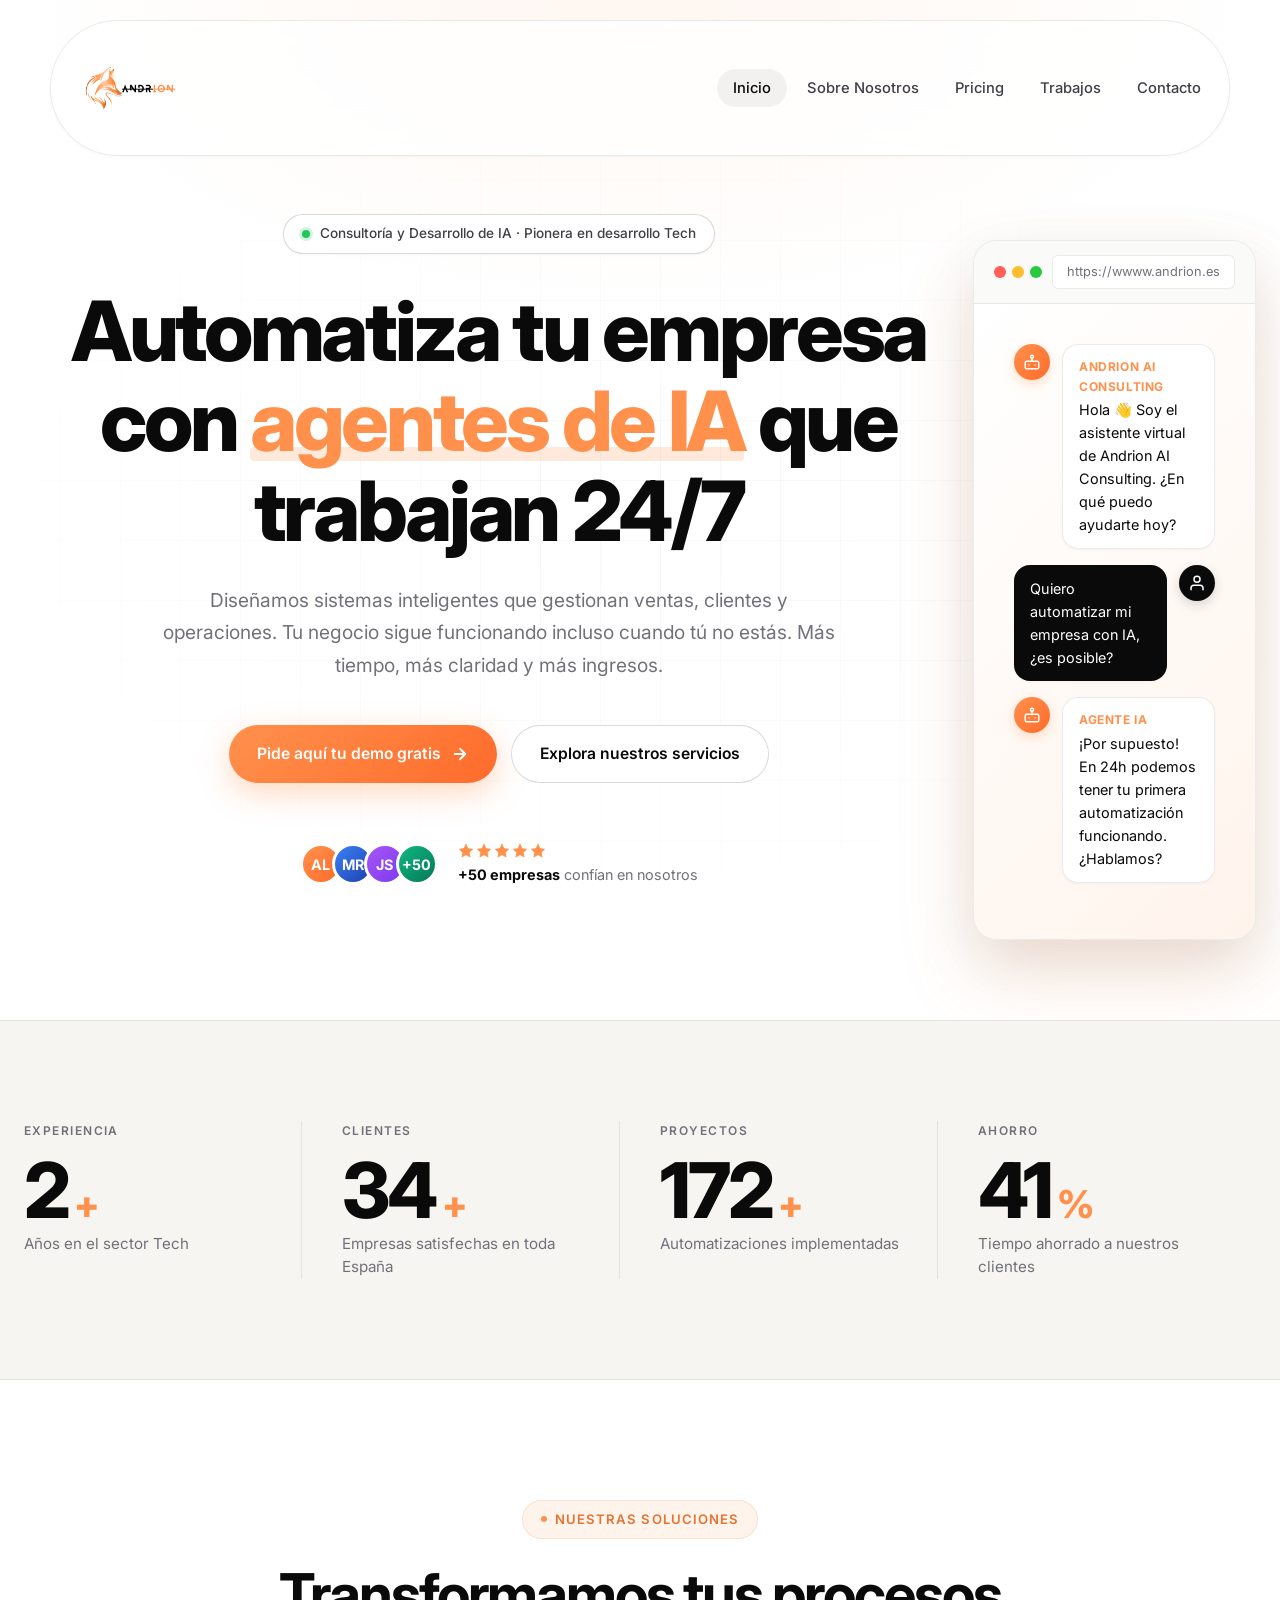
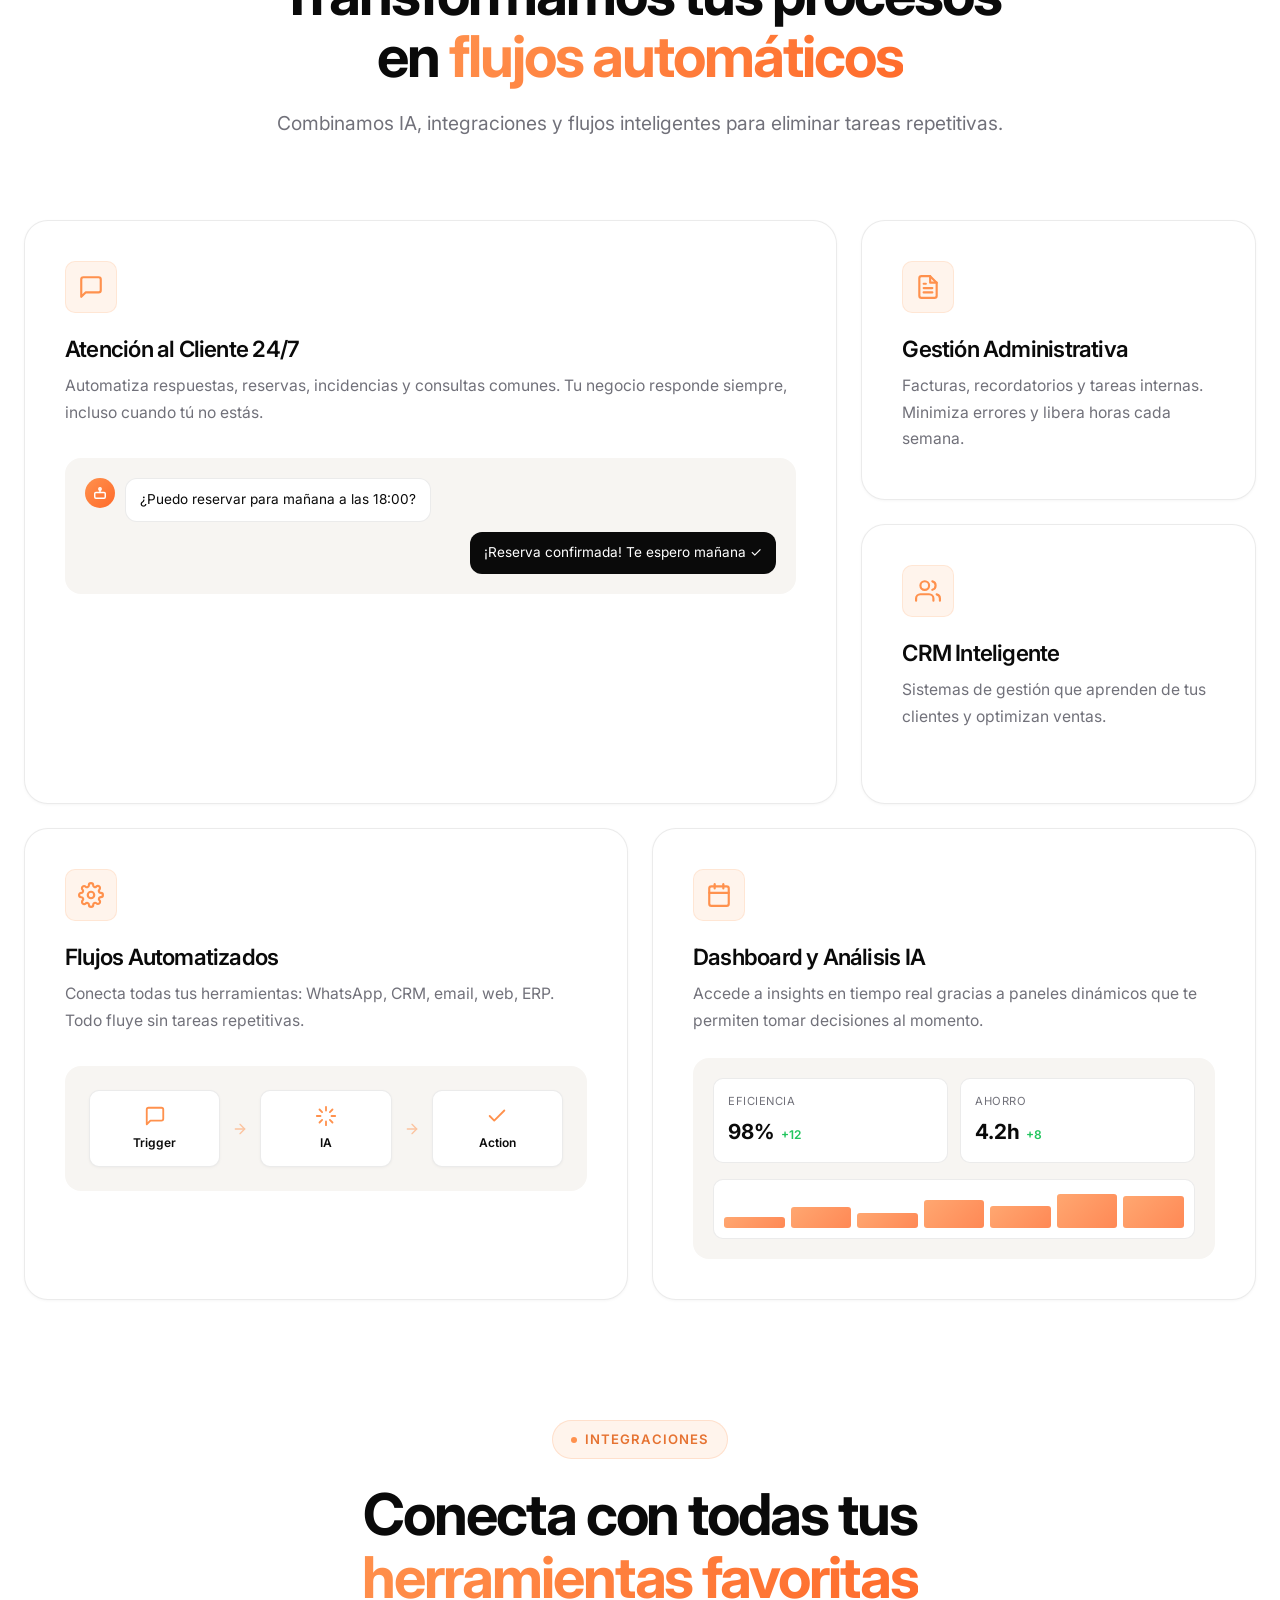
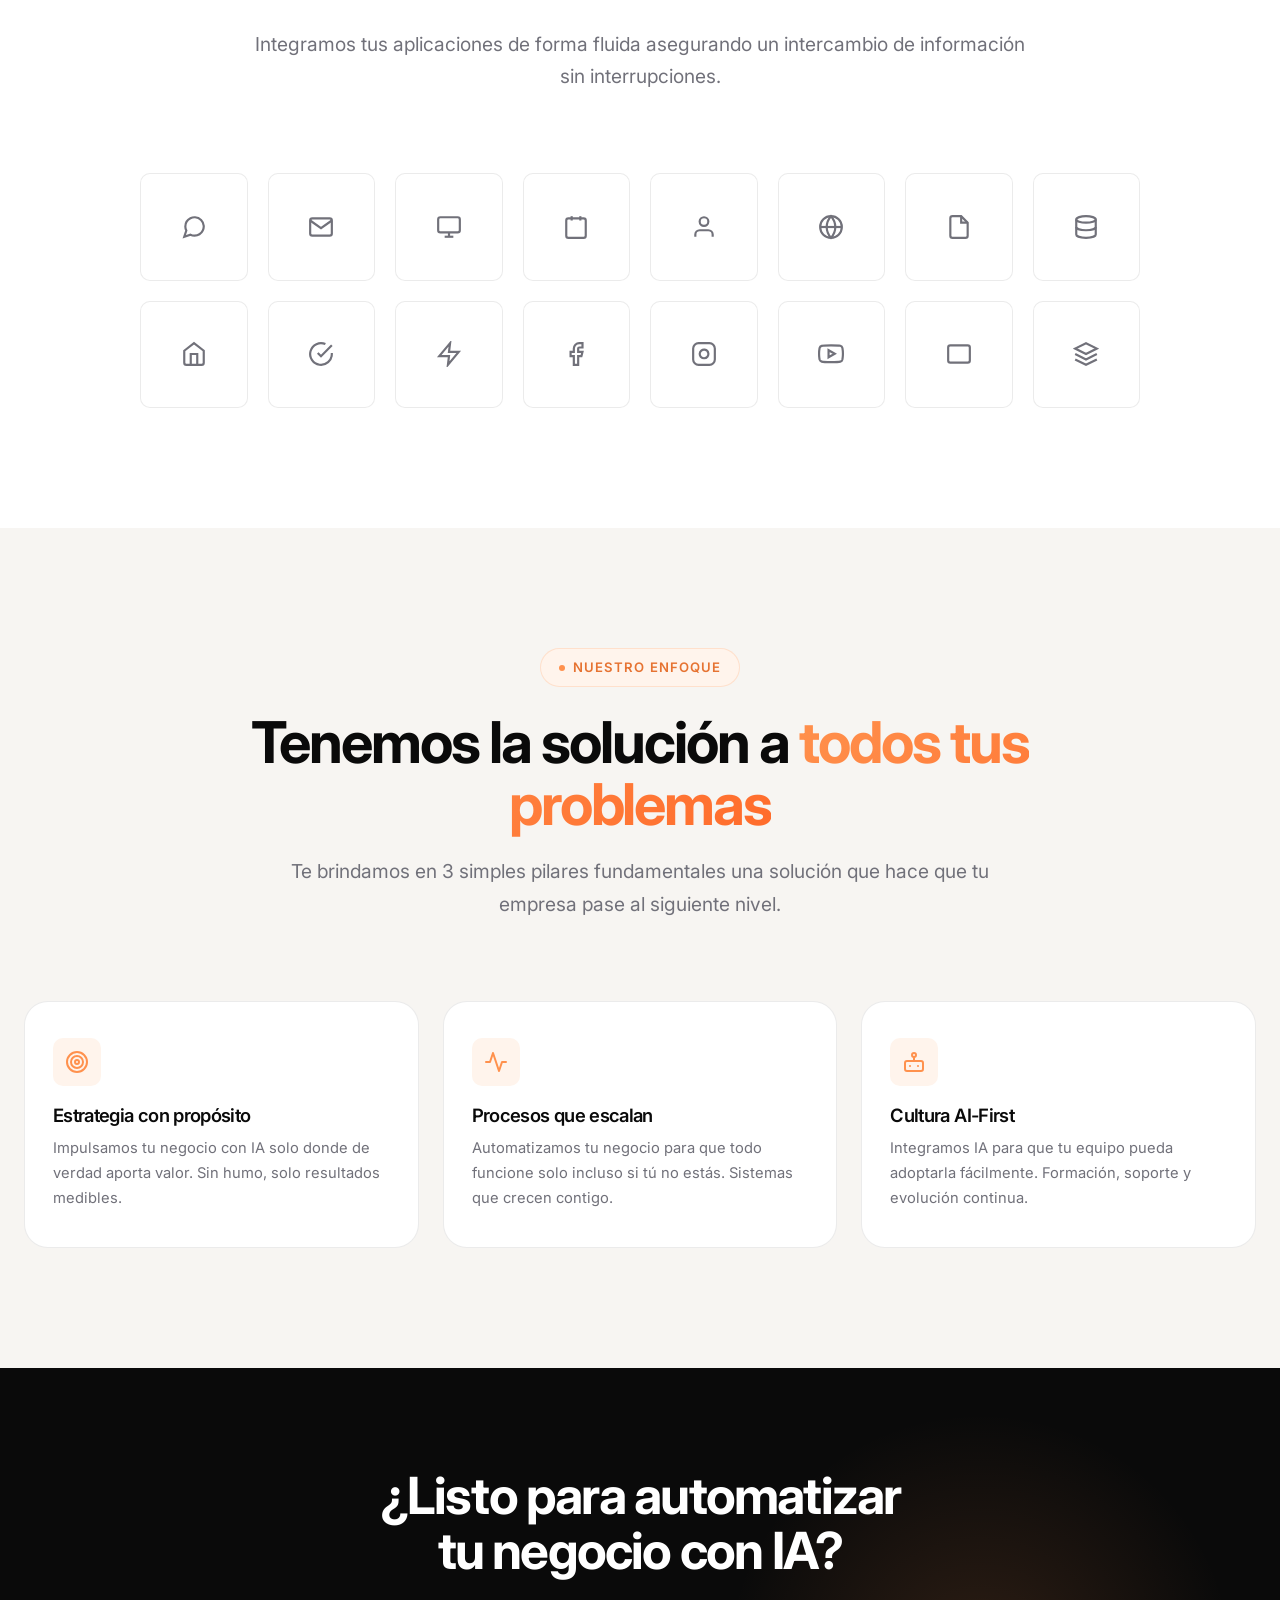
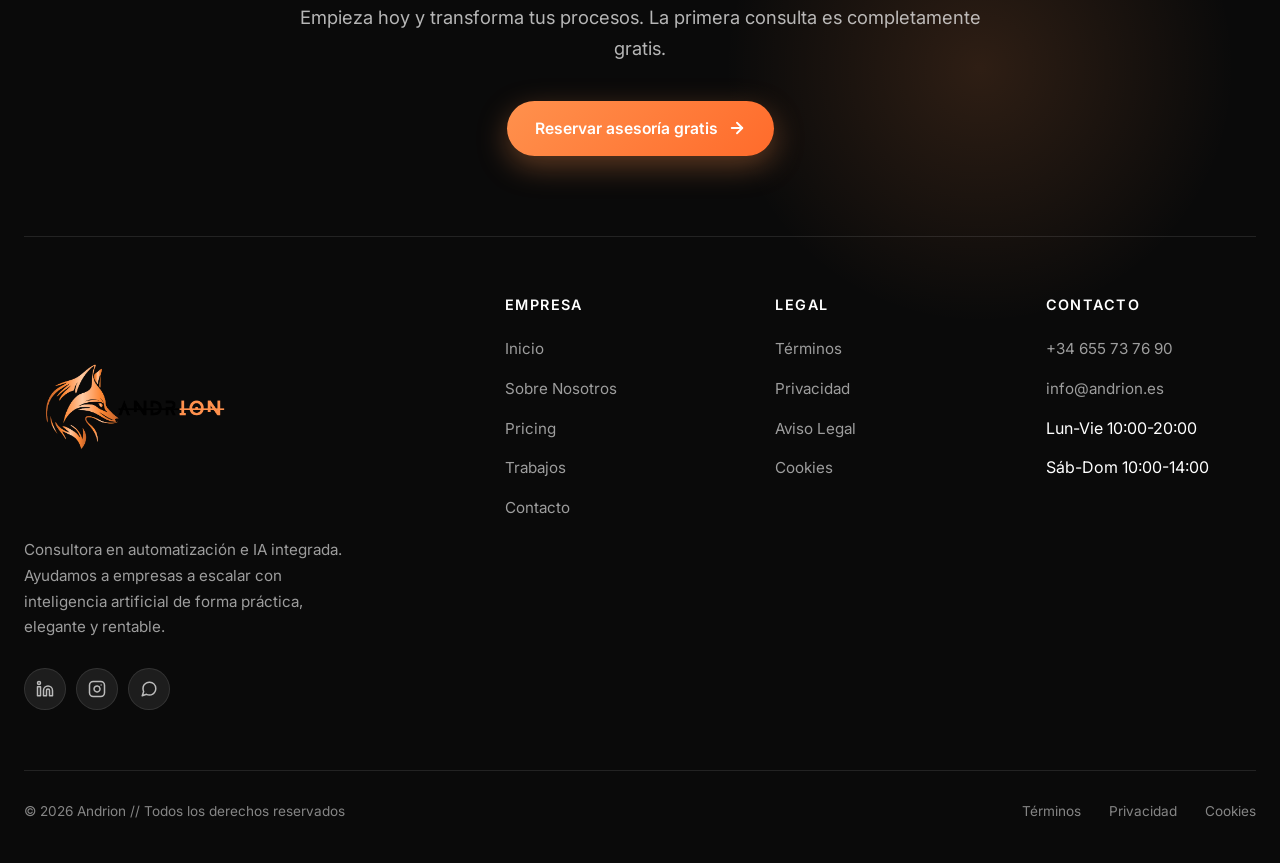
<file: andrion-web/index.html>
<!DOCTYPE html>
<html lang="es">
<head>
    <meta charset="UTF-8">
    <meta name="viewport" content="width=device-width, initial-scale=1.0">

    <!-- ============ SEO - EDITA AQUÍ EL TÍTULO Y DESCRIPCIÓN ============ -->
    <title>Andrion AI Consulting | IA y Automatización Premium para Empresas</title>
    <meta name="description" content="Diseñamos IA para automatizar tu empresa 24/7. Sistemas inteligentes que gestionan ventas, clientes y operaciones. Más tiempo, más claridad, más ingresos.">
    <meta name="keywords" content="inteligencia artificial, automatización IA, consultoría IA, Andrion, agentes IA, CRM inteligente">

    <!-- Open Graph -->
    <meta property="og:title" content="Andrion AI Consulting | IA y Automatización Premium">
    <meta property="og:description" content="Diseñamos IA para automatizar tu empresa 24/7.">
    <meta property="og:type" content="website">

    <!-- Fuentes -->
    <link rel="preconnect" href="https://fonts.googleapis.com">
    <link rel="preconnect" href="https://fonts.gstatic.com" crossorigin>
    <link href="https://fonts.googleapis.com/css2?family=Inter:wght@400;500;600;700;800;900&display=swap" rel="stylesheet">

    <!-- Estilos -->
    <link rel="stylesheet" href="css/style.css">
</head>
<body>

    <!-- =============================================================
         NAVBAR - Menú flotante
         Se repite en todas las páginas, cambia solo la clase "active"
         ============================================================= -->
    <nav class="navbar">
        <div class="nav-container">
            <a href="index.html" class="nav-logo">
    <img src="images/logo png definitivo andrion.png" 
         alt="Andrion" 
         class="nav-logo-img"
         style="height:110px; width:auto; display:block;">
</a>

            <button class="nav-toggle" aria-label="Menú">
                <span></span><span></span><span></span>
            </button>

            <ul class="nav-menu">
                <li><a href="index.html" class="active">Inicio</a></li>
                <li><a href="sobre-nosotros.html">Sobre Nosotros</a></li>
                <li><a href="pricing.html">Pricing</a></li>
                <li><a href="trabajos.html">Trabajos</a></li>
                <li><a href="contacto.html">Contacto</a></li>
            </ul>
        </div>
    </nav>

    <!-- =============================================================
         HERO - Sección principal con gancho visual
         EDITA: título, subtítulo, botones
         ============================================================= -->
    <section class="hero">
        <div class="hero-content">
            <div class="hero-badge">
                <span class="dot-live"></span>
                <span>Consultoría y Desarrollo de IA · Pionera en desarrollo Tech</span>
            </div>

            <!-- ============ EDITA AQUÍ EL TÍTULO PRINCIPAL ============ -->
            <h1>
                Automatiza tu empresa con <span class="highlight">agentes de IA</span>
                que trabajan 24/7
            </h1>

            <!-- ============ EDITA AQUÍ EL SUBTÍTULO ============ -->
            <p class="hero-desc">
                Diseñamos sistemas inteligentes que gestionan ventas, clientes y operaciones.
                Tu negocio sigue funcionando incluso cuando tú no estás. Más tiempo, más claridad y más ingresos.
            </p>

            <!-- ============ EDITA AQUÍ LOS BOTONES Y ENLACES ============ -->
            <div class="hero-buttons">
                <a href="https://wa.link/kukgzl" target="_blank" class="btn btn-primary">
                    Pide aquí tu demo gratis
                    <svg xmlns="http://www.w3.org/2000/svg" viewBox="0 0 24 24" fill="none" stroke="currentColor" stroke-width="2.5" stroke-linecap="round" stroke-linejoin="round"><line x1="5" y1="12" x2="19" y2="12"></line><polyline points="12 5 19 12 12 19"></polyline></svg>
                </a>
                <a href="pricing.html" class="btn btn-ghost">
                    Explora nuestros servicios
                </a>
            </div>

            <!-- ============ SOCIAL PROOF (Estrellitas y clientes) ============ -->
            <div class="hero-proof">
                <div class="hero-avatars">
                    <div class="hero-avatar">AL</div>
                    <div class="hero-avatar">MR</div>
                    <div class="hero-avatar">JS</div>
                    <div class="hero-avatar">+50</div>
                </div>
                <div>
                    <div class="hero-stars">
                        <svg xmlns="http://www.w3.org/2000/svg" width="16" height="16" viewBox="0 0 24 24" fill="currentColor" stroke="currentColor" stroke-width="1" stroke-linecap="round" stroke-linejoin="round"><polygon points="12 2 15.09 8.26 22 9.27 17 14.14 18.18 21.02 12 17.77 5.82 21.02 7 14.14 2 9.27 8.91 8.26 12 2"></polygon></svg>
                        <svg xmlns="http://www.w3.org/2000/svg" width="16" height="16" viewBox="0 0 24 24" fill="currentColor" stroke="currentColor" stroke-width="1" stroke-linecap="round" stroke-linejoin="round"><polygon points="12 2 15.09 8.26 22 9.27 17 14.14 18.18 21.02 12 17.77 5.82 21.02 7 14.14 2 9.27 8.91 8.26 12 2"></polygon></svg>
                        <svg xmlns="http://www.w3.org/2000/svg" width="16" height="16" viewBox="0 0 24 24" fill="currentColor" stroke="currentColor" stroke-width="1" stroke-linecap="round" stroke-linejoin="round"><polygon points="12 2 15.09 8.26 22 9.27 17 14.14 18.18 21.02 12 17.77 5.82 21.02 7 14.14 2 9.27 8.91 8.26 12 2"></polygon></svg>
                        <svg xmlns="http://www.w3.org/2000/svg" width="16" height="16" viewBox="0 0 24 24" fill="currentColor" stroke="currentColor" stroke-width="1" stroke-linecap="round" stroke-linejoin="round"><polygon points="12 2 15.09 8.26 22 9.27 17 14.14 18.18 21.02 12 17.77 5.82 21.02 7 14.14 2 9.27 8.91 8.26 12 2"></polygon></svg>
                        <svg xmlns="http://www.w3.org/2000/svg" width="16" height="16" viewBox="0 0 24 24" fill="currentColor" stroke="currentColor" stroke-width="1" stroke-linecap="round" stroke-linejoin="round"><polygon points="12 2 15.09 8.26 22 9.27 17 14.14 18.18 21.02 12 17.77 5.82 21.02 7 14.14 2 9.27 8.91 8.26 12 2"></polygon></svg>
                    </div>
                    <div class="hero-proof-text"><strong>+50 empresas</strong> confían en nosotros</div>
                </div>
            </div>
        </div>

        <!-- =============================================================
             MOCKUP VISUAL - Ventana de chat simulada
             Este es el gancho visual principal del hero
             ============================================================= -->
        <div class="mockup-wrap">
            <div class="mockup-window">
                <div class="mockup-header">
                    <div class="mockup-dots">
                        <span></span><span></span><span></span>
                    </div>
                    <div class="mockup-url">https://wwww.andrion.es</div>
                </div>
                <div class="mockup-body">
                    <div class="chat-mockup">
                        <div class="chat-message">
                            <div class="chat-avatar">
                                <svg xmlns="http://www.w3.org/2000/svg" viewBox="0 0 24 24" fill="none" stroke="currentColor" stroke-width="2" stroke-linecap="round" stroke-linejoin="round"><rect x="3" y="11" width="18" height="10" rx="2" ry="2"></rect><circle cx="12" cy="5" r="2"></circle><path d="M12 7v4"></path><line x1="8" y1="16" x2="8" y2="16"></line><line x1="16" y1="16" x2="16" y2="16"></line></svg>
                            </div>
                            <div class="chat-bubble">
                                <strong>Andrion AI Consulting</strong>
                                Hola 👋 Soy el asistente virtual de Andrion AI Consulting. ¿En qué puedo ayudarte hoy?
                            </div>
                        </div>

                        <div class="chat-message user">
                            <div class="chat-avatar">
                                <svg xmlns="http://www.w3.org/2000/svg" viewBox="0 0 24 24" fill="none" stroke="currentColor" stroke-width="2" stroke-linecap="round" stroke-linejoin="round"><path d="M20 21v-2a4 4 0 0 0-4-4H8a4 4 0 0 0-4 4v2"></path><circle cx="12" cy="7" r="4"></circle></svg>
                            </div>
                            <div class="chat-bubble">
                                Quiero automatizar mi empresa con IA, ¿es posible?
                            </div>
                        </div>

                        <div class="chat-message">
                            <div class="chat-avatar">
                                <svg xmlns="http://www.w3.org/2000/svg" viewBox="0 0 24 24" fill="none" stroke="currentColor" stroke-width="2" stroke-linecap="round" stroke-linejoin="round"><rect x="3" y="11" width="18" height="10" rx="2" ry="2"></rect><circle cx="12" cy="5" r="2"></circle><path d="M12 7v4"></path><line x1="8" y1="16" x2="8" y2="16"></line><line x1="16" y1="16" x2="16" y2="16"></line></svg>
                            </div>
                            <div class="chat-bubble">
                                <strong>Agente IA</strong>
                                ¡Por supuesto! En 24h podemos tener tu primera automatización funcionando. ¿Hablamos?
                            </div>
                        </div>
                    </div>
                </div>
            </div>
        </div>
    </section>

    <!-- =============================================================
         SECCIÓN: ESTADÍSTICAS (Estilo Proyectados Antonio Torres)
         ============================================================= -->
    <section class="stats-section">
        <div class="container">
            <div class="stats-grid">
                <div class="stat-item">
                    <div class="stat-label">Experiencia</div>
                    <div class="stat-number"><span data-count="3">0</span><span class="suffix">+</span></div>
                    <div class="stat-desc">Años en el sector Tech</div>
                </div>
                <div class="stat-item">
                    <div class="stat-label">Clientes</div>
                    <div class="stat-number"><span data-count="50">0</span><span class="suffix">+</span></div>
                    <div class="stat-desc">Empresas satisfechas en toda España</div>
                </div>
                <div class="stat-item">
                    <div class="stat-label">Proyectos</div>
                    <div class="stat-number"><span data-count="250">0</span><span class="suffix">+</span></div>
                    <div class="stat-desc">Automatizaciones implementadas</div>
                </div>
                <div class="stat-item">
                    <div class="stat-label">Ahorro</div>
                    <div class="stat-number"><span data-count="60">0</span><span class="suffix">%</span></div>
                    <div class="stat-desc">Tiempo ahorrado a nuestros clientes</div>
                </div>
            </div>
        </div>
    </section>

    <!-- =============================================================
         SECCIÓN: BENTO GRID - Capacidades principales
         Estilo Ethery AI con mockups visuales reales
         ============================================================= -->
    <section class="section">
        <div class="container">
            <div class="section-header fade-in">
                <span class="section-tag"><span class="dot"></span>Nuestras soluciones</span>
                <h2>Transformamos tus procesos en <span class="text-gradient">flujos automáticos</span></h2>
                <p>Combinamos IA, integraciones y flujos inteligentes para eliminar tareas repetitivas.</p>
            </div>

            <div class="bento-grid">

                <!-- ============ BENTO GRANDE: Atención al cliente 24/7 ============ -->
                <div class="bento bento-lg fade-in">
                    <div class="bento-icon">
                        <svg xmlns="http://www.w3.org/2000/svg" viewBox="0 0 24 24" fill="none" stroke="currentColor" stroke-width="2" stroke-linecap="round" stroke-linejoin="round"><path d="M21 15a2 2 0 0 1-2 2H7l-4 4V5a2 2 0 0 1 2-2h14a2 2 0 0 1 2 2z"></path></svg>
                    </div>
                    <h3>Atención al Cliente 24/7</h3>
                    <p>Automatiza respuestas, reservas, incidencias y consultas comunes. Tu negocio responde siempre, incluso cuando tú no estás.</p>

                    <!-- Mini mockup de conversación dentro del bento -->
                    <div class="bento-visual">
                        <div style="background: var(--bg-cream); padding: 20px; border-radius: var(--r); display: flex; flex-direction: column; gap: 10px;">
                            <div style="display: flex; align-items: start; gap: 10px;">
                                <div style="width: 30px; height: 30px; background: var(--brand-gradient); border-radius: 50%; display: flex; align-items: center; justify-content: center; color: white; flex-shrink: 0;">
                                    <svg xmlns="http://www.w3.org/2000/svg" width="14" height="14" viewBox="0 0 24 24" fill="none" stroke="currentColor" stroke-width="2.5" stroke-linecap="round" stroke-linejoin="round"><rect x="3" y="11" width="18" height="10" rx="2" ry="2"></rect><circle cx="12" cy="5" r="2"></circle><path d="M12 7v4"></path></svg>
                                </div>
                                <div style="background: white; padding: 10px 14px; border-radius: 12px; font-size: 0.85rem; border: 1px solid var(--border);">¿Puedo reservar para mañana a las 18:00?</div>
                            </div>
                            <div style="display: flex; align-items: start; gap: 10px; flex-direction: row-reverse;">
                                <div style="background: var(--text); color: white; padding: 10px 14px; border-radius: 12px; font-size: 0.85rem;">¡Reserva confirmada! Te espero mañana ✓</div>
                            </div>
                        </div>
                    </div>
                </div>

                <!-- ============ BENTO: Gestión administrativa ============ -->
                <div class="bento bento-sm fade-in">
                    <div class="bento-icon">
                        <svg xmlns="http://www.w3.org/2000/svg" viewBox="0 0 24 24" fill="none" stroke="currentColor" stroke-width="2" stroke-linecap="round" stroke-linejoin="round"><path d="M14 2H6a2 2 0 0 0-2 2v16a2 2 0 0 0 2 2h12a2 2 0 0 0 2-2V8z"></path><polyline points="14 2 14 8 20 8"></polyline><line x1="16" y1="13" x2="8" y2="13"></line><line x1="16" y1="17" x2="8" y2="17"></line><polyline points="10 9 9 9 8 9"></polyline></svg>
                    </div>
                    <h3>Gestión Administrativa</h3>
                    <p>Facturas, recordatorios y tareas internas. Minimiza errores y libera horas cada semana.</p>
                </div>

                <!-- ============ BENTO: CRM inteligente ============ -->
                <div class="bento bento-sm fade-in">
                    <div class="bento-icon">
                        <svg xmlns="http://www.w3.org/2000/svg" viewBox="0 0 24 24" fill="none" stroke="currentColor" stroke-width="2" stroke-linecap="round" stroke-linejoin="round"><path d="M17 21v-2a4 4 0 0 0-4-4H5a4 4 0 0 0-4 4v2"></path><circle cx="9" cy="7" r="4"></circle><path d="M23 21v-2a4 4 0 0 0-3-3.87"></path><path d="M16 3.13a4 4 0 0 1 0 7.75"></path></svg>
                    </div>
                    <h3>CRM Inteligente</h3>
                    <p>Sistemas de gestión que aprenden de tus clientes y optimizan ventas.</p>
                </div>

                <!-- ============ BENTO: Automatización de procesos ============ -->
                <div class="bento bento-md fade-in">
                    <div class="bento-icon">
                        <svg xmlns="http://www.w3.org/2000/svg" viewBox="0 0 24 24" fill="none" stroke="currentColor" stroke-width="2" stroke-linecap="round" stroke-linejoin="round"><circle cx="12" cy="12" r="3"></circle><path d="M19.4 15a1.65 1.65 0 0 0 .33 1.82l.06.06a2 2 0 0 1 0 2.83 2 2 0 0 1-2.83 0l-.06-.06a1.65 1.65 0 0 0-1.82-.33 1.65 1.65 0 0 0-1 1.51V21a2 2 0 0 1-2 2 2 2 0 0 1-2-2v-.09A1.65 1.65 0 0 0 9 19.4a1.65 1.65 0 0 0-1.82.33l-.06.06a2 2 0 0 1-2.83 0 2 2 0 0 1 0-2.83l.06-.06a1.65 1.65 0 0 0 .33-1.82 1.65 1.65 0 0 0-1.51-1H3a2 2 0 0 1-2-2 2 2 0 0 1 2-2h.09A1.65 1.65 0 0 0 4.6 9a1.65 1.65 0 0 0-.33-1.82l-.06-.06a2 2 0 0 1 0-2.83 2 2 0 0 1 2.83 0l.06.06a1.65 1.65 0 0 0 1.82.33H9a1.65 1.65 0 0 0 1-1.51V3a2 2 0 0 1 2-2 2 2 0 0 1 2 2v.09a1.65 1.65 0 0 0 1 1.51 1.65 1.65 0 0 0 1.82-.33l.06-.06a2 2 0 0 1 2.83 0 2 2 0 0 1 0 2.83l-.06.06a1.65 1.65 0 0 0-.33 1.82V9a1.65 1.65 0 0 0 1.51 1H21a2 2 0 0 1 2 2 2 2 0 0 1-2 2h-.09a1.65 1.65 0 0 0-1.51 1z"></path></svg>
                    </div>
                    <h3>Flujos Automatizados</h3>
                    <p>Conecta todas tus herramientas: WhatsApp, CRM, email, web, ERP. Todo fluye sin tareas repetitivas.</p>

                    <!-- Mini visual de nodos de workflow -->
                    <div class="bento-visual">
                        <div class="workflow-nodes">
                            <div class="workflow-node">
                                <svg xmlns="http://www.w3.org/2000/svg" viewBox="0 0 24 24" fill="none" stroke="currentColor" stroke-width="2" stroke-linecap="round" stroke-linejoin="round"><path d="M21 15a2 2 0 0 1-2 2H7l-4 4V5a2 2 0 0 1 2-2h14a2 2 0 0 1 2 2z"></path></svg>
                                Trigger
                            </div>
                            <div class="workflow-arrow">
                                <svg xmlns="http://www.w3.org/2000/svg" viewBox="0 0 24 24" fill="none" stroke="currentColor" stroke-width="2" stroke-linecap="round" stroke-linejoin="round"><line x1="5" y1="12" x2="19" y2="12"></line><polyline points="12 5 19 12 12 19"></polyline></svg>
                            </div>
                            <div class="workflow-node">
                                <svg xmlns="http://www.w3.org/2000/svg" viewBox="0 0 24 24" fill="none" stroke="currentColor" stroke-width="2" stroke-linecap="round" stroke-linejoin="round"><path d="M12 2v4M12 18v4M4.93 4.93l2.83 2.83M16.24 16.24l2.83 2.83M2 12h4M18 12h4M4.93 19.07l2.83-2.83M16.24 7.76l2.83-2.83"></path></svg>
                                IA
                            </div>
                            <div class="workflow-arrow">
                                <svg xmlns="http://www.w3.org/2000/svg" viewBox="0 0 24 24" fill="none" stroke="currentColor" stroke-width="2" stroke-linecap="round" stroke-linejoin="round"><line x1="5" y1="12" x2="19" y2="12"></line><polyline points="12 5 19 12 12 19"></polyline></svg>
                            </div>
                            <div class="workflow-node">
                                <svg xmlns="http://www.w3.org/2000/svg" viewBox="0 0 24 24" fill="none" stroke="currentColor" stroke-width="2" stroke-linecap="round" stroke-linejoin="round"><polyline points="20 6 9 17 4 12"></polyline></svg>
                                Action
                            </div>
                        </div>
                    </div>
                </div>

                <!-- ============ BENTO: Reservas inteligentes ============ -->
                <div class="bento bento-md fade-in">
                    <div class="bento-icon">
                        <svg xmlns="http://www.w3.org/2000/svg" viewBox="0 0 24 24" fill="none" stroke="currentColor" stroke-width="2" stroke-linecap="round" stroke-linejoin="round"><rect x="3" y="4" width="18" height="18" rx="2" ry="2"></rect><line x1="16" y1="2" x2="16" y2="6"></line><line x1="8" y1="2" x2="8" y2="6"></line><line x1="3" y1="10" x2="21" y2="10"></line></svg>
                    </div>
                    <h3>Dashboard y Análisis IA</h3>
                    <p>Accede a insights en tiempo real gracias a paneles dinámicos que te permiten tomar decisiones al momento.</p>

                    <!-- Mini dashboard visual -->
                    <div class="dashboard-visual">
                        <div class="dashboard-stats">
                            <div class="dashboard-stat">
                                <div class="dashboard-stat-label">Eficiencia</div>
                                <div class="dashboard-stat-value">98%<span class="trend">+12</span></div>
                            </div>
                            <div class="dashboard-stat">
                                <div class="dashboard-stat-label">Ahorro</div>
                                <div class="dashboard-stat-value">4.2h<span class="trend">+8</span></div>
                            </div>
                        </div>
                        <div class="dashboard-chart">
                            <div class="dashboard-bar" style="height: 30%"></div>
                            <div class="dashboard-bar" style="height: 55%"></div>
                            <div class="dashboard-bar" style="height: 40%"></div>
                            <div class="dashboard-bar" style="height: 75%"></div>
                            <div class="dashboard-bar" style="height: 60%"></div>
                            <div class="dashboard-bar" style="height: 90%"></div>
                            <div class="dashboard-bar" style="height: 85%"></div>
                        </div>
                    </div>
                </div>

            </div>
        </div>
    </section>

    <!-- =============================================================
         SECCIÓN: INTEGRACIONES
         Logos de herramientas conectadas
         ============================================================= -->
    <section class="section" style="padding-top: 0;">
        <div class="container">
            <div class="section-header fade-in">
                <span class="section-tag"><span class="dot"></span>Integraciones</span>
                <h2>Conecta con todas tus <span class="text-gradient">herramientas favoritas</span></h2>
                <p>Integramos tus aplicaciones de forma fluida asegurando un intercambio de información sin interrupciones.</p>
            </div>

            <div style="display: grid; grid-template-columns: repeat(8, 1fr); gap: 20px; max-width: 1000px; margin: 0 auto;">
                <!-- ============ LOGOS DE INTEGRACIONES ============ -->
                <!-- Para añadir más, duplica un .integration-logo -->
                <div class="integration-logo"><svg xmlns="http://www.w3.org/2000/svg" viewBox="0 0 24 24" fill="none" stroke="currentColor" stroke-width="2"><path d="M21 11.5a8.38 8.38 0 0 1-.9 3.8 8.5 8.5 0 0 1-7.6 4.7 8.38 8.38 0 0 1-3.8-.9L3 21l1.9-5.7a8.38 8.38 0 0 1-.9-3.8 8.5 8.5 0 0 1 4.7-7.6 8.38 8.38 0 0 1 3.8-.9h.5a8.48 8.48 0 0 1 8 8v.5z"></path></svg></div>
                <div class="integration-logo"><svg xmlns="http://www.w3.org/2000/svg" viewBox="0 0 24 24" fill="none" stroke="currentColor" stroke-width="2"><path d="M4 4h16c1.1 0 2 .9 2 2v12c0 1.1-.9 2-2 2H4c-1.1 0-2-.9-2-2V6c0-1.1.9-2 2-2z"></path><polyline points="22,6 12,13 2,6"></polyline></svg></div>
                <div class="integration-logo"><svg xmlns="http://www.w3.org/2000/svg" viewBox="0 0 24 24" fill="none" stroke="currentColor" stroke-width="2"><rect x="2" y="3" width="20" height="14" rx="2" ry="2"></rect><line x1="8" y1="21" x2="16" y2="21"></line><line x1="12" y1="17" x2="12" y2="21"></line></svg></div>
                <div class="integration-logo"><svg xmlns="http://www.w3.org/2000/svg" viewBox="0 0 24 24" fill="none" stroke="currentColor" stroke-width="2"><rect x="3" y="4" width="18" height="18" rx="2" ry="2"></rect><line x1="16" y1="2" x2="16" y2="6"></line><line x1="8" y1="2" x2="8" y2="6"></line></svg></div>
                <div class="integration-logo"><svg xmlns="http://www.w3.org/2000/svg" viewBox="0 0 24 24" fill="none" stroke="currentColor" stroke-width="2"><path d="M20 21v-2a4 4 0 0 0-4-4H8a4 4 0 0 0-4 4v2"></path><circle cx="12" cy="7" r="4"></circle></svg></div>
                <div class="integration-logo"><svg xmlns="http://www.w3.org/2000/svg" viewBox="0 0 24 24" fill="none" stroke="currentColor" stroke-width="2"><circle cx="12" cy="12" r="10"></circle><line x1="2" y1="12" x2="22" y2="12"></line><path d="M12 2a15.3 15.3 0 0 1 4 10 15.3 15.3 0 0 1-4 10 15.3 15.3 0 0 1-4-10 15.3 15.3 0 0 1 4-10z"></path></svg></div>
                <div class="integration-logo"><svg xmlns="http://www.w3.org/2000/svg" viewBox="0 0 24 24" fill="none" stroke="currentColor" stroke-width="2"><path d="M14 2H6a2 2 0 0 0-2 2v16a2 2 0 0 0 2 2h12a2 2 0 0 0 2-2V8z"></path><polyline points="14 2 14 8 20 8"></polyline></svg></div>
                <div class="integration-logo"><svg xmlns="http://www.w3.org/2000/svg" viewBox="0 0 24 24" fill="none" stroke="currentColor" stroke-width="2"><ellipse cx="12" cy="5" rx="9" ry="3"></ellipse><path d="M21 12c0 1.66-4 3-9 3s-9-1.34-9-3"></path><path d="M3 5v14c0 1.66 4 3 9 3s9-1.34 9-3V5"></path></svg></div>
                <div class="integration-logo"><svg xmlns="http://www.w3.org/2000/svg" viewBox="0 0 24 24" fill="none" stroke="currentColor" stroke-width="2"><path d="M3 9l9-7 9 7v11a2 2 0 0 1-2 2H5a2 2 0 0 1-2-2z"></path><polyline points="9 22 9 12 15 12 15 22"></polyline></svg></div>
                <div class="integration-logo"><svg xmlns="http://www.w3.org/2000/svg" viewBox="0 0 24 24" fill="none" stroke="currentColor" stroke-width="2"><path d="M22 11.08V12a10 10 0 1 1-5.93-9.14"></path><polyline points="22 4 12 14.01 9 11.01"></polyline></svg></div>
                <div class="integration-logo"><svg xmlns="http://www.w3.org/2000/svg" viewBox="0 0 24 24" fill="none" stroke="currentColor" stroke-width="2"><polygon points="13 2 3 14 12 14 11 22 21 10 12 10 13 2"></polygon></svg></div>
                <div class="integration-logo"><svg xmlns="http://www.w3.org/2000/svg" viewBox="0 0 24 24" fill="none" stroke="currentColor" stroke-width="2"><path d="M18 2h-3a5 5 0 0 0-5 5v3H7v4h3v8h4v-8h3l1-4h-4V7a1 1 0 0 1 1-1h3z"></path></svg></div>
                <div class="integration-logo"><svg xmlns="http://www.w3.org/2000/svg" viewBox="0 0 24 24" fill="none" stroke="currentColor" stroke-width="2"><rect x="2" y="2" width="20" height="20" rx="5" ry="5"></rect><path d="M16 11.37A4 4 0 1 1 12.63 8 4 4 0 0 1 16 11.37z"></path><line x1="17.5" y1="6.5" x2="17.51" y2="6.5"></line></svg></div>
                <div class="integration-logo"><svg xmlns="http://www.w3.org/2000/svg" viewBox="0 0 24 24" fill="none" stroke="currentColor" stroke-width="2"><path d="M22.54 6.42a2.78 2.78 0 0 0-1.94-2C18.88 4 12 4 12 4s-6.88 0-8.6.46a2.78 2.78 0 0 0-1.94 2A29 29 0 0 0 1 11.75a29 29 0 0 0 .46 5.33A2.78 2.78 0 0 0 3.4 19c1.72.46 8.6.46 8.6.46s6.88 0 8.6-.46a2.78 2.78 0 0 0 1.94-2 29 29 0 0 0 .46-5.25 29 29 0 0 0-.46-5.33z"></path><polygon points="9.75 15.02 15.5 11.75 9.75 8.48 9.75 15.02"></polygon></svg></div>
                <div class="integration-logo"><svg xmlns="http://www.w3.org/2000/svg" viewBox="0 0 24 24" fill="none" stroke="currentColor" stroke-width="2"><rect x="2" y="4" width="20" height="16" rx="2"></rect><path d="M7 15h0M12 15h0M17 15h0"></path></svg></div>
                <div class="integration-logo"><svg xmlns="http://www.w3.org/2000/svg" viewBox="0 0 24 24" fill="none" stroke="currentColor" stroke-width="2"><path d="M12 2L2 7l10 5 10-5-10-5z"></path><path d="M2 17l10 5 10-5"></path><path d="M2 12l10 5 10-5"></path></svg></div>
            </div>
        </div>
    </section>

    <!-- =============================================================
         SECCIÓN: 3 PILARES FUNDAMENTALES
         EDITA los pilares aquí
         ============================================================= -->
    <section class="section" style="background: var(--bg-cream);">
        <div class="container">
            <div class="section-header fade-in">
                <span class="section-tag"><span class="dot"></span>Nuestro enfoque</span>
                <h2>Tenemos la solución a <span class="text-gradient">todos tus problemas</span></h2>
                <p>Te brindamos en 3 simples pilares fundamentales una solución que hace que tu empresa pase al siguiente nivel.</p>
            </div>

            <div class="process-grid" style="grid-template-columns: repeat(3, 1fr);">

                <!-- ============ PILAR 1 ============ -->
                <div class="process-card fade-in">
                    <div class="process-icon">
                        <svg xmlns="http://www.w3.org/2000/svg" viewBox="0 0 24 24" fill="none" stroke="currentColor" stroke-width="2" stroke-linecap="round" stroke-linejoin="round"><circle cx="12" cy="12" r="10"></circle><circle cx="12" cy="12" r="6"></circle><circle cx="12" cy="12" r="2"></circle></svg>
                    </div>
                    <h4>Estrategia con propósito</h4>
                    <p>Impulsamos tu negocio con IA solo donde de verdad aporta valor. Sin humo, solo resultados medibles.</p>
                </div>

                <!-- ============ PILAR 2 ============ -->
                <div class="process-card fade-in">
                    <div class="process-icon">
                        <svg xmlns="http://www.w3.org/2000/svg" viewBox="0 0 24 24" fill="none" stroke="currentColor" stroke-width="2" stroke-linecap="round" stroke-linejoin="round"><polyline points="22 12 18 12 15 21 9 3 6 12 2 12"></polyline></svg>
                    </div>
                    <h4>Procesos que escalan</h4>
                    <p>Automatizamos tu negocio para que todo funcione solo incluso si tú no estás. Sistemas que crecen contigo.</p>
                </div>

                <!-- ============ PILAR 3 ============ -->
                <div class="process-card fade-in">
                    <div class="process-icon">
                        <svg xmlns="http://www.w3.org/2000/svg" viewBox="0 0 24 24" fill="none" stroke="currentColor" stroke-width="2" stroke-linecap="round" stroke-linejoin="round"><rect x="3" y="11" width="18" height="10" rx="2" ry="2"></rect><circle cx="12" cy="5" r="2"></circle><path d="M12 7v4"></path><line x1="8" y1="16" x2="8" y2="16"></line><line x1="16" y1="16" x2="16" y2="16"></line></svg>
                    </div>
                    <h4>Cultura AI-First</h4>
                    <p>Integramos IA para que tu equipo pueda adoptarla fácilmente. Formación, soporte y evolución continua.</p>
                </div>

            </div>
        </div>
    </section>

    <!-- =============================================================
         FOOTER CON CTA
         ============================================================= -->
    <footer class="footer">
        <div class="container">
            <div class="footer-cta">
                <h2>¿Listo para automatizar <br>tu negocio con IA?</h2>
                <p>Empieza hoy y transforma tus procesos. La primera consulta es completamente gratis.</p>
                <div class="hero-buttons" style="justify-content: center;">
                    <a href="https://calendly.com/apl-network/30min" target="_blank" class="btn btn-primary">
                        Reservar asesoría gratis
                        <svg xmlns="http://www.w3.org/2000/svg" viewBox="0 0 24 24" fill="none" stroke="currentColor" stroke-width="2.5" stroke-linecap="round" stroke-linejoin="round"><line x1="5" y1="12" x2="19" y2="12"></line><polyline points="12 5 19 12 12 19"></polyline></svg>
                    </a>
                </div>
            </div>

            <div class="footer-grid">
                <div class="footer-brand">
                    <a href="index.html" class="nav-logo">
    <img src="images/logo png definitivo andrion.png" 
         alt="Andrion" 
         class="nav-logo-img"
         style="height:220px; width:auto; display:block;">
</a>
                    <p>Consultora en automatización e IA integrada. Ayudamos a empresas a escalar con inteligencia artificial de forma práctica, elegante y rentable.</p>
                    <div class="footer-socials">
                        <a href="#" aria-label="LinkedIn"><svg xmlns="http://www.w3.org/2000/svg" viewBox="0 0 24 24" fill="none" stroke="currentColor" stroke-width="2" stroke-linecap="round" stroke-linejoin="round"><path d="M16 8a6 6 0 0 1 6 6v7h-4v-7a2 2 0 0 0-2-2 2 2 0 0 0-2 2v7h-4v-7a6 6 0 0 1 6-6z"></path><rect x="2" y="9" width="4" height="12"></rect><circle cx="4" cy="4" r="2"></circle></svg></a>
                        <a href="#" aria-label="Instagram"><svg xmlns="http://www.w3.org/2000/svg" viewBox="0 0 24 24" fill="none" stroke="currentColor" stroke-width="2" stroke-linecap="round" stroke-linejoin="round"><rect x="2" y="2" width="20" height="20" rx="5" ry="5"></rect><path d="M16 11.37A4 4 0 1 1 12.63 8 4 4 0 0 1 16 11.37z"></path><line x1="17.5" y1="6.5" x2="17.51" y2="6.5"></line></svg></a>
                        <a href="https://wa.link/kukgzl" target="_blank" aria-label="WhatsApp"><svg xmlns="http://www.w3.org/2000/svg" viewBox="0 0 24 24" fill="none" stroke="currentColor" stroke-width="2" stroke-linecap="round" stroke-linejoin="round"><path d="M21 11.5a8.38 8.38 0 0 1-.9 3.8 8.5 8.5 0 0 1-7.6 4.7 8.38 8.38 0 0 1-3.8-.9L3 21l1.9-5.7a8.38 8.38 0 0 1-.9-3.8 8.5 8.5 0 0 1 4.7-7.6 8.38 8.38 0 0 1 3.8-.9h.5a8.48 8.48 0 0 1 8 8v.5z"></path></svg></a>
                    </div>
                </div>

                <div class="footer-col">
                    <h4>Empresa</h4>
                    <ul>
                        <li><a href="index.html">Inicio</a></li>
                        <li><a href="sobre-nosotros.html">Sobre Nosotros</a></li>
                        <li><a href="pricing.html">Pricing</a></li>
                        <li><a href="trabajos.html">Trabajos</a></li>
                        <li><a href="contacto.html">Contacto</a></li>
                    </ul>
                </div>

                <div class="footer-col">
                    <h4>Legal</h4>
                    <ul>
                        <li><a href="#">Términos</a></li>
                        <li><a href="#">Privacidad</a></li>
                        <li><a href="#">Aviso Legal</a></li>
                        <li><a href="#">Cookies</a></li>
                    </ul>
                </div>

                <div class="footer-col">
                    <h4>Contacto</h4>
                    <ul>
                        <li><a href="tel:+34655737690">+34 655 73 76 90</a></li>
                        <li><a href="mailto:info@andrion.es">info@andrion.es</a></li>
                        <li>Lun-Vie 10:00-20:00</li>
                        <li>Sáb-Dom 10:00-14:00</li>
                    </ul>
                </div>
            </div>

            <div class="footer-bottom">
                <div>© 2026 Andrion // Todos los derechos reservados</div>
                <div class="footer-legal">
                    <a href="#">Términos</a>
                    <a href="#">Privacidad</a>
                    <a href="#">Cookies</a>
                </div>
            </div>
        </div>
    </footer>

    <script src="js/script.js"></script>
</body>
</html>
</file>
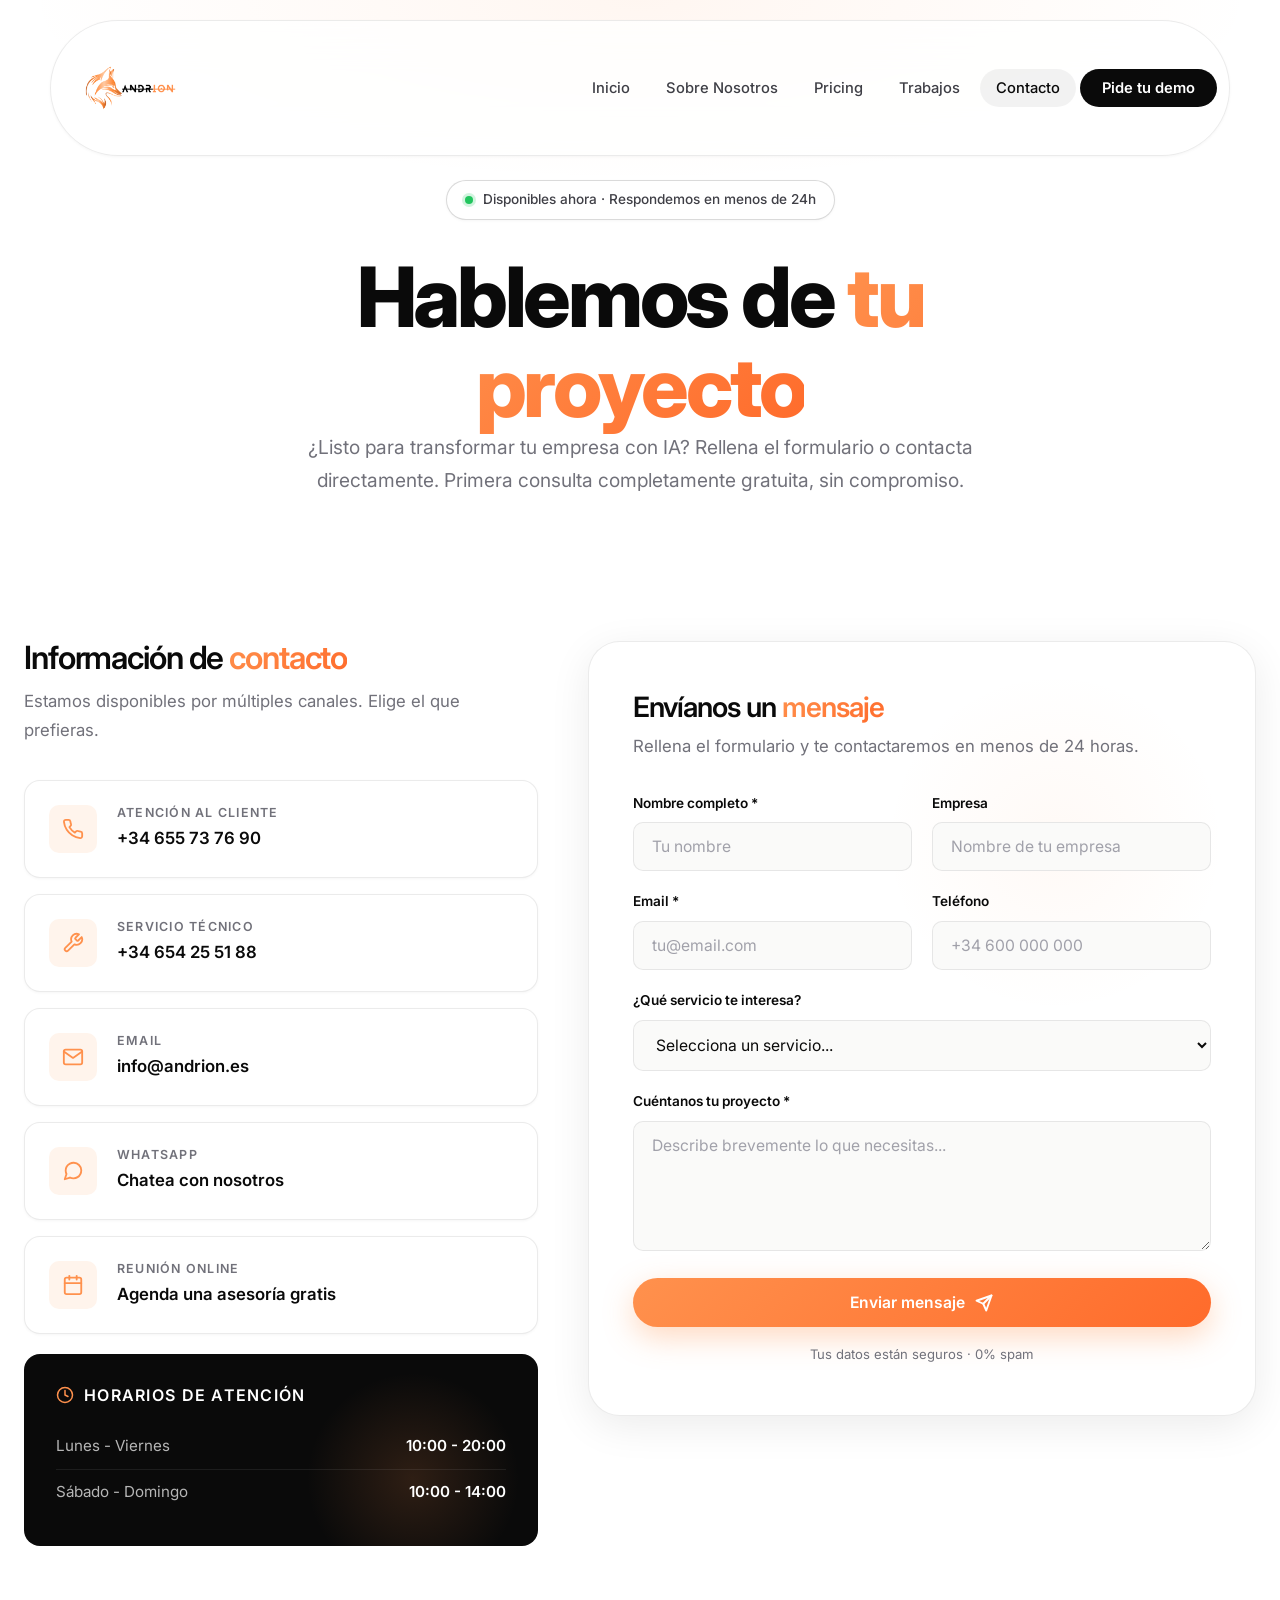
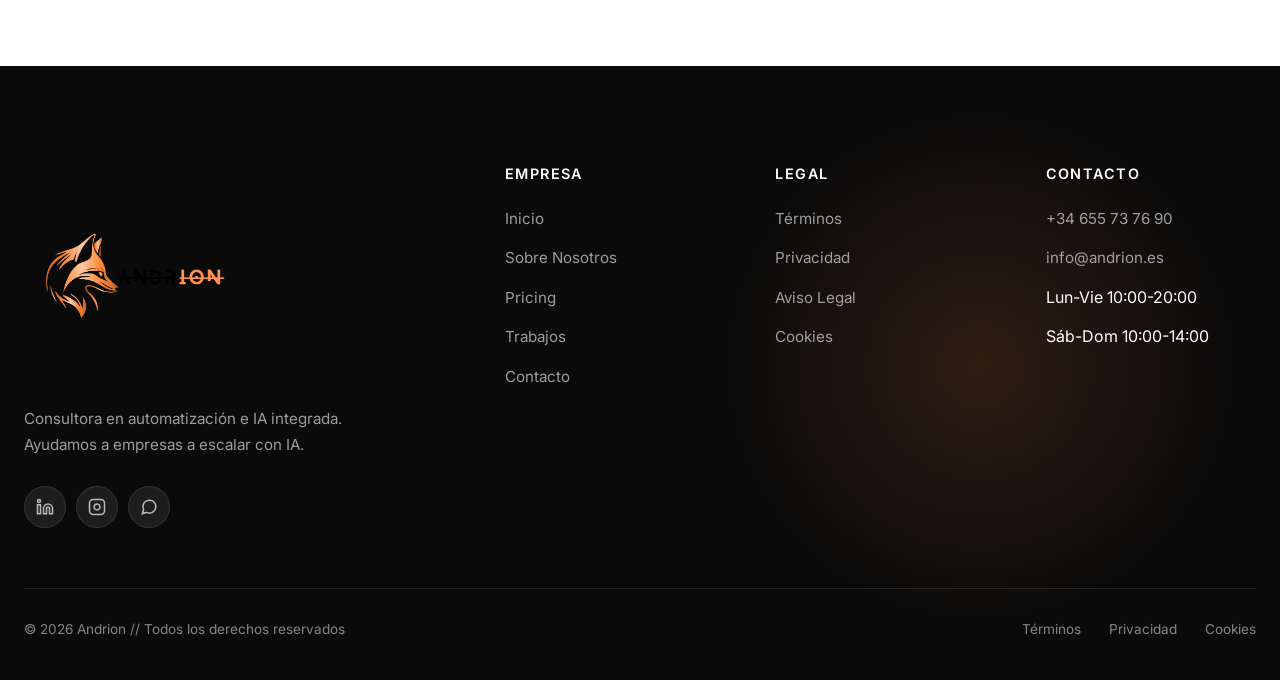
<file: andrion-web/contacto.html>
<!DOCTYPE html>
<html lang="es">
<head>
    <meta charset="UTF-8">
    <meta name="viewport" content="width=device-width, initial-scale=1.0">
    <title>Contacto | Andrion AI Consulting</title>
    <meta name="description" content="Contacta con Andrion AI Consulting. Teléfono, email, WhatsApp y formulario. Primera consulta gratis.">

    <link rel="preconnect" href="https://fonts.googleapis.com">
    <link rel="preconnect" href="https://fonts.gstatic.com" crossorigin>
    <link href="https://fonts.googleapis.com/css2?family=Inter:wght@400;500;600;700;800;900&display=swap" rel="stylesheet">
    <link rel="stylesheet" href="css/style.css">
</head>
<body>

    <!-- ============ NAVBAR ============ -->
    <nav class="navbar">
        <div class="nav-container">
            <a href="index.html" class="nav-logo">
    <img src="images/logo png definitivo andrion.png" 
         alt="Andrion" 
         class="nav-logo-img"
         style="height:110px; width:auto; display:block;">
</a>
            <button class="nav-toggle"><span></span><span></span><span></span></button>
            <ul class="nav-menu">
                <li><a href="index.html">Inicio</a></li>
                <li><a href="sobre-nosotros.html">Sobre Nosotros</a></li>
                <li><a href="pricing.html">Pricing</a></li>
                <li><a href="trabajos.html">Trabajos</a></li>
                <li><a href="contacto.html" class="active">Contacto</a></li>
                <li><a href="contacto.html" class="nav-cta">Pide tu demo</a></li>
            </ul>
        </div>
    </nav>

    <!-- =============================================================
         HERO CONTACTO
         ============================================================= -->
    <section class="contact-hero">
        <div class="container-sm">
            <div class="hero-badge" style="margin-top: 0;">
                <span class="dot-live"></span>
                <span>Disponibles ahora · Respondemos en menos de 24h</span>
            </div>
            <h1>Hablemos de <span class="text-gradient">tu proyecto</span></h1>
            <p class="hero-desc">
                ¿Listo para transformar tu empresa con IA? Rellena el formulario o contacta directamente.
                Primera consulta completamente gratuita, sin compromiso.
            </p>
        </div>
    </section>

    <!-- =============================================================
         SECCIÓN: CONTACTO (Info + Formulario)
         ============================================================= -->
    <section class="section" style="padding-top: 40px;">
        <div class="container">
            <div class="contact-grid">

                <!-- ============ INFORMACIÓN DE CONTACTO ============ -->
                <div class="contact-info-wrap fade-in">
                    <h3>Información de <span class="text-gradient">contacto</span></h3>
                    <p>Estamos disponibles por múltiples canales. Elige el que prefieras.</p>

                    <!-- ============ TELÉFONO ATENCIÓN CLIENTE ============ -->
                    <a href="tel:+34655737690" class="contact-item">
                        <div class="contact-item-icon">
                            <svg xmlns="http://www.w3.org/2000/svg" viewBox="0 0 24 24" fill="none" stroke="currentColor" stroke-width="2" stroke-linecap="round" stroke-linejoin="round"><path d="M22 16.92v3a2 2 0 0 1-2.18 2 19.79 19.79 0 0 1-8.63-3.07 19.5 19.5 0 0 1-6-6 19.79 19.79 0 0 1-3.07-8.67A2 2 0 0 1 4.11 2h3a2 2 0 0 1 2 1.72 12.84 12.84 0 0 0 .7 2.81 2 2 0 0 1-.45 2.11L8.09 9.91a16 16 0 0 0 6 6l1.27-1.27a2 2 0 0 1 2.11-.45 12.84 12.84 0 0 0 2.81.7A2 2 0 0 1 22 16.92z"></path></svg>
                        </div>
                        <div>
                            <h4>Atención al cliente</h4>
                            <p>+34 655 73 76 90</p>
                        </div>
                    </a>

                    <!-- ============ TELÉFONO SERVICIO TÉCNICO ============ -->
                    <a href="tel:+34654255188" class="contact-item">
                        <div class="contact-item-icon">
                            <svg xmlns="http://www.w3.org/2000/svg" viewBox="0 0 24 24" fill="none" stroke="currentColor" stroke-width="2" stroke-linecap="round" stroke-linejoin="round"><path d="M14.7 6.3a1 1 0 0 0 0 1.4l1.6 1.6a1 1 0 0 0 1.4 0l3.77-3.77a6 6 0 0 1-7.94 7.94l-6.91 6.91a2.12 2.12 0 0 1-3-3l6.91-6.91a6 6 0 0 1 7.94-7.94l-3.76 3.76z"></path></svg>
                        </div>
                        <div>
                            <h4>Servicio técnico</h4>
                            <p>+34 654 25 51 88</p>
                        </div>
                    </a>

                    <!-- ============ EMAIL ============ -->
                    <a href="mailto:info@andrion.es" class="contact-item">
                        <div class="contact-item-icon">
                            <svg xmlns="http://www.w3.org/2000/svg" viewBox="0 0 24 24" fill="none" stroke="currentColor" stroke-width="2" stroke-linecap="round" stroke-linejoin="round"><path d="M4 4h16c1.1 0 2 .9 2 2v12c0 1.1-.9 2-2 2H4c-1.1 0-2-.9-2-2V6c0-1.1.9-2 2-2z"></path><polyline points="22,6 12,13 2,6"></polyline></svg>
                        </div>
                        <div>
                            <h4>Email</h4>
                            <p>info@andrion.es</p>
                        </div>
                    </a>

                    <!-- ============ WHATSAPP ============ -->
                    <a href="https://wa.link/kukgzl" target="_blank" class="contact-item">
                        <div class="contact-item-icon">
                            <svg xmlns="http://www.w3.org/2000/svg" viewBox="0 0 24 24" fill="none" stroke="currentColor" stroke-width="2" stroke-linecap="round" stroke-linejoin="round"><path d="M21 11.5a8.38 8.38 0 0 1-.9 3.8 8.5 8.5 0 0 1-7.6 4.7 8.38 8.38 0 0 1-3.8-.9L3 21l1.9-5.7a8.38 8.38 0 0 1-.9-3.8 8.5 8.5 0 0 1 4.7-7.6 8.38 8.38 0 0 1 3.8-.9h.5a8.48 8.48 0 0 1 8 8v.5z"></path></svg>
                        </div>
                        <div>
                            <h4>WhatsApp</h4>
                            <p>Chatea con nosotros</p>
                        </div>
                    </a>

                    <!-- ============ CALENDLY ============ -->
                    <a href="https://calendly.com/apl-network/30min" target="_blank" class="contact-item">
                        <div class="contact-item-icon">
                            <svg xmlns="http://www.w3.org/2000/svg" viewBox="0 0 24 24" fill="none" stroke="currentColor" stroke-width="2" stroke-linecap="round" stroke-linejoin="round"><rect x="3" y="4" width="18" height="18" rx="2" ry="2"></rect><line x1="16" y1="2" x2="16" y2="6"></line><line x1="8" y1="2" x2="8" y2="6"></line><line x1="3" y1="10" x2="21" y2="10"></line></svg>
                        </div>
                        <div>
                            <h4>Reunión online</h4>
                            <p>Agenda una asesoría gratis</p>
                        </div>
                    </a>

                    <!-- ============ HORARIOS ============ -->
                    <div class="hours-box">
                        <h4>
                            <svg xmlns="http://www.w3.org/2000/svg" viewBox="0 0 24 24" fill="none" stroke="currentColor" stroke-width="2" stroke-linecap="round" stroke-linejoin="round"><circle cx="12" cy="12" r="10"></circle><polyline points="12 6 12 12 16 14"></polyline></svg>
                            Horarios de atención
                        </h4>
                        <div class="hour-row">
                            <span>Lunes - Viernes</span>
                            <span>10:00 - 20:00</span>
                        </div>
                        <div class="hour-row">
                            <span>Sábado - Domingo</span>
                            <span>10:00 - 14:00</span>
                        </div>
                    </div>
                </div>

                <!-- =============================================================
                     FORMULARIO DE CONTACTO
                     ===========================================================
                     NOTA PARA WORDPRESS:
                     Para conectar el formulario en WordPress, reemplaza
                     todo el <form> por un shortcode de Contact Form 7 o WPForms.
                     Ejemplo: [contact-form-7 id="123" title="Contacto"]
                     ============================================================= -->
                <div class="contact-form fade-in">
                    <h3>Envíanos un <span class="text-gradient">mensaje</span></h3>
                    <p>Rellena el formulario y te contactaremos en menos de 24 horas.</p>

                    <form class="js-contact-form" action="#" method="post">
                        <div class="form-row">
                            <div class="form-group">
                                <label for="nombre">Nombre completo *</label>
                                <input type="text" id="nombre" name="nombre" placeholder="Tu nombre" required>
                            </div>
                            <div class="form-group">
                                <label for="empresa">Empresa</label>
                                <input type="text" id="empresa" name="empresa" placeholder="Nombre de tu empresa">
                            </div>
                        </div>

                        <div class="form-row">
                            <div class="form-group">
                                <label for="email">Email *</label>
                                <input type="email" id="email" name="email" placeholder="tu@email.com" required>
                            </div>
                            <div class="form-group">
                                <label for="telefono">Teléfono</label>
                                <input type="tel" id="telefono" name="telefono" placeholder="+34 600 000 000">
                            </div>
                        </div>

                        <div class="form-group">
                            <label for="servicio">¿Qué servicio te interesa?</label>
                            <select id="servicio" name="servicio">
                                <option value="">Selecciona un servicio...</option>
                                <option value="automatizacion">Automatización con IA</option>
                                <option value="integracion">Integración estratégica de IA</option>
                                <option value="branding">Branding y experiencia digital</option>
                                <option value="consultoria">Consultoría y formación</option>
                                <option value="otro">Otro / Consulta general</option>
                            </select>
                        </div>

                        <div class="form-group">
                            <label for="mensaje">Cuéntanos tu proyecto *</label>
                            <textarea id="mensaje" name="mensaje" placeholder="Describe brevemente lo que necesitas..." required></textarea>
                        </div>

                        <button type="submit" class="btn btn-primary" style="width: 100%; justify-content: center;">
                            Enviar mensaje
                            <svg xmlns="http://www.w3.org/2000/svg" viewBox="0 0 24 24" fill="none" stroke="currentColor" stroke-width="2.5" stroke-linecap="round" stroke-linejoin="round"><line x1="22" y1="2" x2="11" y2="13"></line><polygon points="22 2 15 22 11 13 2 9 22 2"></polygon></svg>
                        </button>

                        <p style="font-size: 0.82rem; color: var(--text-muted); text-align: center; margin-top: 16px;">
                            Tus datos están seguros · 0% spam
                        </p>
                    </form>
                </div>

            </div>
        </div>
    </section>

    <!-- ============ FOOTER ============ -->
    <footer class="footer">
        <div class="container">
            <div class="footer-grid" style="padding-top: 0; border-top: none;">
                <div class="footer-brand">
                    <a href="index.html" class="nav-logo">
    <img src="images/logo png definitivo andrion.png" 
         alt="Andrion" 
         class="nav-logo-img"
         style="height:220px; width:auto; display:block;">
</a>
                    <p>Consultora en automatización e IA integrada. Ayudamos a empresas a escalar con IA.</p>
                    <div class="footer-socials">
                        <a href="#"><svg xmlns="http://www.w3.org/2000/svg" viewBox="0 0 24 24" fill="none" stroke="currentColor" stroke-width="2"><path d="M16 8a6 6 0 0 1 6 6v7h-4v-7a2 2 0 0 0-2-2 2 2 0 0 0-2 2v7h-4v-7a6 6 0 0 1 6-6z"></path><rect x="2" y="9" width="4" height="12"></rect><circle cx="4" cy="4" r="2"></circle></svg></a>
                        <a href="#"><svg xmlns="http://www.w3.org/2000/svg" viewBox="0 0 24 24" fill="none" stroke="currentColor" stroke-width="2"><rect x="2" y="2" width="20" height="20" rx="5" ry="5"></rect><path d="M16 11.37A4 4 0 1 1 12.63 8 4 4 0 0 1 16 11.37z"></path><line x1="17.5" y1="6.5" x2="17.51" y2="6.5"></line></svg></a>
                        <a href="https://wa.link/kukgzl" target="_blank"><svg xmlns="http://www.w3.org/2000/svg" viewBox="0 0 24 24" fill="none" stroke="currentColor" stroke-width="2"><path d="M21 11.5a8.38 8.38 0 0 1-.9 3.8 8.5 8.5 0 0 1-7.6 4.7 8.38 8.38 0 0 1-3.8-.9L3 21l1.9-5.7a8.38 8.38 0 0 1-.9-3.8 8.5 8.5 0 0 1 4.7-7.6 8.38 8.38 0 0 1 3.8-.9h.5a8.48 8.48 0 0 1 8 8v.5z"></path></svg></a>
                    </div>
                </div>
                <div class="footer-col">
                    <h4>Empresa</h4>
                    <ul>
                        <li><a href="index.html">Inicio</a></li>
                        <li><a href="sobre-nosotros.html">Sobre Nosotros</a></li>
                        <li><a href="pricing.html">Pricing</a></li>
                        <li><a href="trabajos.html">Trabajos</a></li>
                        <li><a href="contacto.html">Contacto</a></li>
                    </ul>
                </div>
                <div class="footer-col">
                    <h4>Legal</h4>
                    <ul>
                        <li><a href="#">Términos</a></li>
                        <li><a href="#">Privacidad</a></li>
                        <li><a href="#">Aviso Legal</a></li>
                        <li><a href="#">Cookies</a></li>
                    </ul>
                </div>
                <div class="footer-col">
                    <h4>Contacto</h4>
                    <ul>
                        <li><a href="tel:+34655737690">+34 655 73 76 90</a></li>
                        <li><a href="mailto:info@andrion.es">info@andrion.es</a></li>
                        <li>Lun-Vie 10:00-20:00</li>
                        <li>Sáb-Dom 10:00-14:00</li>
                    </ul>
                </div>
            </div>
            <div class="footer-bottom">
                <div>© 2026 Andrion // Todos los derechos reservados</div>
                <div class="footer-legal">
                    <a href="#">Términos</a>
                    <a href="#">Privacidad</a>
                    <a href="#">Cookies</a>
                </div>
            </div>
        </div>
    </footer>

    <script src="js/script.js"></script>
</body>
</html>
</file>
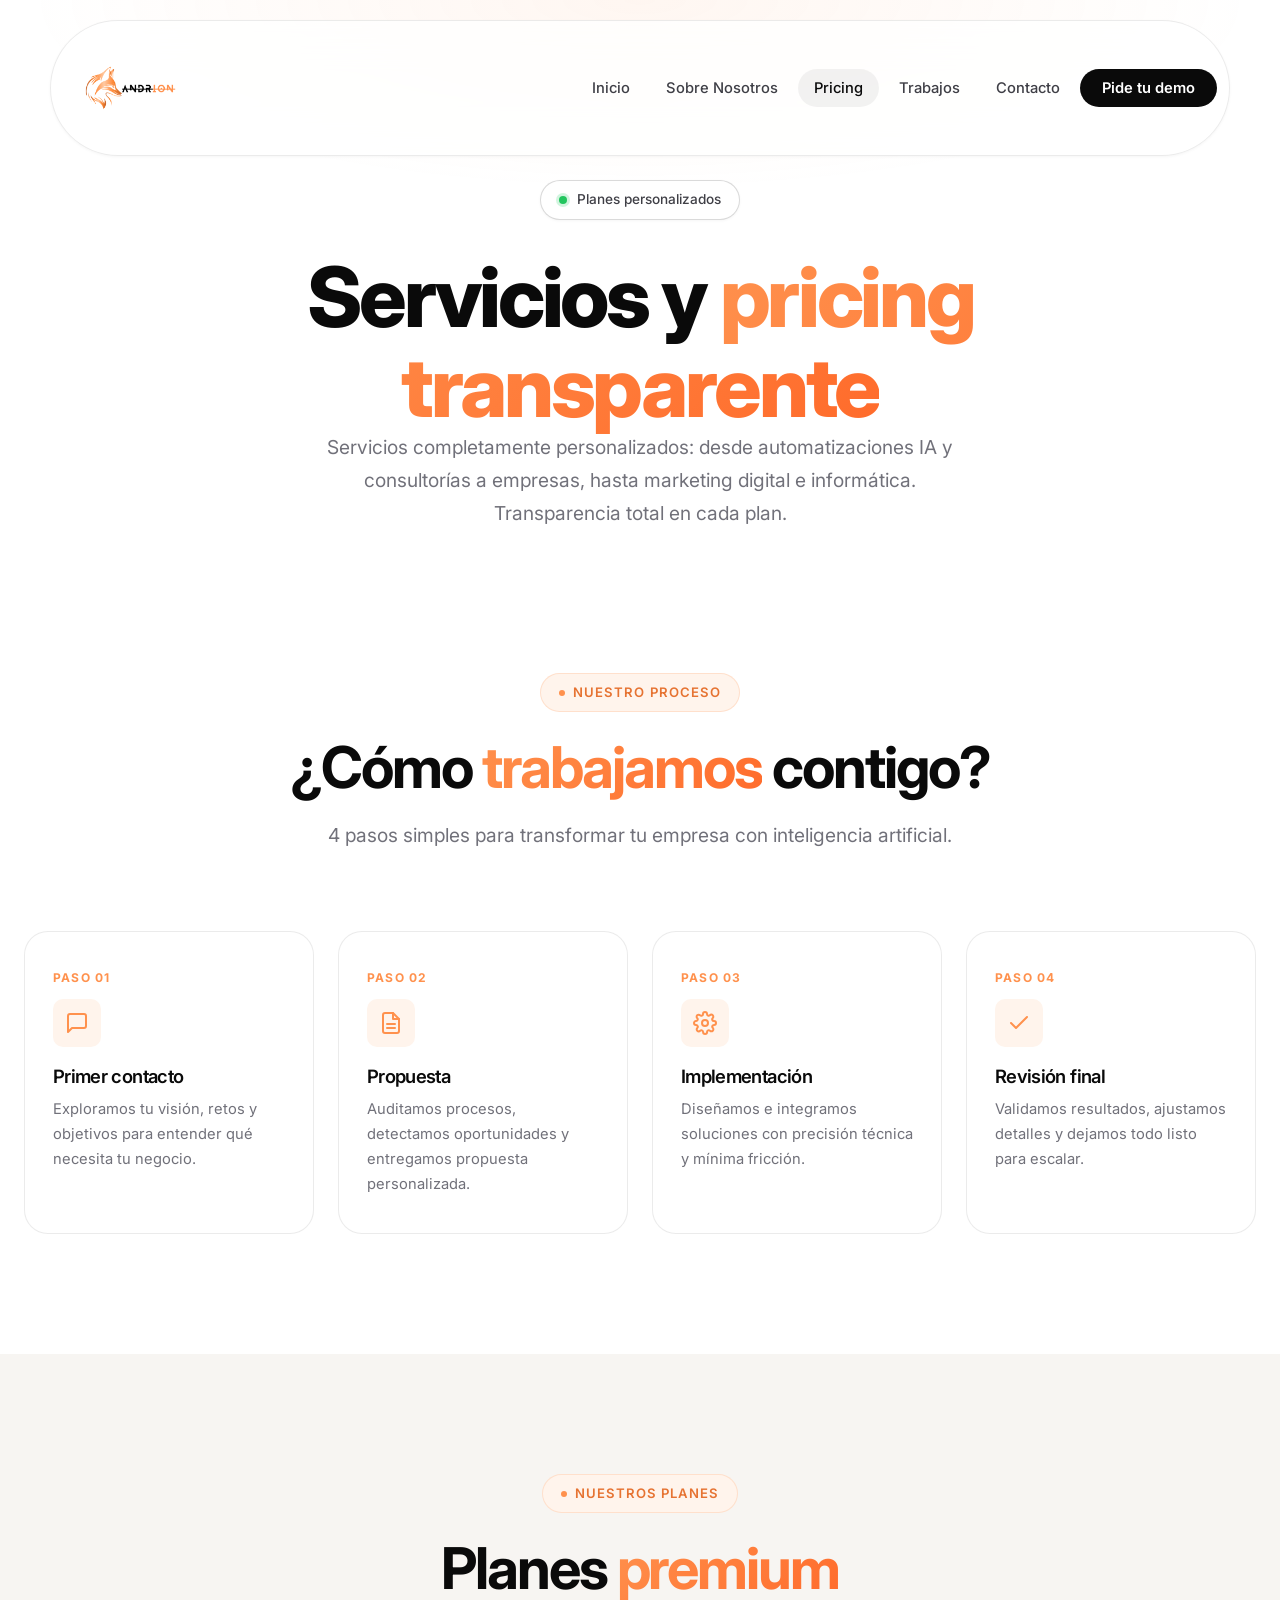
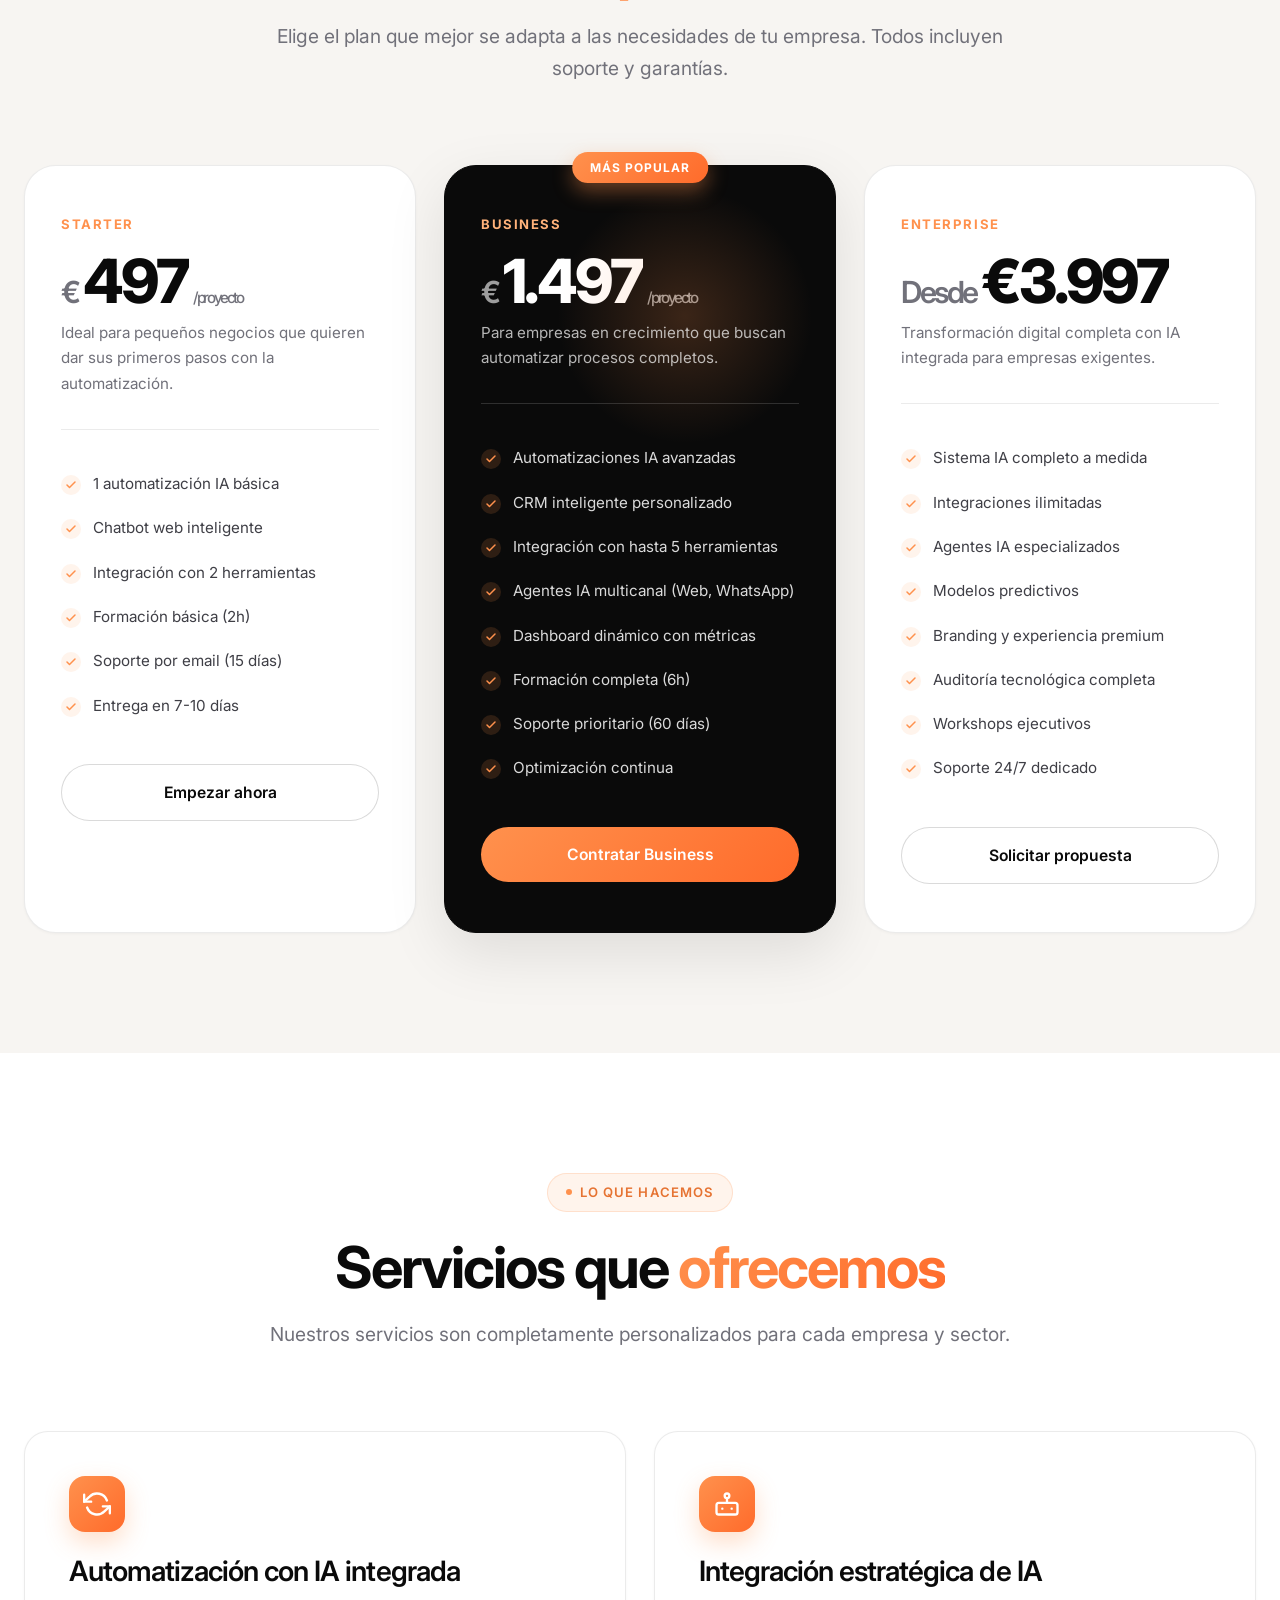
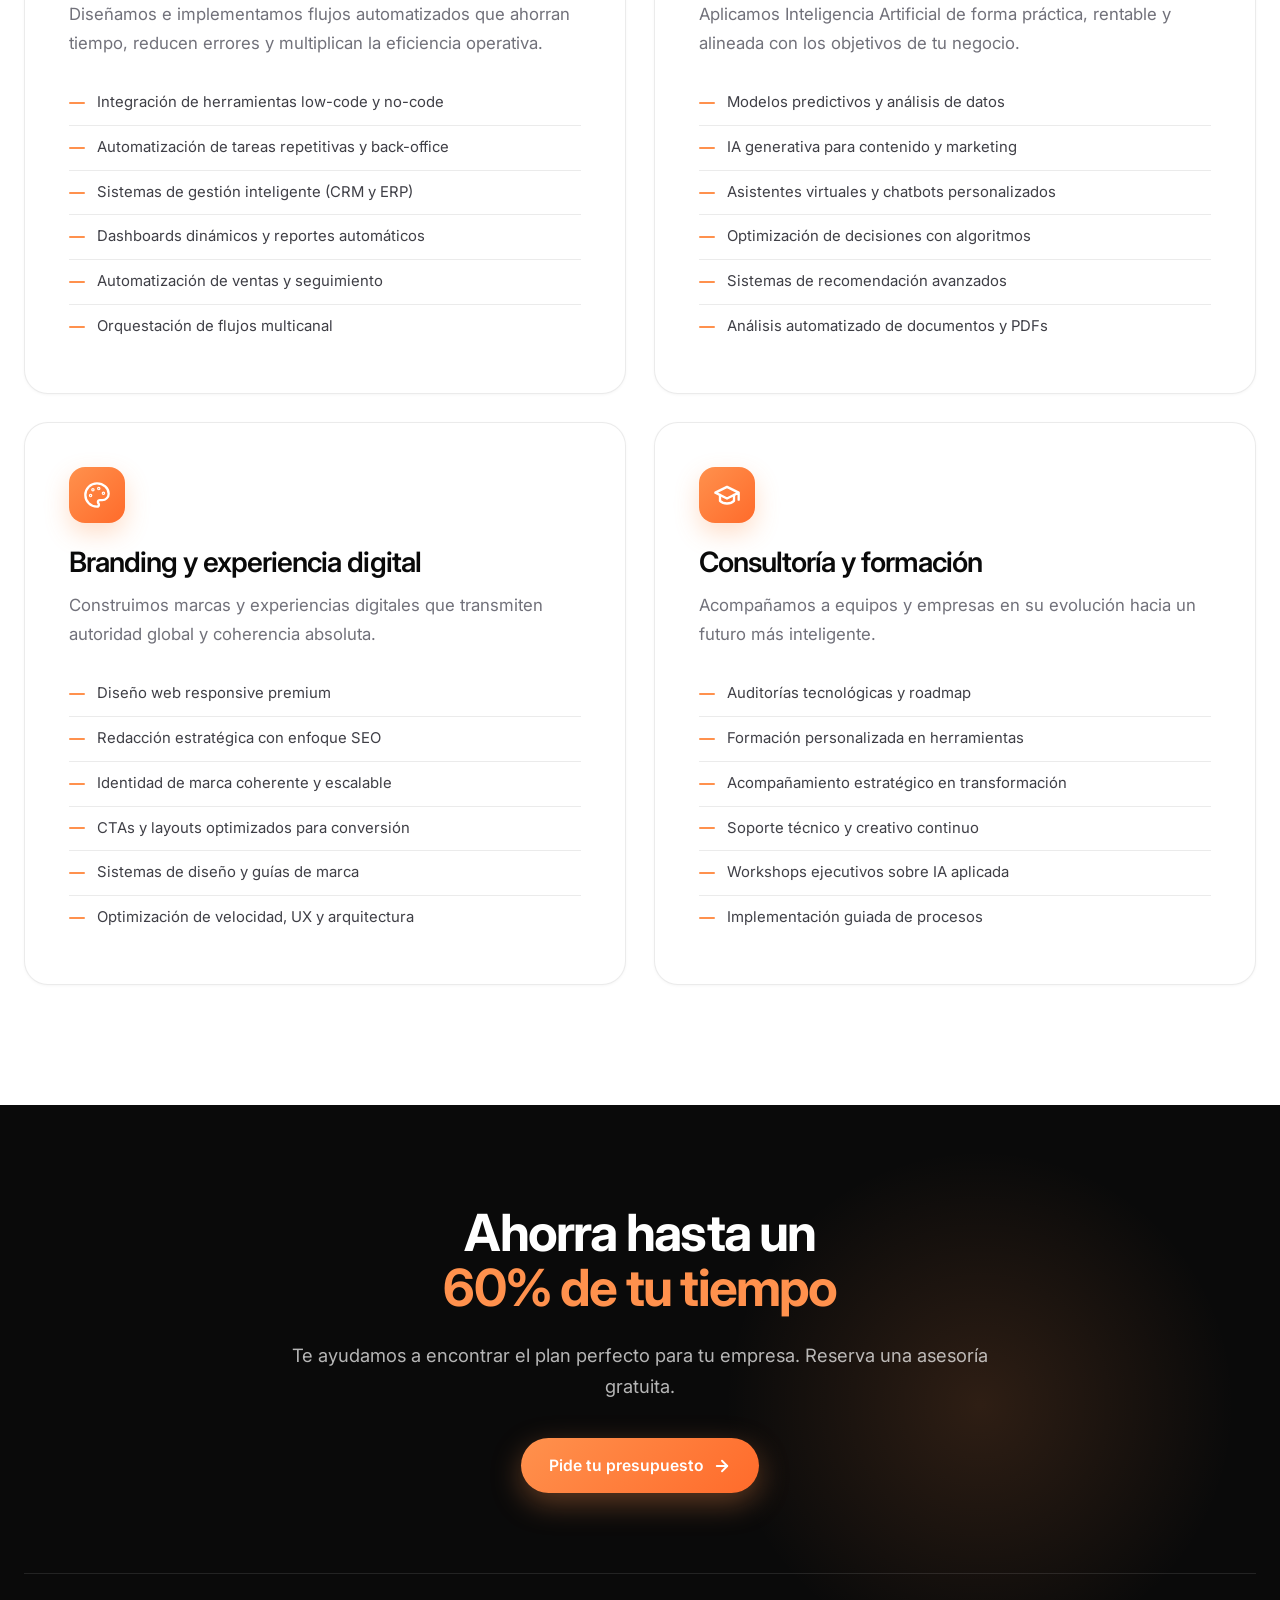
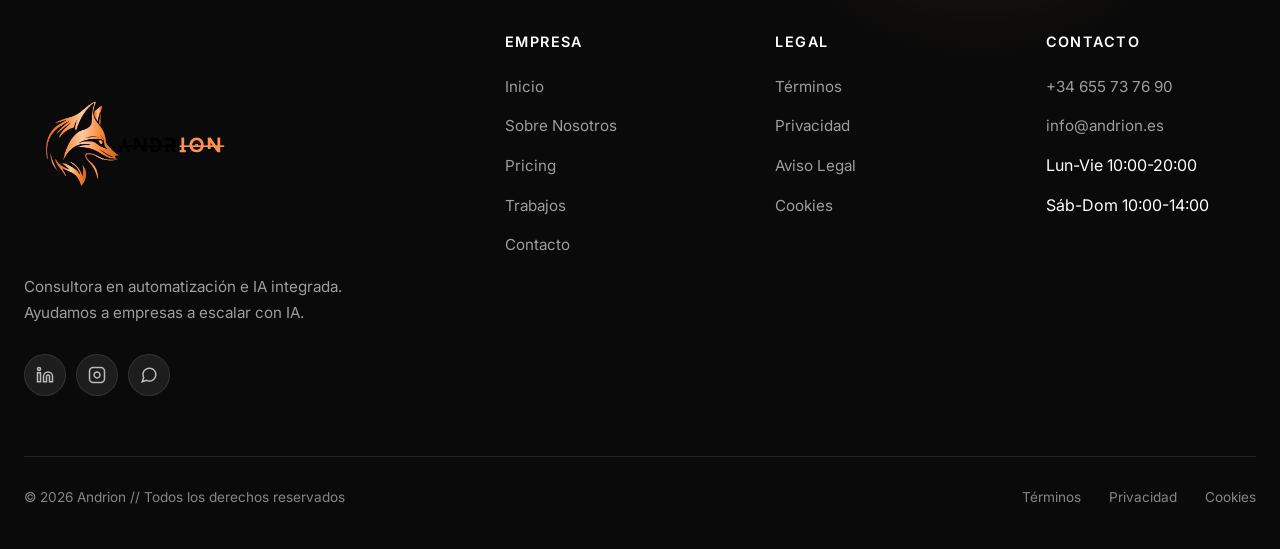
<file: andrion-web/pricing.html>
<!DOCTYPE html>
<html lang="es">
<head>
    <meta charset="UTF-8">
    <meta name="viewport" content="width=device-width, initial-scale=1.0">
    <title>Pricing y Servicios | Andrion AI Consulting</title>
    <meta name="description" content="Tarifas y servicios de consultoría IA. Planes premium personalizados para automatizar tu empresa con inteligencia artificial.">

    <link rel="preconnect" href="https://fonts.googleapis.com">
    <link rel="preconnect" href="https://fonts.gstatic.com" crossorigin>
    <link href="https://fonts.googleapis.com/css2?family=Inter:wght@400;500;600;700;800;900&display=swap" rel="stylesheet">
    <link rel="stylesheet" href="css/style.css">
</head>
<body>

    <!-- ============ NAVBAR ============ -->
    <nav class="navbar">
        <div class="nav-container">
            <a href="index.html" class="nav-logo">
    <img src="images/logo png definitivo andrion.png" 
         alt="Andrion" 
         class="nav-logo-img"
         style="height:110px; width:auto; display:block;">
</a>
            </a>
            <button class="nav-toggle"><span></span><span></span><span></span></button>
            <ul class="nav-menu">
                <li><a href="index.html">Inicio</a></li>
                <li><a href="sobre-nosotros.html">Sobre Nosotros</a></li>
                <li><a href="pricing.html" class="active">Pricing</a></li>
                <li><a href="trabajos.html">Trabajos</a></li>
                <li><a href="contacto.html">Contacto</a></li>
                <li><a href="contacto.html" class="nav-cta">Pide tu demo</a></li>
            </ul>
        </div>
    </nav>

    <!-- =============================================================
         HERO PRICING
         ============================================================= -->
    <section class="pricing-hero">
        <div class="container-sm">
            <div class="hero-badge" style="margin-top: 0;">
                <span class="dot-live"></span>
                <span>Planes personalizados</span>
            </div>
            <h1>Servicios y <span class="text-gradient">pricing transparente</span></h1>
            <p class="hero-desc">
                Servicios completamente personalizados: desde automatizaciones IA y consultorías a empresas,
                hasta marketing digital e informática. Transparencia total en cada plan.
            </p>
        </div>
    </section>

    <!-- =============================================================
         SECCIÓN: CÓMO TRABAJAMOS (4 pasos)
         ============================================================= -->
    <section class="section" style="padding-top: 40px;">
        <div class="container">
            <div class="section-header fade-in">
                <span class="section-tag"><span class="dot"></span>Nuestro proceso</span>
                <h2>¿Cómo <span class="text-gradient">trabajamos</span> contigo?</h2>
                <p>4 pasos simples para transformar tu empresa con inteligencia artificial.</p>
            </div>

            <div class="process-grid">
                <div class="process-card fade-in">
                    <div class="process-number">Paso 01</div>
                    <div class="process-icon">
                        <svg xmlns="http://www.w3.org/2000/svg" viewBox="0 0 24 24" fill="none" stroke="currentColor" stroke-width="2" stroke-linecap="round" stroke-linejoin="round"><path d="M21 15a2 2 0 0 1-2 2H7l-4 4V5a2 2 0 0 1 2-2h14a2 2 0 0 1 2 2z"></path></svg>
                    </div>
                    <h4>Primer contacto</h4>
                    <p>Exploramos tu visión, retos y objetivos para entender qué necesita tu negocio.</p>
                </div>

                <div class="process-card fade-in">
                    <div class="process-number">Paso 02</div>
                    <div class="process-icon">
                        <svg xmlns="http://www.w3.org/2000/svg" viewBox="0 0 24 24" fill="none" stroke="currentColor" stroke-width="2" stroke-linecap="round" stroke-linejoin="round"><path d="M14 2H6a2 2 0 0 0-2 2v16a2 2 0 0 0 2 2h12a2 2 0 0 0 2-2V8z"></path><polyline points="14 2 14 8 20 8"></polyline><line x1="16" y1="13" x2="8" y2="13"></line><line x1="16" y1="17" x2="8" y2="17"></line></svg>
                    </div>
                    <h4>Propuesta</h4>
                    <p>Auditamos procesos, detectamos oportunidades y entregamos propuesta personalizada.</p>
                </div>

                <div class="process-card fade-in">
                    <div class="process-number">Paso 03</div>
                    <div class="process-icon">
                        <svg xmlns="http://www.w3.org/2000/svg" viewBox="0 0 24 24" fill="none" stroke="currentColor" stroke-width="2" stroke-linecap="round" stroke-linejoin="round"><circle cx="12" cy="12" r="3"></circle><path d="M19.4 15a1.65 1.65 0 0 0 .33 1.82l.06.06a2 2 0 0 1 0 2.83 2 2 0 0 1-2.83 0l-.06-.06a1.65 1.65 0 0 0-1.82-.33 1.65 1.65 0 0 0-1 1.51V21a2 2 0 0 1-2 2 2 2 0 0 1-2-2v-.09A1.65 1.65 0 0 0 9 19.4a1.65 1.65 0 0 0-1.82.33l-.06.06a2 2 0 0 1-2.83 0 2 2 0 0 1 0-2.83l.06-.06a1.65 1.65 0 0 0 .33-1.82 1.65 1.65 0 0 0-1.51-1H3a2 2 0 0 1-2-2 2 2 0 0 1 2-2h.09A1.65 1.65 0 0 0 4.6 9a1.65 1.65 0 0 0-.33-1.82l-.06-.06a2 2 0 0 1 0-2.83 2 2 0 0 1 2.83 0l.06.06a1.65 1.65 0 0 0 1.82.33H9a1.65 1.65 0 0 0 1-1.51V3a2 2 0 0 1 2-2 2 2 0 0 1 2 2v.09a1.65 1.65 0 0 0 1 1.51 1.65 1.65 0 0 0 1.82-.33l.06-.06a2 2 0 0 1 2.83 0 2 2 0 0 1 0 2.83l-.06.06a1.65 1.65 0 0 0-.33 1.82V9a1.65 1.65 0 0 0 1.51 1H21a2 2 0 0 1 2 2 2 2 0 0 1-2 2h-.09a1.65 1.65 0 0 0-1.51 1z"></path></svg>
                    </div>
                    <h4>Implementación</h4>
                    <p>Diseñamos e integramos soluciones con precisión técnica y mínima fricción.</p>
                </div>

                <div class="process-card fade-in">
                    <div class="process-number">Paso 04</div>
                    <div class="process-icon">
                        <svg xmlns="http://www.w3.org/2000/svg" viewBox="0 0 24 24" fill="none" stroke="currentColor" stroke-width="2" stroke-linecap="round" stroke-linejoin="round"><polyline points="20 6 9 17 4 12"></polyline></svg>
                    </div>
                    <h4>Revisión final</h4>
                    <p>Validamos resultados, ajustamos detalles y dejamos todo listo para escalar.</p>
                </div>
            </div>
        </div>
    </section>

    <!-- =============================================================
         SECCIÓN: TABLA DE PRECIOS PREMIUM
         EDITA: precios, features y plan destacado
         ============================================================= -->
    <section class="section" style="background: var(--bg-cream);">
        <div class="container">
            <div class="section-header fade-in">
                <span class="section-tag"><span class="dot"></span>Nuestros planes</span>
                <h2>Planes <span class="text-gradient">premium</span></h2>
                <p>Elige el plan que mejor se adapta a las necesidades de tu empresa. Todos incluyen soporte y garantías.</p>
            </div>

            <div class="pricing-grid">

                <!-- ============ PLAN 1: STARTER ============ -->
                <div class="pricing-card fade-in">
                    <div class="pricing-name">Starter</div>
                    <div class="pricing-price">
                        <span class="currency">€</span>497<span class="period">/proyecto</span>
                    </div>
                    <p class="pricing-desc">
                        Ideal para pequeños negocios que quieren dar sus primeros pasos con la automatización.
                    </p>
                    <ul class="pricing-features">
                        <li>1 automatización IA básica</li>
                        <li>Chatbot web inteligente</li>
                        <li>Integración con 2 herramientas</li>
                        <li>Formación básica (2h)</li>
                        <li>Soporte por email (15 días)</li>
                        <li>Entrega en 7-10 días</li>
                    </ul>
                    <a href="contacto.html" class="btn btn-ghost">Empezar ahora</a>
                </div>

                <!-- ============ PLAN 2: BUSINESS (DESTACADO) ============ -->
                <div class="pricing-card featured fade-in">
                    <div class="pricing-badge">Más popular</div>
                    <div class="pricing-name">Business</div>
                    <div class="pricing-price">
                        <span class="currency">€</span>1.497<span class="period">/proyecto</span>
                    </div>
                    <p class="pricing-desc">
                        Para empresas en crecimiento que buscan automatizar procesos completos.
                    </p>
                    <ul class="pricing-features">
                        <li>Automatizaciones IA avanzadas</li>
                        <li>CRM inteligente personalizado</li>
                        <li>Integración con hasta 5 herramientas</li>
                        <li>Agentes IA multicanal (Web, WhatsApp)</li>
                        <li>Dashboard dinámico con métricas</li>
                        <li>Formación completa (6h)</li>
                        <li>Soporte prioritario (60 días)</li>
                        <li>Optimización continua</li>
                    </ul>
                    <a href="contacto.html" class="btn btn-dark">Contratar Business</a>
                </div>

                <!-- ============ PLAN 3: ENTERPRISE ============ -->
                <div class="pricing-card fade-in">
                    <div class="pricing-name">Enterprise</div>
                    <div class="pricing-price">
                        <span class="currency">Desde </span>€3.997
                    </div>
                    <p class="pricing-desc">
                        Transformación digital completa con IA integrada para empresas exigentes.
                    </p>
                    <ul class="pricing-features">
                        <li>Sistema IA completo a medida</li>
                        <li>Integraciones ilimitadas</li>
                        <li>Agentes IA especializados</li>
                        <li>Modelos predictivos</li>
                        <li>Branding y experiencia premium</li>
                        <li>Auditoría tecnológica completa</li>
                        <li>Workshops ejecutivos</li>
                        <li>Soporte 24/7 dedicado</li>
                    </ul>
                    <a href="contacto.html" class="btn btn-ghost">Solicitar propuesta</a>
                </div>

            </div>
        </div>
    </section>

    <!-- =============================================================
         SECCIÓN: SERVICIOS DETALLADOS
         ============================================================= -->
    <section class="section">
        <div class="container">
            <div class="section-header fade-in">
                <span class="section-tag"><span class="dot"></span>Lo que hacemos</span>
                <h2>Servicios que <span class="text-gradient">ofrecemos</span></h2>
                <p>Nuestros servicios son completamente personalizados para cada empresa y sector.</p>
            </div>

            <div class="services-grid">

                <!-- ============ SERVICIO 1 ============ -->
                <div class="service-detail fade-in">
                    <div class="service-detail-icon">
                        <svg xmlns="http://www.w3.org/2000/svg" viewBox="0 0 24 24" fill="none" stroke="currentColor" stroke-width="2" stroke-linecap="round" stroke-linejoin="round"><polyline points="1 4 1 10 7 10"></polyline><polyline points="23 20 23 14 17 14"></polyline><path d="M20.49 9A9 9 0 0 0 5.64 5.64L1 10m22 4l-4.64 4.36A9 9 0 0 1 3.51 15"></path></svg>
                    </div>
                    <h3>Automatización con IA integrada</h3>
                    <p>Diseñamos e implementamos flujos automatizados que ahorran tiempo, reducen errores y multiplican la eficiencia operativa.</p>
                    <ul>
                        <li>Integración de herramientas low-code y no-code</li>
                        <li>Automatización de tareas repetitivas y back-office</li>
                        <li>Sistemas de gestión inteligente (CRM y ERP)</li>
                        <li>Dashboards dinámicos y reportes automáticos</li>
                        <li>Automatización de ventas y seguimiento</li>
                        <li>Orquestación de flujos multicanal</li>
                    </ul>
                </div>

                <!-- ============ SERVICIO 2 ============ -->
                <div class="service-detail fade-in">
                    <div class="service-detail-icon">
                        <svg xmlns="http://www.w3.org/2000/svg" viewBox="0 0 24 24" fill="none" stroke="currentColor" stroke-width="2" stroke-linecap="round" stroke-linejoin="round"><rect x="3" y="11" width="18" height="10" rx="2" ry="2"></rect><circle cx="12" cy="5" r="2"></circle><path d="M12 7v4"></path><line x1="8" y1="16" x2="8" y2="16"></line><line x1="16" y1="16" x2="16" y2="16"></line></svg>
                    </div>
                    <h3>Integración estratégica de IA</h3>
                    <p>Aplicamos Inteligencia Artificial de forma práctica, rentable y alineada con los objetivos de tu negocio.</p>
                    <ul>
                        <li>Modelos predictivos y análisis de datos</li>
                        <li>IA generativa para contenido y marketing</li>
                        <li>Asistentes virtuales y chatbots personalizados</li>
                        <li>Optimización de decisiones con algoritmos</li>
                        <li>Sistemas de recomendación avanzados</li>
                        <li>Análisis automatizado de documentos y PDFs</li>
                    </ul>
                </div>

                <!-- ============ SERVICIO 3 ============ -->
                <div class="service-detail fade-in">
                    <div class="service-detail-icon">
                        <svg xmlns="http://www.w3.org/2000/svg" viewBox="0 0 24 24" fill="none" stroke="currentColor" stroke-width="2" stroke-linecap="round" stroke-linejoin="round"><circle cx="13.5" cy="6.5" r=".5"></circle><circle cx="17.5" cy="10.5" r=".5"></circle><circle cx="8.5" cy="7.5" r=".5"></circle><circle cx="6.5" cy="12.5" r=".5"></circle><path d="M12 2C6.5 2 2 6.5 2 12s4.5 10 10 10c.926 0 1.648-.746 1.648-1.688 0-.437-.18-.835-.437-1.125-.29-.289-.438-.652-.438-1.125a1.64 1.64 0 0 1 1.668-1.668h1.996c3.051 0 5.555-2.503 5.555-5.554C21.965 6.012 17.461 2 12 2z"></path></svg>
                    </div>
                    <h3>Branding y experiencia digital</h3>
                    <p>Construimos marcas y experiencias digitales que transmiten autoridad global y coherencia absoluta.</p>
                    <ul>
                        <li>Diseño web responsive premium</li>
                        <li>Redacción estratégica con enfoque SEO</li>
                        <li>Identidad de marca coherente y escalable</li>
                        <li>CTAs y layouts optimizados para conversión</li>
                        <li>Sistemas de diseño y guías de marca</li>
                        <li>Optimización de velocidad, UX y arquitectura</li>
                    </ul>
                </div>

                <!-- ============ SERVICIO 4 ============ -->
                <div class="service-detail fade-in">
                    <div class="service-detail-icon">
                        <svg xmlns="http://www.w3.org/2000/svg" viewBox="0 0 24 24" fill="none" stroke="currentColor" stroke-width="2" stroke-linecap="round" stroke-linejoin="round"><path d="M22 10v6M2 10l10-5 10 5-10 5z"></path><path d="M6 12v5c3 3 9 3 12 0v-5"></path></svg>
                    </div>
                    <h3>Consultoría y formación</h3>
                    <p>Acompañamos a equipos y empresas en su evolución hacia un futuro más inteligente.</p>
                    <ul>
                        <li>Auditorías tecnológicas y roadmap</li>
                        <li>Formación personalizada en herramientas</li>
                        <li>Acompañamiento estratégico en transformación</li>
                        <li>Soporte técnico y creativo continuo</li>
                        <li>Workshops ejecutivos sobre IA aplicada</li>
                        <li>Implementación guiada de procesos</li>
                    </ul>
                </div>

            </div>
        </div>
    </section>

    <!-- ============ FOOTER ============ -->
    <footer class="footer">
        <div class="container">
            <div class="footer-cta">
                <h2>Ahorra hasta un <br><span style="color: var(--brand);">60% de tu tiempo</span></h2>
                <p>Te ayudamos a encontrar el plan perfecto para tu empresa. Reserva una asesoría gratuita.</p>
                <div class="hero-buttons" style="justify-content: center;">
                    <a href="https://wa.link/f5chp9" target="_blank" class="btn btn-primary">
                        Pide tu presupuesto
                        <svg xmlns="http://www.w3.org/2000/svg" viewBox="0 0 24 24" fill="none" stroke="currentColor" stroke-width="2.5" stroke-linecap="round" stroke-linejoin="round"><line x1="5" y1="12" x2="19" y2="12"></line><polyline points="12 5 19 12 12 19"></polyline></svg>
                    </a>
                </div>
            </div>
            <div class="footer-grid">
                <div class="footer-brand">
                    <a href="index.html" class="nav-logo">
    <img src="images/logo png definitivo andrion.png" 
         alt="Andrion" 
         class="nav-logo-img"
         style="height:220px; width:auto; display:block;">
</a>
                    <p>Consultora en automatización e IA integrada. Ayudamos a empresas a escalar con IA.</p>
                    <div class="footer-socials">
                        <a href="#"><svg xmlns="http://www.w3.org/2000/svg" viewBox="0 0 24 24" fill="none" stroke="currentColor" stroke-width="2"><path d="M16 8a6 6 0 0 1 6 6v7h-4v-7a2 2 0 0 0-2-2 2 2 0 0 0-2 2v7h-4v-7a6 6 0 0 1 6-6z"></path><rect x="2" y="9" width="4" height="12"></rect><circle cx="4" cy="4" r="2"></circle></svg></a>
                        <a href="#"><svg xmlns="http://www.w3.org/2000/svg" viewBox="0 0 24 24" fill="none" stroke="currentColor" stroke-width="2"><rect x="2" y="2" width="20" height="20" rx="5" ry="5"></rect><path d="M16 11.37A4 4 0 1 1 12.63 8 4 4 0 0 1 16 11.37z"></path><line x1="17.5" y1="6.5" x2="17.51" y2="6.5"></line></svg></a>
                        <a href="https://wa.link/kukgzl" target="_blank"><svg xmlns="http://www.w3.org/2000/svg" viewBox="0 0 24 24" fill="none" stroke="currentColor" stroke-width="2"><path d="M21 11.5a8.38 8.38 0 0 1-.9 3.8 8.5 8.5 0 0 1-7.6 4.7 8.38 8.38 0 0 1-3.8-.9L3 21l1.9-5.7a8.38 8.38 0 0 1-.9-3.8 8.5 8.5 0 0 1 4.7-7.6 8.38 8.38 0 0 1 3.8-.9h.5a8.48 8.48 0 0 1 8 8v.5z"></path></svg></a>
                    </div>
                </div>
                <div class="footer-col">
                    <h4>Empresa</h4>
                    <ul>
                        <li><a href="index.html">Inicio</a></li>
                        <li><a href="sobre-nosotros.html">Sobre Nosotros</a></li>
                        <li><a href="pricing.html">Pricing</a></li>
                        <li><a href="trabajos.html">Trabajos</a></li>
                        <li><a href="contacto.html">Contacto</a></li>
                    </ul>
                </div>
                <div class="footer-col">
                    <h4>Legal</h4>
                    <ul>
                        <li><a href="#">Términos</a></li>
                        <li><a href="#">Privacidad</a></li>
                        <li><a href="#">Aviso Legal</a></li>
                        <li><a href="#">Cookies</a></li>
                    </ul>
                </div>
                <div class="footer-col">
                    <h4>Contacto</h4>
                    <ul>
                        <li><a href="tel:+34655737690">+34 655 73 76 90</a></li>
                        <li><a href="mailto:info@andrion.es">info@andrion.es</a></li>
                        <li>Lun-Vie 10:00-20:00</li>
                        <li>Sáb-Dom 10:00-14:00</li>
                    </ul>
                </div>
            </div>
            <div class="footer-bottom">
                <div>© 2026 Andrion // Todos los derechos reservados</div>
                <div class="footer-legal">
                    <a href="#">Términos</a>
                    <a href="#">Privacidad</a>
                    <a href="#">Cookies</a>
                </div>
            </div>
        </div>
    </footer>

    <script src="js/script.js"></script>
</body>
</html>
</file>
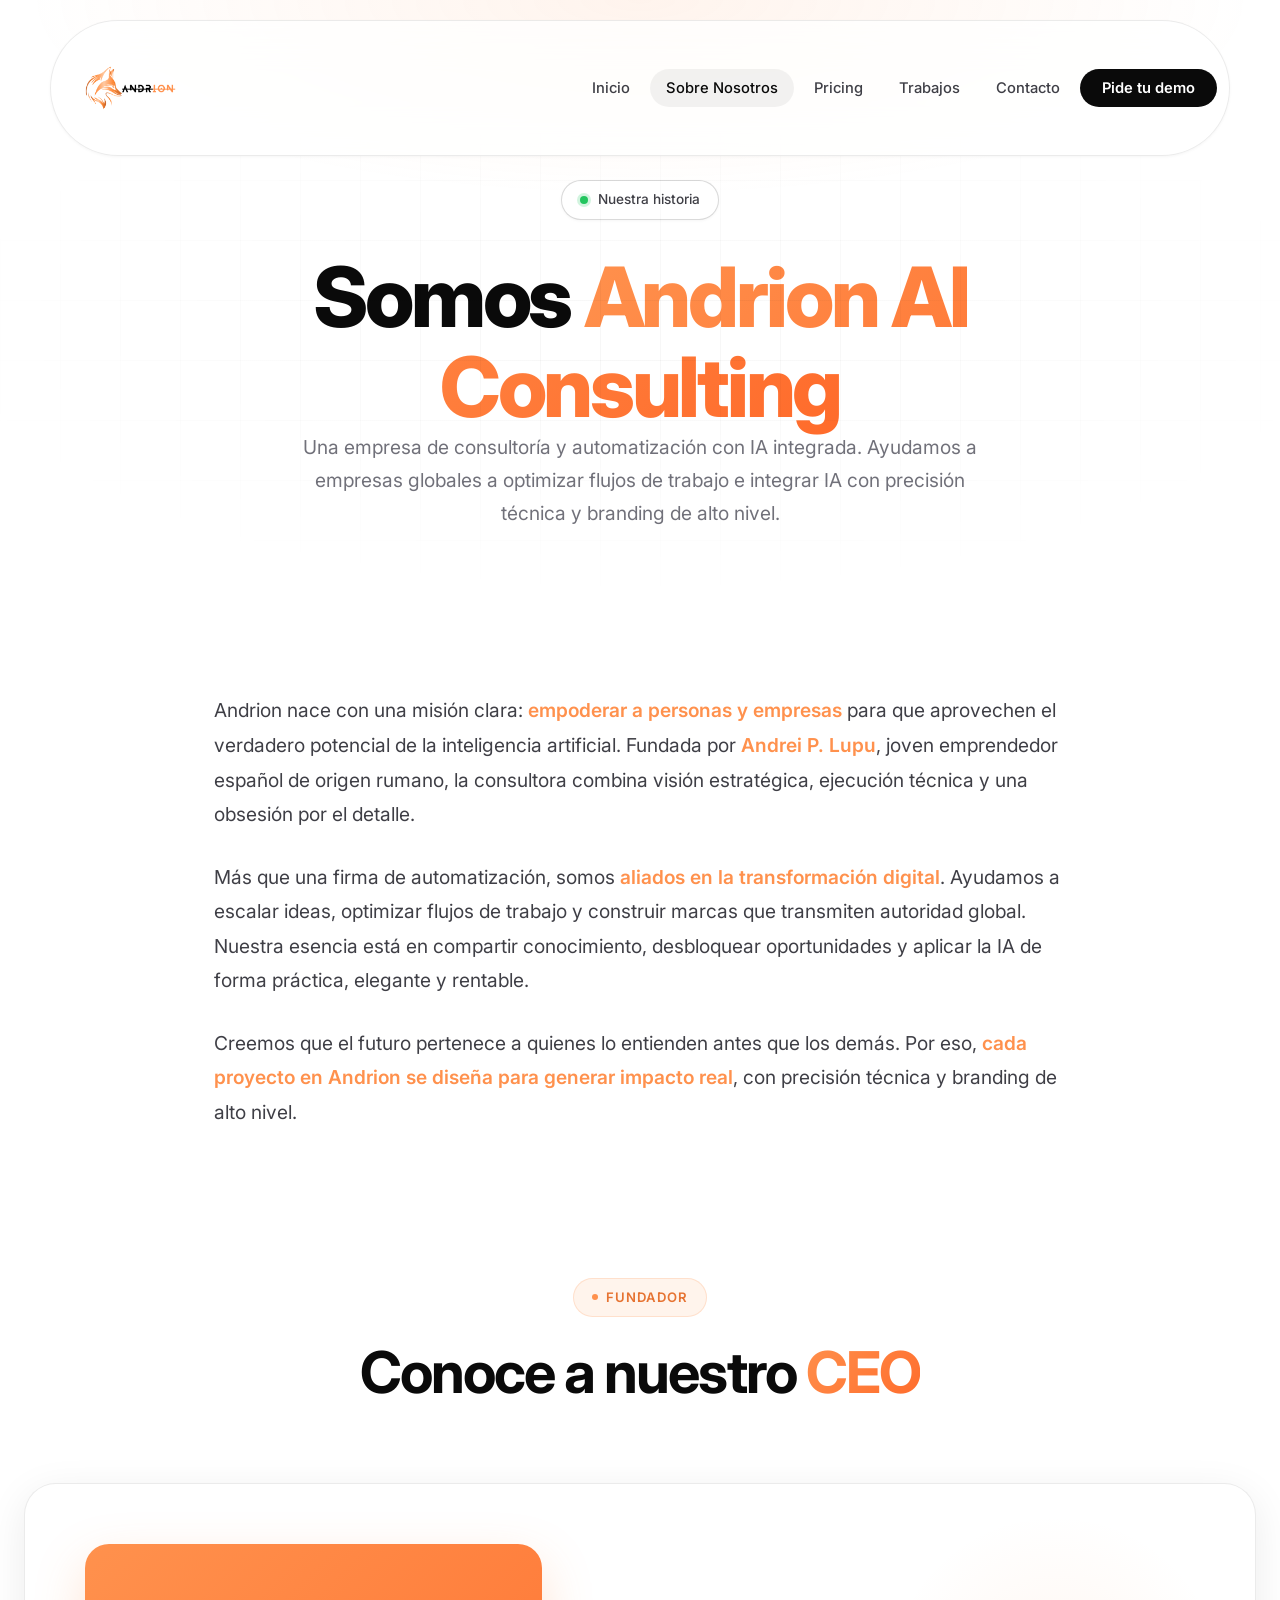
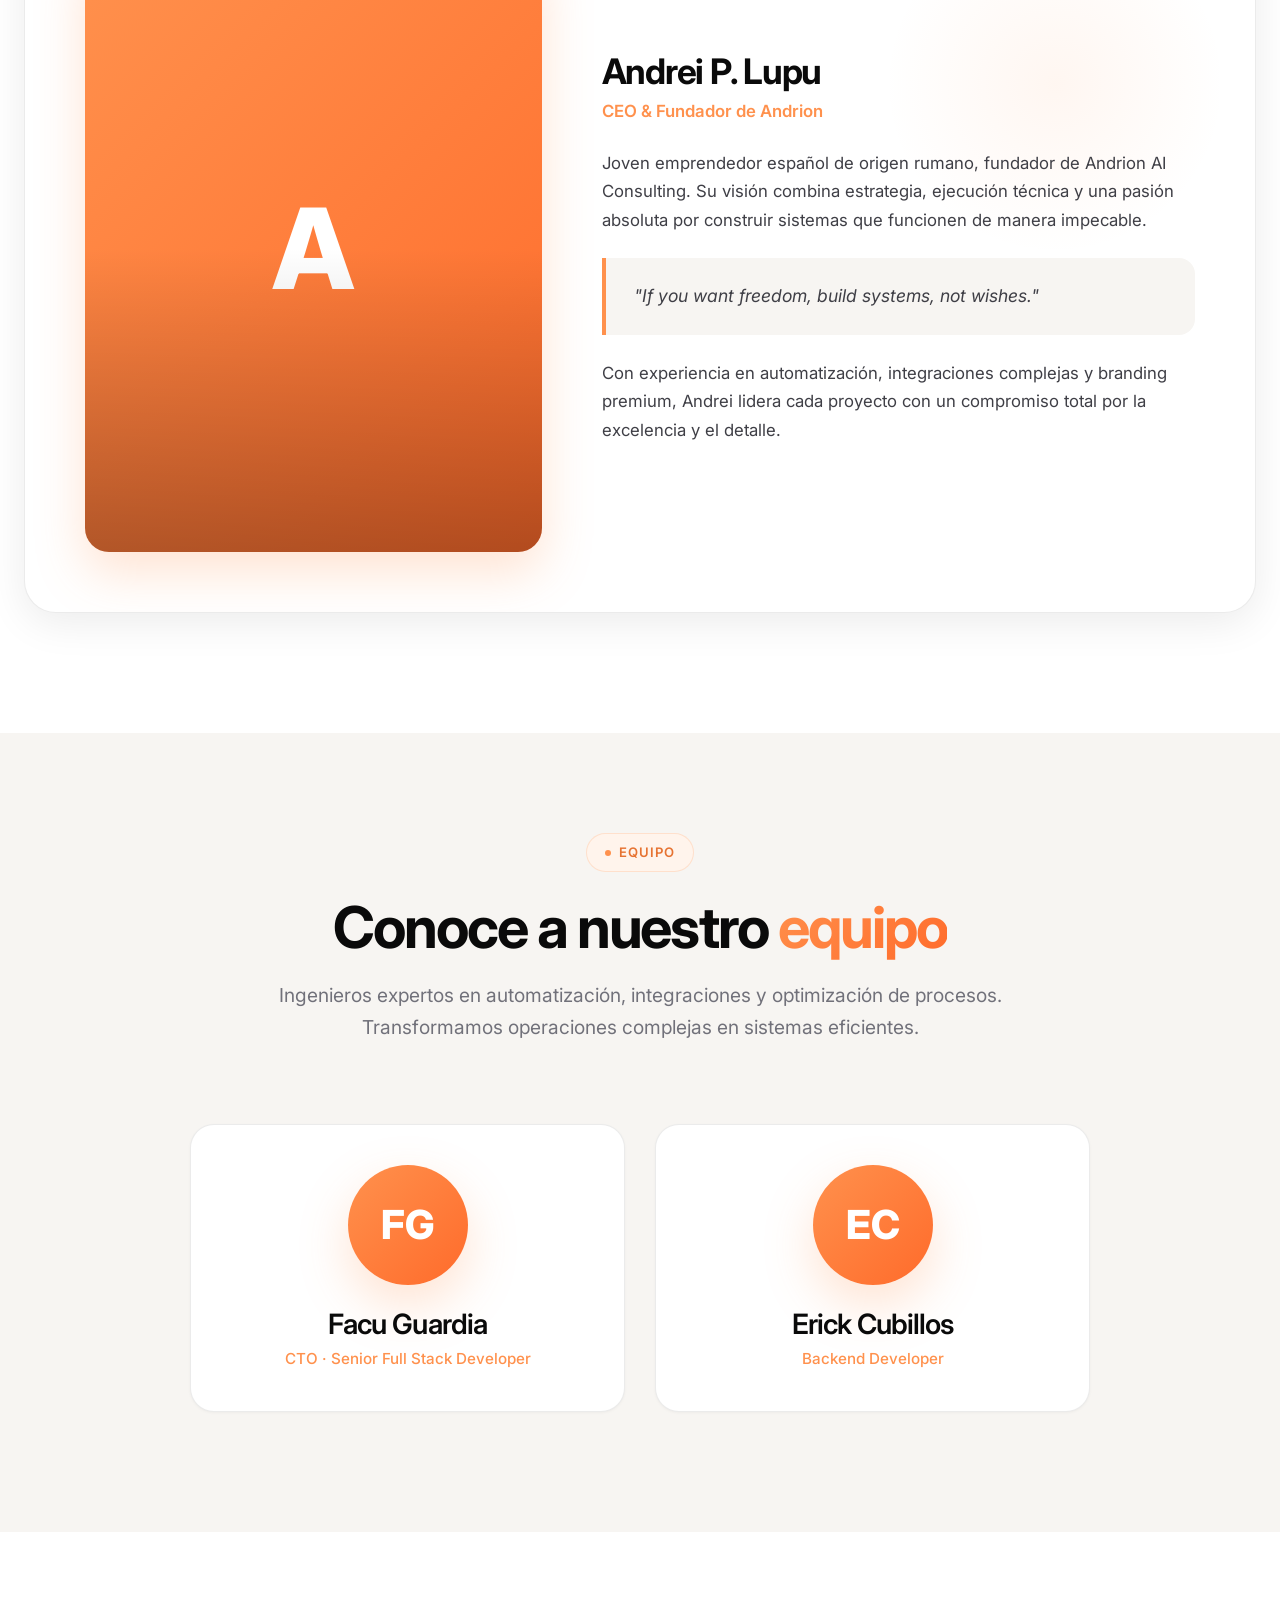
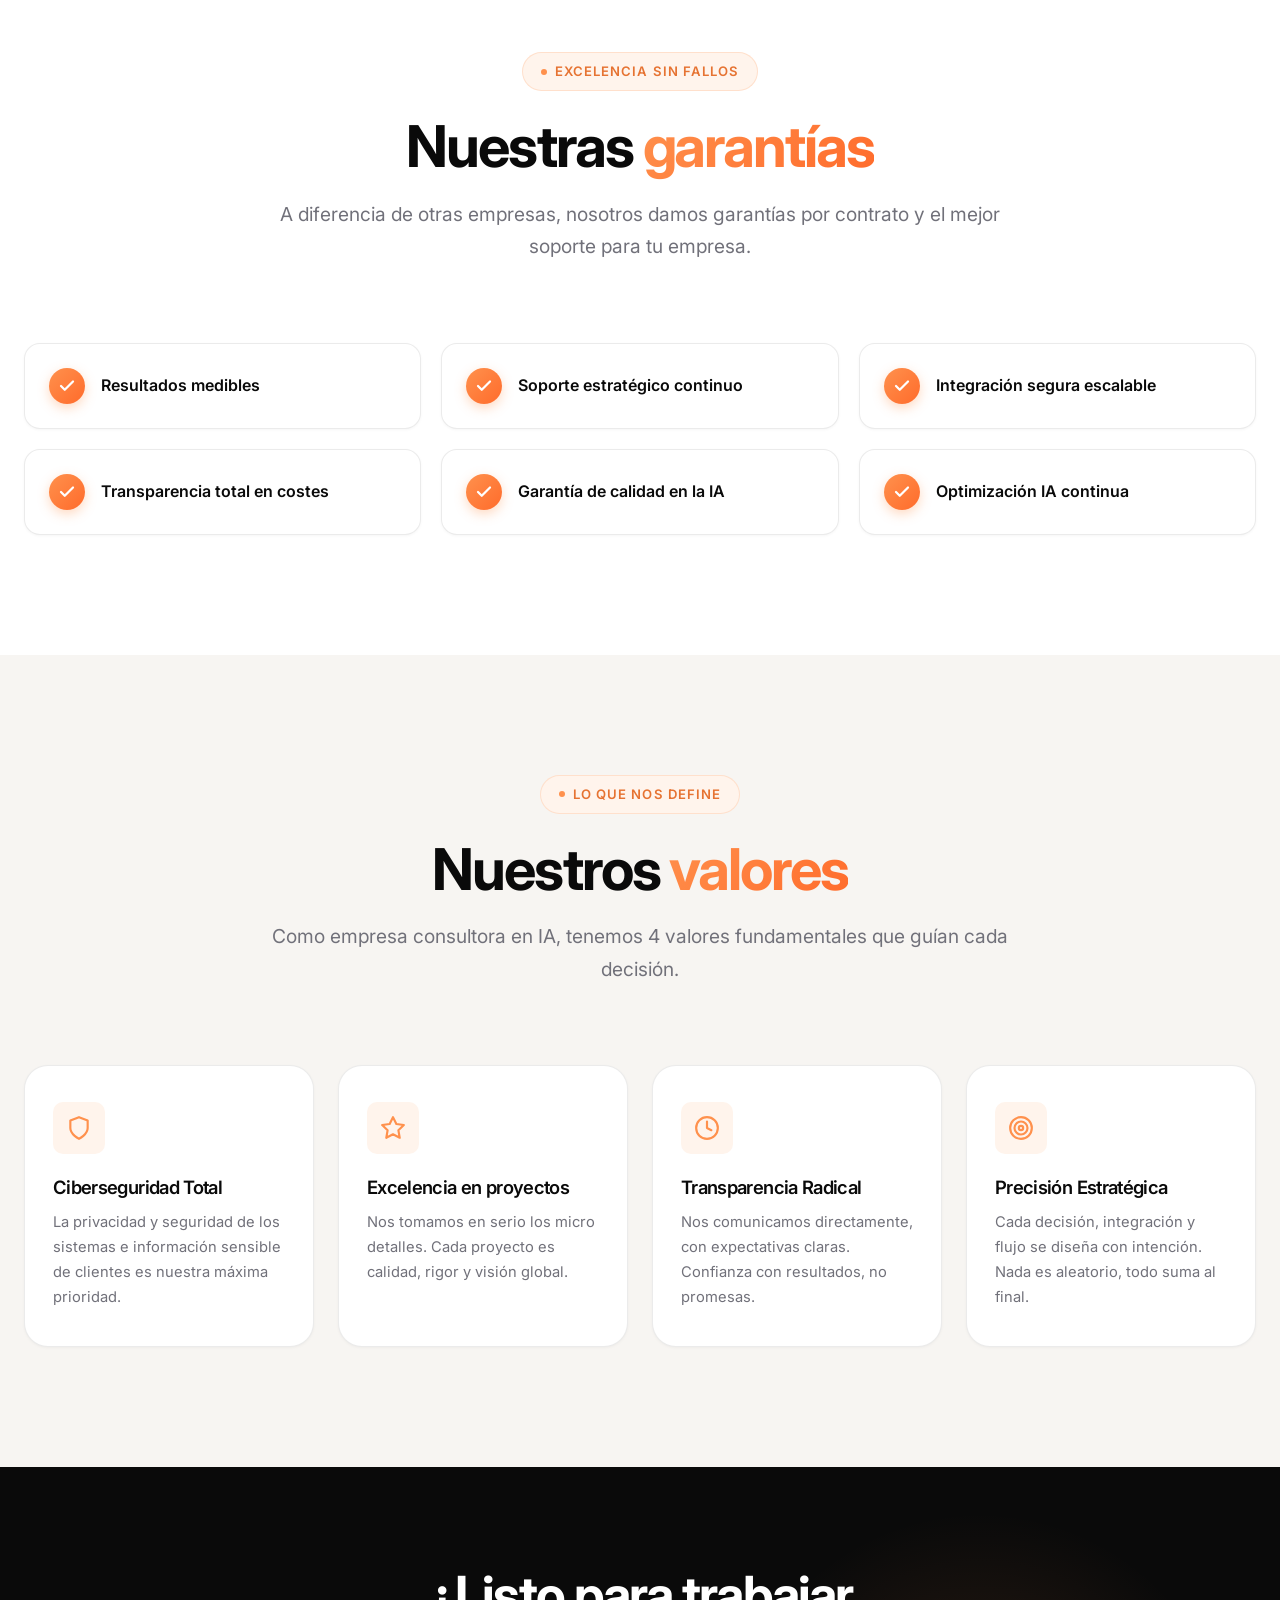
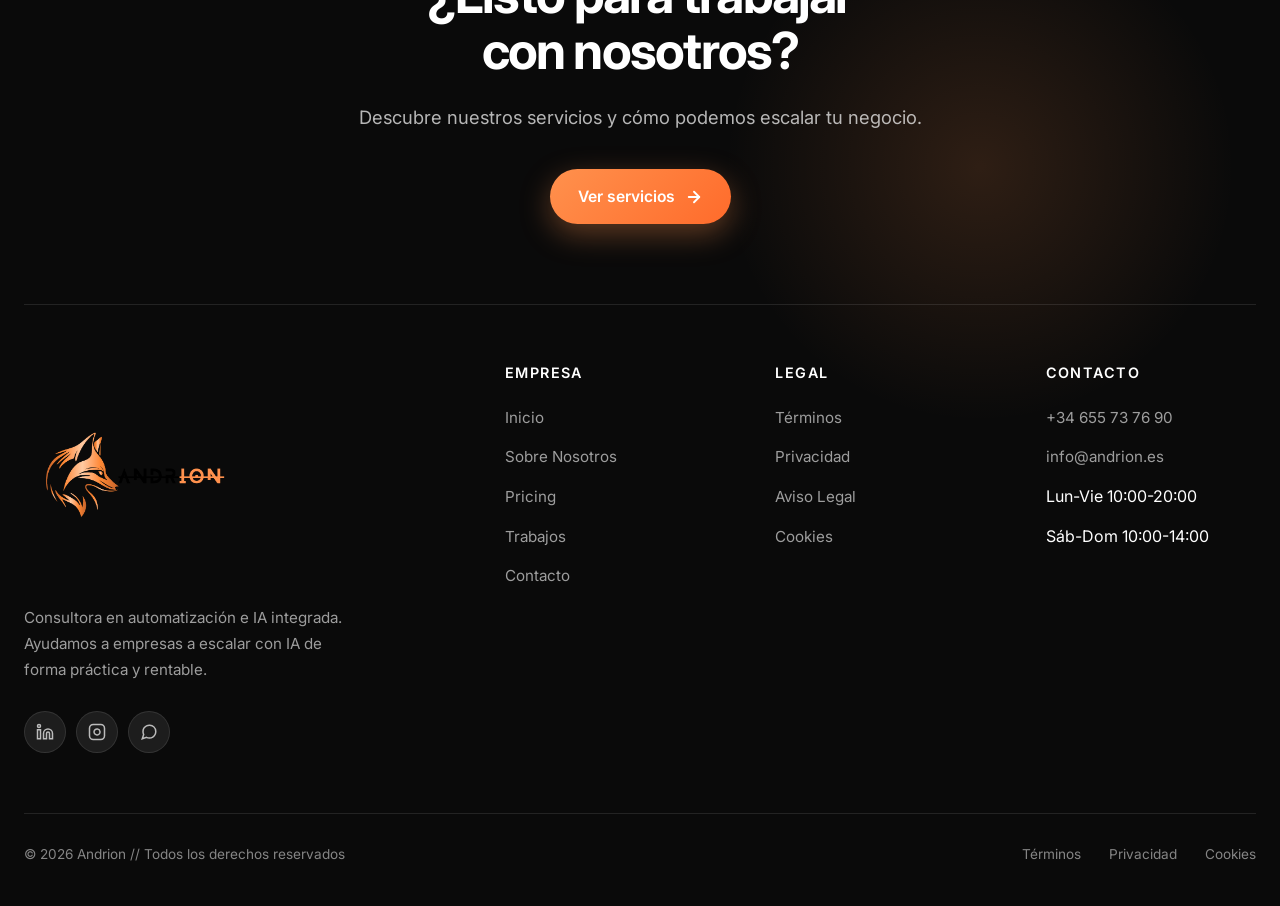
<file: andrion-web/sobre-nosotros.html>
<!DOCTYPE html>
<html lang="es">
<head>
    <meta charset="UTF-8">
    <meta name="viewport" content="width=device-width, initial-scale=1.0">
    <title>Sobre Nosotros | Andrion AI Consulting</title>
    <meta name="description" content="Somos Andrion AI Consulting. Consultora especializada en automatización con IA integrada. Conoce a nuestro CEO y equipo.">

    <link rel="preconnect" href="https://fonts.googleapis.com">
    <link rel="preconnect" href="https://fonts.gstatic.com" crossorigin>
    <link href="https://fonts.googleapis.com/css2?family=Inter:wght@400;500;600;700;800;900&display=swap" rel="stylesheet">
    <link rel="stylesheet" href="css/style.css">
</head>
<body>

    <!-- ============ NAVBAR ============ -->
    <nav class="navbar">
        <div class="nav-container">
            <a href="index.html" class="nav-logo">
    <img src="images/logo png definitivo andrion.png" 
         alt="Andrion" 
         class="nav-logo-img"
         style="height:110px; width:auto; display:block;">
</a>
            <button class="nav-toggle" aria-label="Menú"><span></span><span></span><span></span></button>
            <ul class="nav-menu">
                <li><a href="index.html">Inicio</a></li>
                <li><a href="sobre-nosotros.html" class="active">Sobre Nosotros</a></li>
                <li><a href="pricing.html">Pricing</a></li>
                <li><a href="trabajos.html">Trabajos</a></li>
                <li><a href="contacto.html">Contacto</a></li>
                <li><a href="contacto.html" class="nav-cta">Pide tu demo</a></li>
            </ul>
        </div>
    </nav>

    <!-- =============================================================
         HERO SOBRE NOSOTROS
         ============================================================= -->
    <section class="about-hero">
        <div class="container-sm">
            <div class="hero-badge" style="margin-top: 0;">
                <span class="dot-live"></span>
                <span>Nuestra historia</span>
            </div>

            <!-- ============ EDITA EL TÍTULO ============ -->
            <h1>Somos <span class="text-gradient">Andrion AI Consulting</span></h1>
            <p class="hero-desc">
                Una empresa de consultoría y automatización con IA integrada. Ayudamos a empresas globales
                a optimizar flujos de trabajo e integrar IA con precisión técnica y branding de alto nivel.
            </p>
        </div>
    </section>

    <!-- =============================================================
         SECCIÓN: HISTORIA / TEXTO PRINCIPAL
         Aquí va el contenido que había en tu web actual
         ============================================================= -->
    <section class="section" style="padding-top: 40px;">
        <div class="container-sm">
            <div class="about-story fade-in">
                <!-- ============ EDITA EL TEXTO AQUÍ ============ -->
                <p>
                    Andrion nace con una misión clara: <strong>empoderar a personas y empresas</strong> para que aprovechen el verdadero potencial de la inteligencia artificial. Fundada por <strong>Andrei P. Lupu</strong>, joven emprendedor español de origen rumano, la consultora combina visión estratégica, ejecución técnica y una obsesión por el detalle.
                </p>
                <p>
                    Más que una firma de automatización, somos <strong>aliados en la transformación digital</strong>. Ayudamos a escalar ideas, optimizar flujos de trabajo y construir marcas que transmiten autoridad global. Nuestra esencia está en compartir conocimiento, desbloquear oportunidades y aplicar la IA de forma práctica, elegante y rentable.
                </p>
                <p>
                    Creemos que el futuro pertenece a quienes lo entienden antes que los demás. Por eso, <strong>cada proyecto en Andrion se diseña para generar impacto real</strong>, con precisión técnica y branding de alto nivel.
                </p>
            </div>
        </div>
    </section>

    <!-- =============================================================
         SECCIÓN: CEO CARD
         ============================================================= -->
    <section class="section" style="padding-top: 0;">
        <div class="container">
            <div class="section-header fade-in">
                <span class="section-tag"><span class="dot"></span>Fundador</span>
                <h2>Conoce a nuestro <span class="text-gradient">CEO</span></h2>
            </div>

            <div class="ceo-card fade-in">
                <div class="ceo-image">
                    <!-- ============ PARA PONER LA FOTO DEL CEO ============
                         Reemplaza la "A" de abajo por:
                         <img src="images/ceo.jpg" alt="Andrei P. Lupu" style="width:100%;height:100%;object-fit:cover;">
                    -->
                    A
                </div>
                <div class="ceo-info">
                    <h2 class="ceo-name">Andrei P. Lupu</h2>
                    <div class="ceo-role">CEO & Fundador de Andrion</div>
                    <p>
                        Joven emprendedor español de origen rumano, fundador de Andrion AI Consulting. Su visión combina estrategia, ejecución técnica y una pasión absoluta por construir sistemas que funcionen de manera impecable.
                    </p>
                    <div class="ceo-quote">
                        "If you want freedom, build systems, not wishes."
                    </div>
                    <p>
                        Con experiencia en automatización, integraciones complejas y branding premium, Andrei lidera cada proyecto con un compromiso total por la excelencia y el detalle.
                    </p>
                </div>
            </div>
        </div>
    </section>

    <!-- =============================================================
         SECCIÓN: EQUIPO
         ============================================================= -->
    <section class="section" style="background: var(--bg-cream); padding-top: 100px;">
        <div class="container">
            <div class="section-header fade-in">
                <span class="section-tag"><span class="dot"></span>Equipo</span>
                <h2>Conoce a nuestro <span class="text-gradient">equipo</span></h2>
                <p>Ingenieros expertos en automatización, integraciones y optimización de procesos. Transformamos operaciones complejas en sistemas eficientes.</p>
            </div>

            <div class="team-grid">
                <!-- ============ MIEMBRO 1 ============ -->
                <div class="team-card fade-in">
                    <div class="team-avatar">FG</div>
                    <h3>Facu Guardia</h3>
                    <div class="team-role">CTO · Senior Full Stack Developer</div>
                </div>

                <!-- ============ MIEMBRO 2 ============ -->
                <div class="team-card fade-in">
                    <div class="team-avatar">EC</div>
                    <h3>Erick Cubillos</h3>
                    <div class="team-role">Backend Developer</div>
                </div>
            </div>
        </div>
    </section>

    <!-- =============================================================
         SECCIÓN: NUESTRAS GARANTÍAS
         ============================================================= -->
    <section class="section">
        <div class="container">
            <div class="section-header fade-in">
                <span class="section-tag"><span class="dot"></span>Excelencia sin fallos</span>
                <h2>Nuestras <span class="text-gradient">garantías</span></h2>
                <p>A diferencia de otras empresas, nosotros damos garantías por contrato y el mejor soporte para tu empresa.</p>
            </div>

            <div class="guarantees-grid">
                <div class="guarantee-item fade-in">
                    <div class="guarantee-check"><svg xmlns="http://www.w3.org/2000/svg" viewBox="0 0 24 24" fill="none" stroke="currentColor" stroke-width="3" stroke-linecap="round" stroke-linejoin="round"><polyline points="20 6 9 17 4 12"></polyline></svg></div>
                    <span>Resultados medibles</span>
                </div>
                <div class="guarantee-item fade-in">
                    <div class="guarantee-check"><svg xmlns="http://www.w3.org/2000/svg" viewBox="0 0 24 24" fill="none" stroke="currentColor" stroke-width="3" stroke-linecap="round" stroke-linejoin="round"><polyline points="20 6 9 17 4 12"></polyline></svg></div>
                    <span>Soporte estratégico continuo</span>
                </div>
                <div class="guarantee-item fade-in">
                    <div class="guarantee-check"><svg xmlns="http://www.w3.org/2000/svg" viewBox="0 0 24 24" fill="none" stroke="currentColor" stroke-width="3" stroke-linecap="round" stroke-linejoin="round"><polyline points="20 6 9 17 4 12"></polyline></svg></div>
                    <span>Integración segura escalable</span>
                </div>
                <div class="guarantee-item fade-in">
                    <div class="guarantee-check"><svg xmlns="http://www.w3.org/2000/svg" viewBox="0 0 24 24" fill="none" stroke="currentColor" stroke-width="3" stroke-linecap="round" stroke-linejoin="round"><polyline points="20 6 9 17 4 12"></polyline></svg></div>
                    <span>Transparencia total en costes</span>
                </div>
                <div class="guarantee-item fade-in">
                    <div class="guarantee-check"><svg xmlns="http://www.w3.org/2000/svg" viewBox="0 0 24 24" fill="none" stroke="currentColor" stroke-width="3" stroke-linecap="round" stroke-linejoin="round"><polyline points="20 6 9 17 4 12"></polyline></svg></div>
                    <span>Garantía de calidad en la IA</span>
                </div>
                <div class="guarantee-item fade-in">
                    <div class="guarantee-check"><svg xmlns="http://www.w3.org/2000/svg" viewBox="0 0 24 24" fill="none" stroke="currentColor" stroke-width="3" stroke-linecap="round" stroke-linejoin="round"><polyline points="20 6 9 17 4 12"></polyline></svg></div>
                    <span>Optimización IA continua</span>
                </div>
            </div>
        </div>
    </section>

    <!-- =============================================================
         SECCIÓN: VALORES
         ============================================================= -->
    <section class="section" style="background: var(--bg-cream);">
        <div class="container">
            <div class="section-header fade-in">
                <span class="section-tag"><span class="dot"></span>Lo que nos define</span>
                <h2>Nuestros <span class="text-gradient">valores</span></h2>
                <p>Como empresa consultora en IA, tenemos 4 valores fundamentales que guían cada decisión.</p>
            </div>

            <div class="values-grid">
                <div class="value-card fade-in">
                    <div class="value-icon">
                        <svg xmlns="http://www.w3.org/2000/svg" viewBox="0 0 24 24" fill="none" stroke="currentColor" stroke-width="2" stroke-linecap="round" stroke-linejoin="round"><path d="M12 22s8-4 8-10V5l-8-3-8 3v7c0 6 8 10 8 10z"></path></svg>
                    </div>
                    <h4>Ciberseguridad Total</h4>
                    <p>La privacidad y seguridad de los sistemas e información sensible de clientes es nuestra máxima prioridad.</p>
                </div>
                <div class="value-card fade-in">
                    <div class="value-icon">
                        <svg xmlns="http://www.w3.org/2000/svg" viewBox="0 0 24 24" fill="none" stroke="currentColor" stroke-width="2" stroke-linecap="round" stroke-linejoin="round"><polygon points="12 2 15.09 8.26 22 9.27 17 14.14 18.18 21.02 12 17.77 5.82 21.02 7 14.14 2 9.27 8.91 8.26 12 2"></polygon></svg>
                    </div>
                    <h4>Excelencia en proyectos</h4>
                    <p>Nos tomamos en serio los micro detalles. Cada proyecto es calidad, rigor y visión global.</p>
                </div>
                <div class="value-card fade-in">
                    <div class="value-icon">
                        <svg xmlns="http://www.w3.org/2000/svg" viewBox="0 0 24 24" fill="none" stroke="currentColor" stroke-width="2" stroke-linecap="round" stroke-linejoin="round"><circle cx="12" cy="12" r="10"></circle><path d="M12 6v6l4 2"></path></svg>
                    </div>
                    <h4>Transparencia Radical</h4>
                    <p>Nos comunicamos directamente, con expectativas claras. Confianza con resultados, no promesas.</p>
                </div>
                <div class="value-card fade-in">
                    <div class="value-icon">
                        <svg xmlns="http://www.w3.org/2000/svg" viewBox="0 0 24 24" fill="none" stroke="currentColor" stroke-width="2" stroke-linecap="round" stroke-linejoin="round"><circle cx="12" cy="12" r="10"></circle><circle cx="12" cy="12" r="6"></circle><circle cx="12" cy="12" r="2"></circle></svg>
                    </div>
                    <h4>Precisión Estratégica</h4>
                    <p>Cada decisión, integración y flujo se diseña con intención. Nada es aleatorio, todo suma al final.</p>
                </div>
            </div>
        </div>
    </section>

    <!-- ============ FOOTER ============ -->
    <footer class="footer">
        <div class="container">
            <div class="footer-cta">
                <h2>¿Listo para trabajar <br>con nosotros?</h2>
                <p>Descubre nuestros servicios y cómo podemos escalar tu negocio.</p>
                <div class="hero-buttons" style="justify-content: center;">
                    <a href="pricing.html" class="btn btn-primary">
                        Ver servicios
                        <svg xmlns="http://www.w3.org/2000/svg" viewBox="0 0 24 24" fill="none" stroke="currentColor" stroke-width="2.5" stroke-linecap="round" stroke-linejoin="round"><line x1="5" y1="12" x2="19" y2="12"></line><polyline points="12 5 19 12 12 19"></polyline></svg>
                    </a>
                </div>
            </div>

            <div class="footer-grid">
                <div class="footer-brand">
                    <a href="index.html" class="nav-logo">
    <img src="images/logo png definitivo andrion.png" 
         alt="Andrion" 
         class="nav-logo-img"
         style="height:220px; width:auto; display:block;">
</a>
                    <p>Consultora en automatización e IA integrada. Ayudamos a empresas a escalar con IA de forma práctica y rentable.</p>
                    <div class="footer-socials">
                        <a href="#"><svg xmlns="http://www.w3.org/2000/svg" viewBox="0 0 24 24" fill="none" stroke="currentColor" stroke-width="2"><path d="M16 8a6 6 0 0 1 6 6v7h-4v-7a2 2 0 0 0-2-2 2 2 0 0 0-2 2v7h-4v-7a6 6 0 0 1 6-6z"></path><rect x="2" y="9" width="4" height="12"></rect><circle cx="4" cy="4" r="2"></circle></svg></a>
                        <a href="#"><svg xmlns="http://www.w3.org/2000/svg" viewBox="0 0 24 24" fill="none" stroke="currentColor" stroke-width="2"><rect x="2" y="2" width="20" height="20" rx="5" ry="5"></rect><path d="M16 11.37A4 4 0 1 1 12.63 8 4 4 0 0 1 16 11.37z"></path><line x1="17.5" y1="6.5" x2="17.51" y2="6.5"></line></svg></a>
                        <a href="https://wa.link/kukgzl" target="_blank"><svg xmlns="http://www.w3.org/2000/svg" viewBox="0 0 24 24" fill="none" stroke="currentColor" stroke-width="2"><path d="M21 11.5a8.38 8.38 0 0 1-.9 3.8 8.5 8.5 0 0 1-7.6 4.7 8.38 8.38 0 0 1-3.8-.9L3 21l1.9-5.7a8.38 8.38 0 0 1-.9-3.8 8.5 8.5 0 0 1 4.7-7.6 8.38 8.38 0 0 1 3.8-.9h.5a8.48 8.48 0 0 1 8 8v.5z"></path></svg></a>
                    </div>
                </div>
                <div class="footer-col">
                    <h4>Empresa</h4>
                    <ul>
                        <li><a href="index.html">Inicio</a></li>
                        <li><a href="sobre-nosotros.html">Sobre Nosotros</a></li>
                        <li><a href="pricing.html">Pricing</a></li>
                        <li><a href="trabajos.html">Trabajos</a></li>
                        <li><a href="contacto.html">Contacto</a></li>
                    </ul>
                </div>
                <div class="footer-col">
                    <h4>Legal</h4>
                    <ul>
                        <li><a href="#">Términos</a></li>
                        <li><a href="#">Privacidad</a></li>
                        <li><a href="#">Aviso Legal</a></li>
                        <li><a href="#">Cookies</a></li>
                    </ul>
                </div>
                <div class="footer-col">
                    <h4>Contacto</h4>
                    <ul>
                        <li><a href="tel:+34655737690">+34 655 73 76 90</a></li>
                        <li><a href="mailto:info@andrion.es">info@andrion.es</a></li>
                        <li>Lun-Vie 10:00-20:00</li>
                        <li>Sáb-Dom 10:00-14:00</li>
                    </ul>
                </div>
            </div>
            <div class="footer-bottom">
                <div>© 2026 Andrion // Todos los derechos reservados</div>
                <div class="footer-legal">
                    <a href="#">Términos</a>
                    <a href="#">Privacidad</a>
                    <a href="#">Cookies</a>
                </div>
            </div>
        </div>
    </footer>

    <script src="js/script.js"></script>
</body>
</html>
</file>
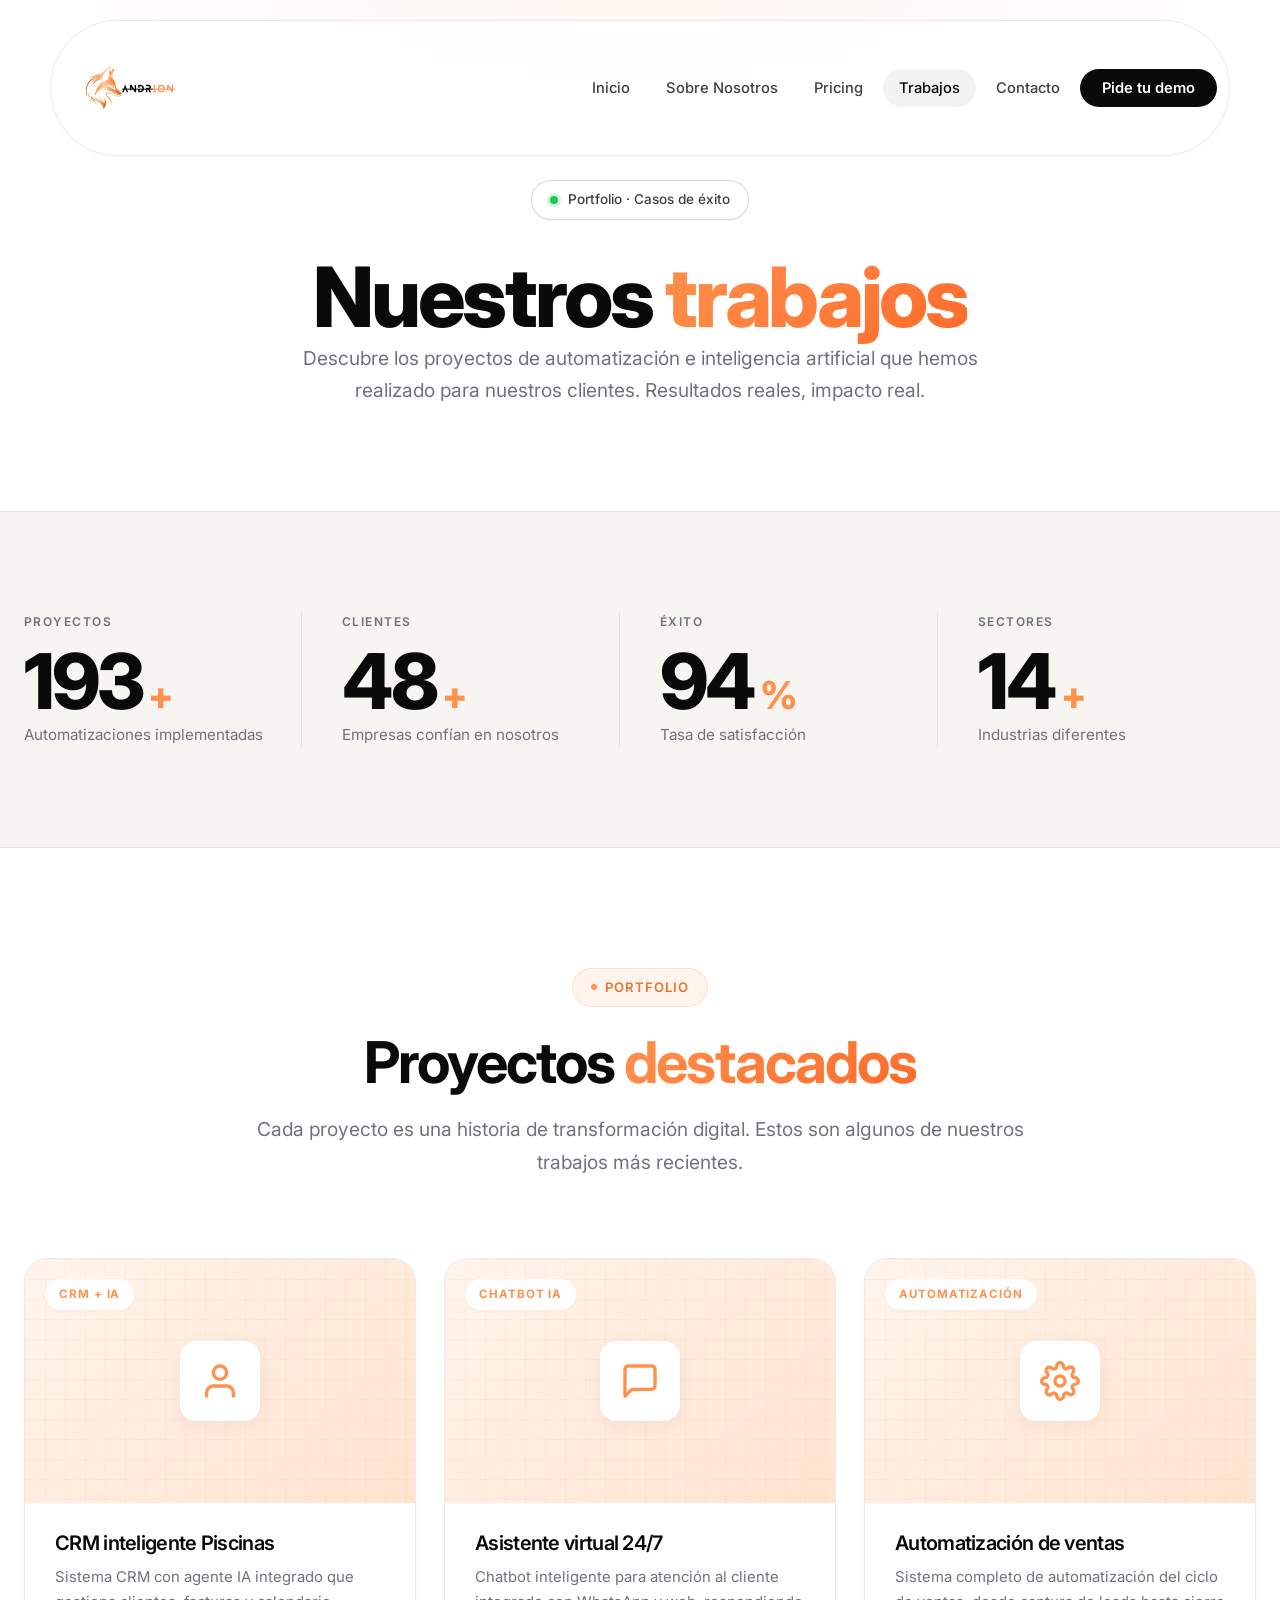
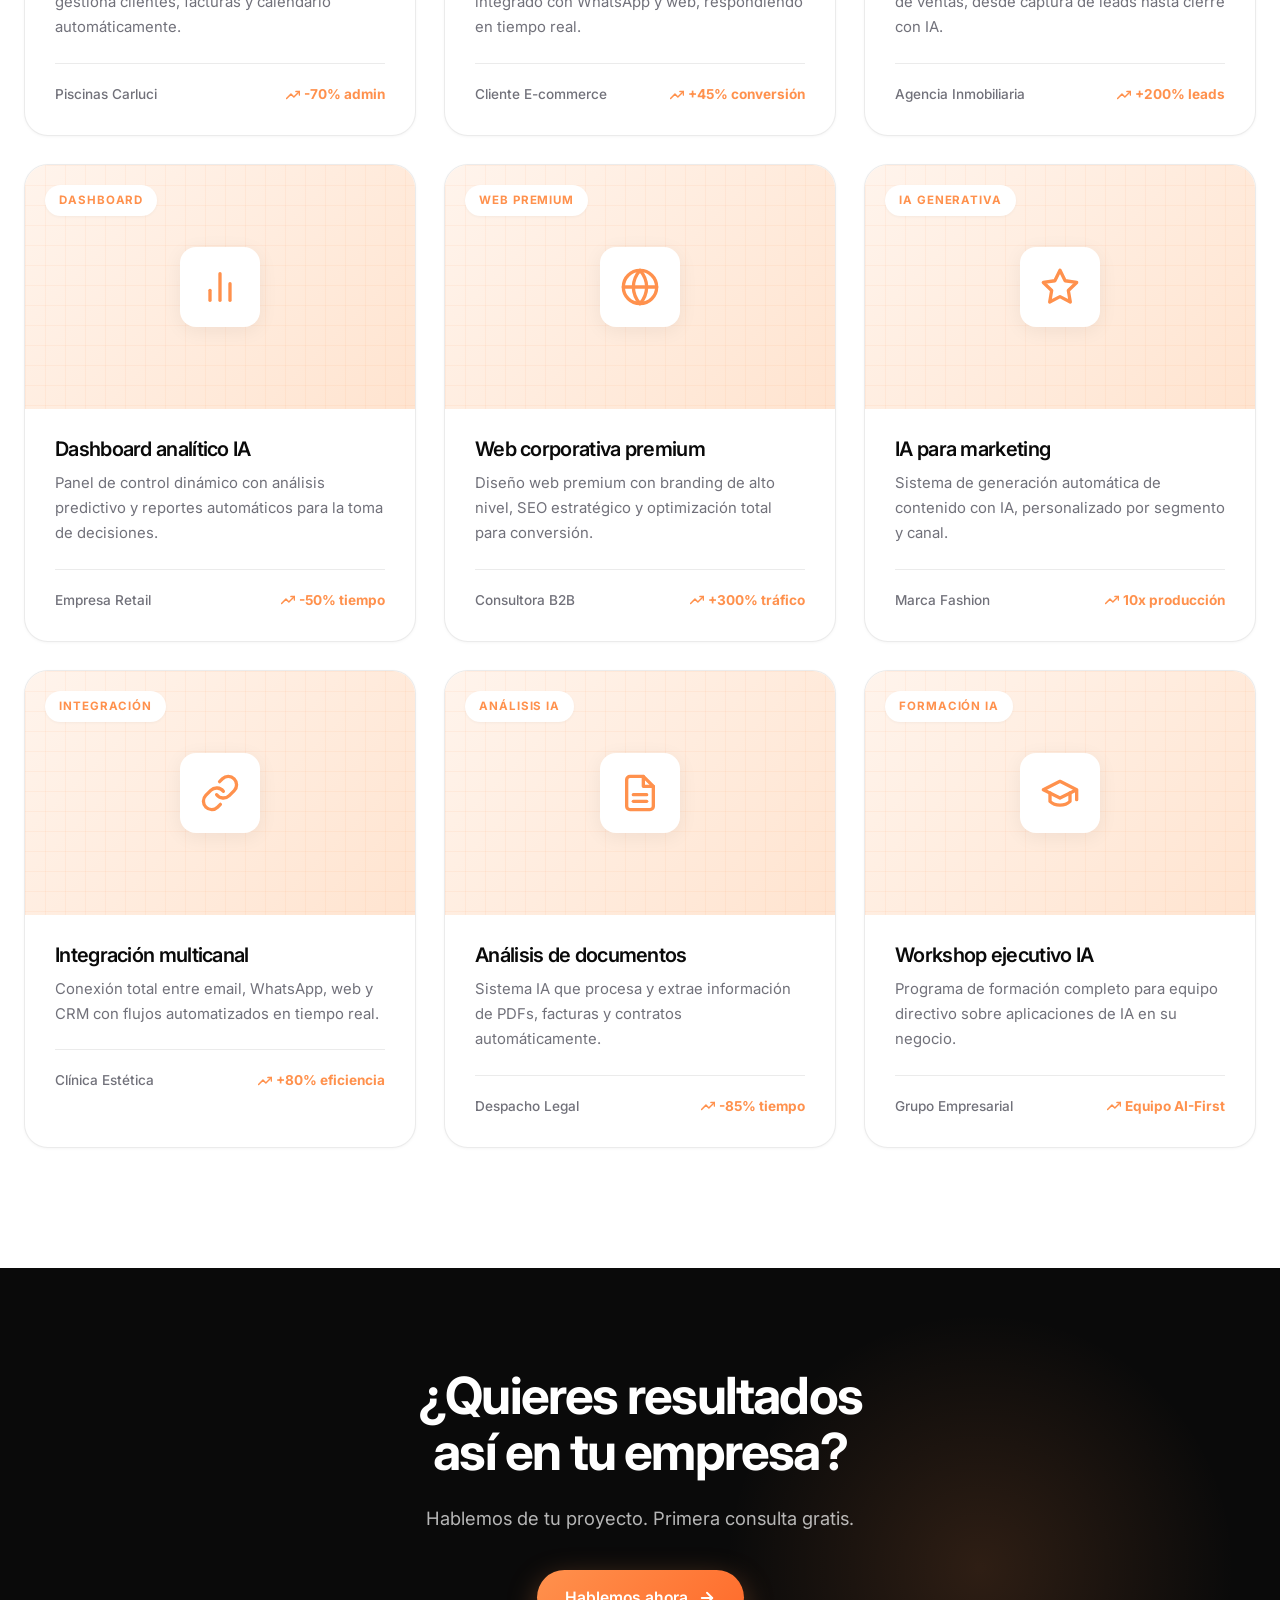
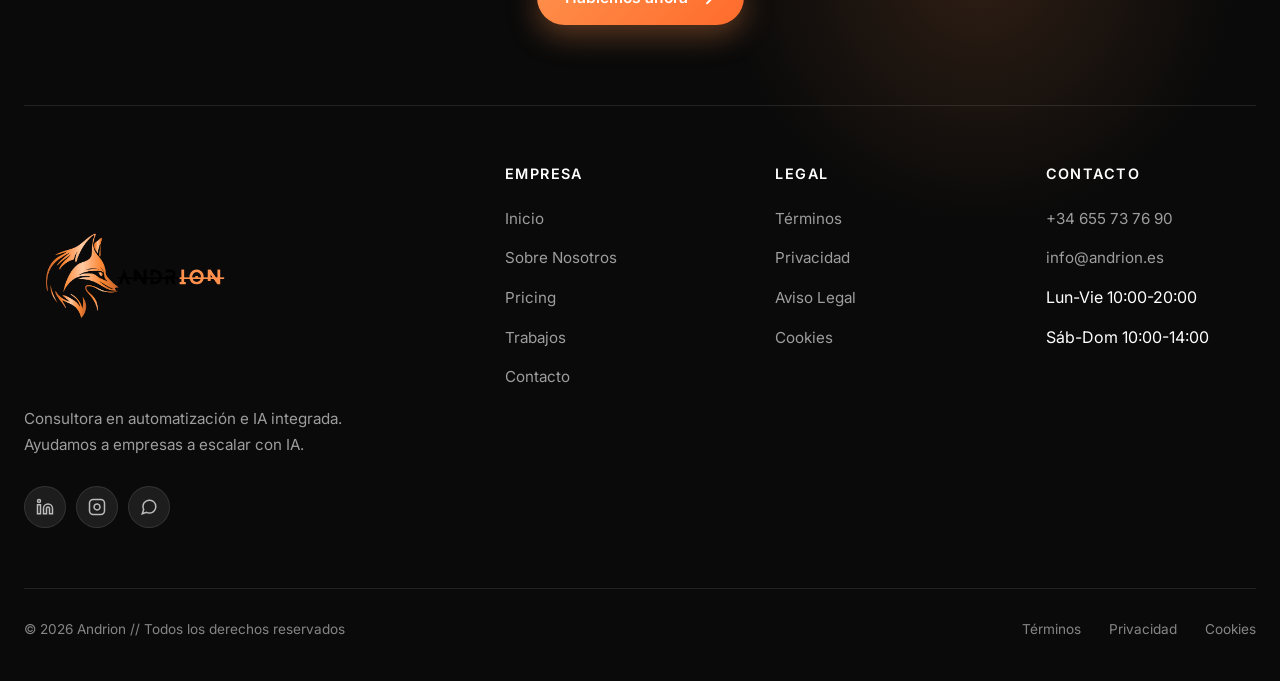
<file: andrion-web/trabajos.html>
<!DOCTYPE html>
<html lang="es">
<head>
    <meta charset="UTF-8">
    <meta name="viewport" content="width=device-width, initial-scale=1.0">
    <title>Trabajos y Casos de Éxito | Andrion AI Consulting</title>
    <meta name="description" content="Descubre los proyectos de automatización e IA que hemos realizado para nuestros clientes. Casos de éxito reales.">

    <link rel="preconnect" href="https://fonts.googleapis.com">
    <link rel="preconnect" href="https://fonts.gstatic.com" crossorigin>
    <link href="https://fonts.googleapis.com/css2?family=Inter:wght@400;500;600;700;800;900&display=swap" rel="stylesheet">
    <link rel="stylesheet" href="css/style.css">
</head>
<body>

    <!-- ============ NAVBAR ============ -->
    <nav class="navbar">
        <div class="nav-container">
            <a href="index.html" class="nav-logo">
    <img src="images/logo png definitivo andrion.png" 
         alt="Andrion" 
         class="nav-logo-img"
         style="height:110px; width:auto; display:block;">
</a>
            <button class="nav-toggle"><span></span><span></span><span></span></button>
            <ul class="nav-menu">
                <li><a href="index.html">Inicio</a></li>
                <li><a href="sobre-nosotros.html">Sobre Nosotros</a></li>
                <li><a href="pricing.html">Pricing</a></li>
                <li><a href="trabajos.html" class="active">Trabajos</a></li>
                <li><a href="contacto.html">Contacto</a></li>
                <li><a href="contacto.html" class="nav-cta">Pide tu demo</a></li>
            </ul>
        </div>
    </nav>

    <!-- =============================================================
         HERO TRABAJOS
         ============================================================= -->
    <section class="works-hero">
        <div class="container-sm">
            <div class="hero-badge" style="margin-top: 0;">
                <span class="dot-live"></span>
                <span>Portfolio · Casos de éxito</span>
            </div>
            <h1>Nuestros <span class="text-gradient">trabajos</span></h1>
            <p class="hero-desc">
                Descubre los proyectos de automatización e inteligencia artificial que hemos realizado
                para nuestros clientes. Resultados reales, impacto real.
            </p>
        </div>
    </section>

    <!-- =============================================================
         ESTADÍSTICAS
         ============================================================= -->
    <section class="stats-section">
        <div class="container">
            <div class="stats-grid">
                <div class="stat-item">
                    <div class="stat-label">Proyectos</div>
                    <div class="stat-number"><span data-count="200">0</span><span class="suffix">+</span></div>
                    <div class="stat-desc">Automatizaciones implementadas</div>
                </div>
                <div class="stat-item">
                    <div class="stat-label">Clientes</div>
                    <div class="stat-number"><span data-count="50">0</span><span class="suffix">+</span></div>
                    <div class="stat-desc">Empresas confían en nosotros</div>
                </div>
                <div class="stat-item">
                    <div class="stat-label">Éxito</div>
                    <div class="stat-number"><span data-count="98">0</span><span class="suffix">%</span></div>
                    <div class="stat-desc">Tasa de satisfacción</div>
                </div>
                <div class="stat-item">
                    <div class="stat-label">Sectores</div>
                    <div class="stat-number"><span data-count="15">0</span><span class="suffix">+</span></div>
                    <div class="stat-desc">Industrias diferentes</div>
                </div>
            </div>
        </div>
    </section>

    <!-- =============================================================
         GRID DE PROYECTOS
         Para añadir/quitar proyectos, edita los .work-card
         ============================================================= -->
    <section class="section">
        <div class="container">
            <div class="section-header fade-in">
                <span class="section-tag"><span class="dot"></span>Portfolio</span>
                <h2>Proyectos <span class="text-gradient">destacados</span></h2>
                <p>Cada proyecto es una historia de transformación digital. Estos son algunos de nuestros trabajos más recientes.</p>
            </div>

            <div class="works-grid">

                <!-- ============ PROYECTO 1 ============ -->
                <div class="work-card fade-in">
                    <div class="work-image">
                        <div class="work-tag">CRM + IA</div>
                        <div class="work-icon-wrap">
                            <svg xmlns="http://www.w3.org/2000/svg" viewBox="0 0 24 24" fill="none" stroke="currentColor" stroke-width="2" stroke-linecap="round" stroke-linejoin="round"><path d="M20 21v-2a4 4 0 0 0-4-4H8a4 4 0 0 0-4 4v2"></path><circle cx="12" cy="7" r="4"></circle></svg>
                        </div>
                    </div>
                    <div class="work-content">
                        <h3>CRM inteligente Piscinas</h3>
                        <p>Sistema CRM con agente IA integrado que gestiona clientes, facturas y calendario automáticamente.</p>
                        <div class="work-meta">
                            <span class="work-client">Piscinas Carluci</span>
                            <span class="work-result">
                                <svg xmlns="http://www.w3.org/2000/svg" viewBox="0 0 24 24" fill="none" stroke="currentColor" stroke-width="2.5" stroke-linecap="round" stroke-linejoin="round"><polyline points="23 6 13.5 15.5 8.5 10.5 1 18"></polyline><polyline points="17 6 23 6 23 12"></polyline></svg>
                                -70% admin
                            </span>
                        </div>
                    </div>
                </div>

                <!-- ============ PROYECTO 2 ============ -->
                <div class="work-card fade-in">
                    <div class="work-image">
                        <div class="work-tag">Chatbot IA</div>
                        <div class="work-icon-wrap">
                            <svg xmlns="http://www.w3.org/2000/svg" viewBox="0 0 24 24" fill="none" stroke="currentColor" stroke-width="2" stroke-linecap="round" stroke-linejoin="round"><path d="M21 15a2 2 0 0 1-2 2H7l-4 4V5a2 2 0 0 1 2-2h14a2 2 0 0 1 2 2z"></path></svg>
                        </div>
                    </div>
                    <div class="work-content">
                        <h3>Asistente virtual 24/7</h3>
                        <p>Chatbot inteligente para atención al cliente integrado con WhatsApp y web, respondiendo en tiempo real.</p>
                        <div class="work-meta">
                            <span class="work-client">Cliente E-commerce</span>
                            <span class="work-result">
                                <svg xmlns="http://www.w3.org/2000/svg" viewBox="0 0 24 24" fill="none" stroke="currentColor" stroke-width="2.5" stroke-linecap="round" stroke-linejoin="round"><polyline points="23 6 13.5 15.5 8.5 10.5 1 18"></polyline><polyline points="17 6 23 6 23 12"></polyline></svg>
                                +45% conversión
                            </span>
                        </div>
                    </div>
                </div>

                <!-- ============ PROYECTO 3 ============ -->
                <div class="work-card fade-in">
                    <div class="work-image">
                        <div class="work-tag">Automatización</div>
                        <div class="work-icon-wrap">
                            <svg xmlns="http://www.w3.org/2000/svg" viewBox="0 0 24 24" fill="none" stroke="currentColor" stroke-width="2" stroke-linecap="round" stroke-linejoin="round"><circle cx="12" cy="12" r="3"></circle><path d="M19.4 15a1.65 1.65 0 0 0 .33 1.82l.06.06a2 2 0 0 1 0 2.83 2 2 0 0 1-2.83 0l-.06-.06a1.65 1.65 0 0 0-1.82-.33 1.65 1.65 0 0 0-1 1.51V21a2 2 0 0 1-2 2 2 2 0 0 1-2-2v-.09A1.65 1.65 0 0 0 9 19.4a1.65 1.65 0 0 0-1.82.33l-.06.06a2 2 0 0 1-2.83 0 2 2 0 0 1 0-2.83l.06-.06a1.65 1.65 0 0 0 .33-1.82 1.65 1.65 0 0 0-1.51-1H3a2 2 0 0 1-2-2 2 2 0 0 1 2-2h.09A1.65 1.65 0 0 0 4.6 9a1.65 1.65 0 0 0-.33-1.82l-.06-.06a2 2 0 0 1 0-2.83 2 2 0 0 1 2.83 0l.06.06a1.65 1.65 0 0 0 1.82.33H9a1.65 1.65 0 0 0 1-1.51V3a2 2 0 0 1 2-2 2 2 0 0 1 2 2v.09a1.65 1.65 0 0 0 1 1.51 1.65 1.65 0 0 0 1.82-.33l.06-.06a2 2 0 0 1 2.83 0 2 2 0 0 1 0 2.83l-.06.06a1.65 1.65 0 0 0-.33 1.82V9a1.65 1.65 0 0 0 1.51 1H21a2 2 0 0 1 2 2 2 2 0 0 1-2 2h-.09a1.65 1.65 0 0 0-1.51 1z"></path></svg>
                        </div>
                    </div>
                    <div class="work-content">
                        <h3>Automatización de ventas</h3>
                        <p>Sistema completo de automatización del ciclo de ventas, desde captura de leads hasta cierre con IA.</p>
                        <div class="work-meta">
                            <span class="work-client">Agencia Inmobiliaria</span>
                            <span class="work-result">
                                <svg xmlns="http://www.w3.org/2000/svg" viewBox="0 0 24 24" fill="none" stroke="currentColor" stroke-width="2.5" stroke-linecap="round" stroke-linejoin="round"><polyline points="23 6 13.5 15.5 8.5 10.5 1 18"></polyline><polyline points="17 6 23 6 23 12"></polyline></svg>
                                +200% leads
                            </span>
                        </div>
                    </div>
                </div>

                <!-- ============ PROYECTO 4 ============ -->
                <div class="work-card fade-in">
                    <div class="work-image">
                        <div class="work-tag">Dashboard</div>
                        <div class="work-icon-wrap">
                            <svg xmlns="http://www.w3.org/2000/svg" viewBox="0 0 24 24" fill="none" stroke="currentColor" stroke-width="2" stroke-linecap="round" stroke-linejoin="round"><line x1="18" y1="20" x2="18" y2="10"></line><line x1="12" y1="20" x2="12" y2="4"></line><line x1="6" y1="20" x2="6" y2="14"></line></svg>
                        </div>
                    </div>
                    <div class="work-content">
                        <h3>Dashboard analítico IA</h3>
                        <p>Panel de control dinámico con análisis predictivo y reportes automáticos para la toma de decisiones.</p>
                        <div class="work-meta">
                            <span class="work-client">Empresa Retail</span>
                            <span class="work-result">
                                <svg xmlns="http://www.w3.org/2000/svg" viewBox="0 0 24 24" fill="none" stroke="currentColor" stroke-width="2.5" stroke-linecap="round" stroke-linejoin="round"><polyline points="23 6 13.5 15.5 8.5 10.5 1 18"></polyline><polyline points="17 6 23 6 23 12"></polyline></svg>
                                -50% tiempo
                            </span>
                        </div>
                    </div>
                </div>

                <!-- ============ PROYECTO 5 ============ -->
                <div class="work-card fade-in">
                    <div class="work-image">
                        <div class="work-tag">Web Premium</div>
                        <div class="work-icon-wrap">
                            <svg xmlns="http://www.w3.org/2000/svg" viewBox="0 0 24 24" fill="none" stroke="currentColor" stroke-width="2" stroke-linecap="round" stroke-linejoin="round"><circle cx="12" cy="12" r="10"></circle><line x1="2" y1="12" x2="22" y2="12"></line><path d="M12 2a15.3 15.3 0 0 1 4 10 15.3 15.3 0 0 1-4 10 15.3 15.3 0 0 1-4-10 15.3 15.3 0 0 1 4-10z"></path></svg>
                        </div>
                    </div>
                    <div class="work-content">
                        <h3>Web corporativa premium</h3>
                        <p>Diseño web premium con branding de alto nivel, SEO estratégico y optimización total para conversión.</p>
                        <div class="work-meta">
                            <span class="work-client">Consultora B2B</span>
                            <span class="work-result">
                                <svg xmlns="http://www.w3.org/2000/svg" viewBox="0 0 24 24" fill="none" stroke="currentColor" stroke-width="2.5" stroke-linecap="round" stroke-linejoin="round"><polyline points="23 6 13.5 15.5 8.5 10.5 1 18"></polyline><polyline points="17 6 23 6 23 12"></polyline></svg>
                                +300% tráfico
                            </span>
                        </div>
                    </div>
                </div>

                <!-- ============ PROYECTO 6 ============ -->
                <div class="work-card fade-in">
                    <div class="work-image">
                        <div class="work-tag">IA Generativa</div>
                        <div class="work-icon-wrap">
                            <svg xmlns="http://www.w3.org/2000/svg" viewBox="0 0 24 24" fill="none" stroke="currentColor" stroke-width="2" stroke-linecap="round" stroke-linejoin="round"><polygon points="12 2 15.09 8.26 22 9.27 17 14.14 18.18 21.02 12 17.77 5.82 21.02 7 14.14 2 9.27 8.91 8.26 12 2"></polygon></svg>
                        </div>
                    </div>
                    <div class="work-content">
                        <h3>IA para marketing</h3>
                        <p>Sistema de generación automática de contenido con IA, personalizado por segmento y canal.</p>
                        <div class="work-meta">
                            <span class="work-client">Marca Fashion</span>
                            <span class="work-result">
                                <svg xmlns="http://www.w3.org/2000/svg" viewBox="0 0 24 24" fill="none" stroke="currentColor" stroke-width="2.5" stroke-linecap="round" stroke-linejoin="round"><polyline points="23 6 13.5 15.5 8.5 10.5 1 18"></polyline><polyline points="17 6 23 6 23 12"></polyline></svg>
                                10x producción
                            </span>
                        </div>
                    </div>
                </div>

                <!-- ============ PROYECTO 7 ============ -->
                <div class="work-card fade-in">
                    <div class="work-image">
                        <div class="work-tag">Integración</div>
                        <div class="work-icon-wrap">
                            <svg xmlns="http://www.w3.org/2000/svg" viewBox="0 0 24 24" fill="none" stroke="currentColor" stroke-width="2" stroke-linecap="round" stroke-linejoin="round"><path d="M10 13a5 5 0 0 0 7.54.54l3-3a5 5 0 0 0-7.07-7.07l-1.72 1.71"></path><path d="M14 11a5 5 0 0 0-7.54-.54l-3 3a5 5 0 0 0 7.07 7.07l1.71-1.71"></path></svg>
                        </div>
                    </div>
                    <div class="work-content">
                        <h3>Integración multicanal</h3>
                        <p>Conexión total entre email, WhatsApp, web y CRM con flujos automatizados en tiempo real.</p>
                        <div class="work-meta">
                            <span class="work-client">Clínica Estética</span>
                            <span class="work-result">
                                <svg xmlns="http://www.w3.org/2000/svg" viewBox="0 0 24 24" fill="none" stroke="currentColor" stroke-width="2.5" stroke-linecap="round" stroke-linejoin="round"><polyline points="23 6 13.5 15.5 8.5 10.5 1 18"></polyline><polyline points="17 6 23 6 23 12"></polyline></svg>
                                +80% eficiencia
                            </span>
                        </div>
                    </div>
                </div>

                <!-- ============ PROYECTO 8 ============ -->
                <div class="work-card fade-in">
                    <div class="work-image">
                        <div class="work-tag">Análisis IA</div>
                        <div class="work-icon-wrap">
                            <svg xmlns="http://www.w3.org/2000/svg" viewBox="0 0 24 24" fill="none" stroke="currentColor" stroke-width="2" stroke-linecap="round" stroke-linejoin="round"><path d="M14 2H6a2 2 0 0 0-2 2v16a2 2 0 0 0 2 2h12a2 2 0 0 0 2-2V8z"></path><polyline points="14 2 14 8 20 8"></polyline><line x1="16" y1="13" x2="8" y2="13"></line><line x1="16" y1="17" x2="8" y2="17"></line></svg>
                        </div>
                    </div>
                    <div class="work-content">
                        <h3>Análisis de documentos</h3>
                        <p>Sistema IA que procesa y extrae información de PDFs, facturas y contratos automáticamente.</p>
                        <div class="work-meta">
                            <span class="work-client">Despacho Legal</span>
                            <span class="work-result">
                                <svg xmlns="http://www.w3.org/2000/svg" viewBox="0 0 24 24" fill="none" stroke="currentColor" stroke-width="2.5" stroke-linecap="round" stroke-linejoin="round"><polyline points="23 6 13.5 15.5 8.5 10.5 1 18"></polyline><polyline points="17 6 23 6 23 12"></polyline></svg>
                                -85% tiempo
                            </span>
                        </div>
                    </div>
                </div>

                <!-- ============ PROYECTO 9 ============ -->
                <div class="work-card fade-in">
                    <div class="work-image">
                        <div class="work-tag">Formación IA</div>
                        <div class="work-icon-wrap">
                            <svg xmlns="http://www.w3.org/2000/svg" viewBox="0 0 24 24" fill="none" stroke="currentColor" stroke-width="2" stroke-linecap="round" stroke-linejoin="round"><path d="M22 10v6M2 10l10-5 10 5-10 5z"></path><path d="M6 12v5c3 3 9 3 12 0v-5"></path></svg>
                        </div>
                    </div>
                    <div class="work-content">
                        <h3>Workshop ejecutivo IA</h3>
                        <p>Programa de formación completo para equipo directivo sobre aplicaciones de IA en su negocio.</p>
                        <div class="work-meta">
                            <span class="work-client">Grupo Empresarial</span>
                            <span class="work-result">
                                <svg xmlns="http://www.w3.org/2000/svg" viewBox="0 0 24 24" fill="none" stroke="currentColor" stroke-width="2.5" stroke-linecap="round" stroke-linejoin="round"><polyline points="23 6 13.5 15.5 8.5 10.5 1 18"></polyline><polyline points="17 6 23 6 23 12"></polyline></svg>
                                Equipo AI-First
                            </span>
                        </div>
                    </div>
                </div>

            </div>
        </div>
    </section>

    <!-- ============ FOOTER ============ -->
    <footer class="footer">
        <div class="container">
            <div class="footer-cta">
                <h2>¿Quieres resultados <br>así en tu empresa?</h2>
                <p>Hablemos de tu proyecto. Primera consulta gratis.</p>
                <div class="hero-buttons" style="justify-content: center;">
                    <a href="contacto.html" class="btn btn-primary">
                        Hablemos ahora
                        <svg xmlns="http://www.w3.org/2000/svg" viewBox="0 0 24 24" fill="none" stroke="currentColor" stroke-width="2.5" stroke-linecap="round" stroke-linejoin="round"><line x1="5" y1="12" x2="19" y2="12"></line><polyline points="12 5 19 12 12 19"></polyline></svg>
                    </a>
                </div>
            </div>
            <div class="footer-grid">
                <div class="footer-brand">
                    <a href="index.html" class="nav-logo">
    <img src="images/logo png definitivo andrion.png" 
         alt="Andrion" 
         class="nav-logo-img"
         style="height:220px; width:auto; display:block;">
</a>
                    <p>Consultora en automatización e IA integrada. Ayudamos a empresas a escalar con IA.</p>
                    <div class="footer-socials">
                        <a href="#"><svg xmlns="http://www.w3.org/2000/svg" viewBox="0 0 24 24" fill="none" stroke="currentColor" stroke-width="2"><path d="M16 8a6 6 0 0 1 6 6v7h-4v-7a2 2 0 0 0-2-2 2 2 0 0 0-2 2v7h-4v-7a6 6 0 0 1 6-6z"></path><rect x="2" y="9" width="4" height="12"></rect><circle cx="4" cy="4" r="2"></circle></svg></a>
                        <a href="#"><svg xmlns="http://www.w3.org/2000/svg" viewBox="0 0 24 24" fill="none" stroke="currentColor" stroke-width="2"><rect x="2" y="2" width="20" height="20" rx="5" ry="5"></rect><path d="M16 11.37A4 4 0 1 1 12.63 8 4 4 0 0 1 16 11.37z"></path><line x1="17.5" y1="6.5" x2="17.51" y2="6.5"></line></svg></a>
                        <a href="https://wa.link/kukgzl" target="_blank"><svg xmlns="http://www.w3.org/2000/svg" viewBox="0 0 24 24" fill="none" stroke="currentColor" stroke-width="2"><path d="M21 11.5a8.38 8.38 0 0 1-.9 3.8 8.5 8.5 0 0 1-7.6 4.7 8.38 8.38 0 0 1-3.8-.9L3 21l1.9-5.7a8.38 8.38 0 0 1-.9-3.8 8.5 8.5 0 0 1 4.7-7.6 8.38 8.38 0 0 1 3.8-.9h.5a8.48 8.48 0 0 1 8 8v.5z"></path></svg></a>
                    </div>
                </div>
                <div class="footer-col">
                    <h4>Empresa</h4>
                    <ul>
                        <li><a href="index.html">Inicio</a></li>
                        <li><a href="sobre-nosotros.html">Sobre Nosotros</a></li>
                        <li><a href="pricing.html">Pricing</a></li>
                        <li><a href="trabajos.html">Trabajos</a></li>
                        <li><a href="contacto.html">Contacto</a></li>
                    </ul>
                </div>
                <div class="footer-col">
                    <h4>Legal</h4>
                    <ul>
                        <li><a href="#">Términos</a></li>
                        <li><a href="#">Privacidad</a></li>
                        <li><a href="#">Aviso Legal</a></li>
                        <li><a href="#">Cookies</a></li>
                    </ul>
                </div>
                <div class="footer-col">
                    <h4>Contacto</h4>
                    <ul>
                        <li><a href="tel:+34655737690">+34 655 73 76 90</a></li>
                        <li><a href="mailto:info@andrion.es">info@andrion.es</a></li>
                        <li>Lun-Vie 10:00-20:00</li>
                        <li>Sáb-Dom 10:00-14:00</li>
                    </ul>
                </div>
            </div>
            <div class="footer-bottom">
                <div>© 2026 Andrion // Todos los derechos reservados</div>
                <div class="footer-legal">
                    <a href="#">Términos</a>
                    <a href="#">Privacidad</a>
                    <a href="#">Cookies</a>
                </div>
            </div>
        </div>
    </footer>

    <script src="js/script.js"></script>
</body>
</html>
</file>
<file: andrion-web/css/style.css>
/* =========================================================
   ANDRION AI CONSULTING - STYLESHEET PREMIUM (LIGHT)
   ---------------------------------------------------------
   Para cambiar los colores principales de marca,
   edita las variables en :root.
   ========================================================= */

/* ============ VARIABLES DE MARCA (EDITA AQUÍ LOS COLORES) ============ */
:root {
    /* Colores de marca */
    --brand: #ff914d;
    --brand-dark: #e67332;
    --brand-light: #ffb27a;
    --brand-soft: #fff4ec;
    --brand-gradient: linear-gradient(135deg, #ff914d 0%, #ff6b2b 100%);
    --brand-gradient-soft: linear-gradient(135deg, #fff4ec 0%, #ffe4d0 100%);

    /* Fondos claros */
    --bg: #ffffff;
    --bg-soft: #fafaf9;
    --bg-cream: #f7f5f2;
    --bg-card: #ffffff;

    /* Texto */
    --text: #0a0a0a;
    --text-soft: #3f3f46;
    --text-muted: #71717a;
    --text-light: #a1a1aa;

    /* Bordes */
    --border: rgba(10, 10, 10, 0.08);
    --border-strong: rgba(10, 10, 10, 0.15);

    /* Sombras */
    --shadow-sm: 0 1px 3px rgba(0,0,0,0.04);
    --shadow: 0 4px 20px rgba(0,0,0,0.06);
    --shadow-md: 0 10px 40px rgba(0,0,0,0.08);
    --shadow-lg: 0 20px 60px rgba(0,0,0,0.1);
    --shadow-brand: 0 20px 50px rgba(255,145,77,0.25);

    /* Tipografía */
    --font: 'Inter', -apple-system, BlinkMacSystemFont, sans-serif;
    --font-display: 'Inter', -apple-system, BlinkMacSystemFont, sans-serif;

    /* Radios */
    --r-sm: 10px;
    --r: 16px;
    --r-lg: 24px;
    --r-xl: 32px;

    /* Transición */
    --transition: all 0.3s cubic-bezier(0.4, 0, 0.2, 1);
}

/* ============ RESET ============ */
*, *::before, *::after {
    margin: 0;
    padding: 0;
    box-sizing: border-box;
}

html {
    scroll-behavior: smooth;
    scroll-padding-top: 120px;
}

body {
    font-family: var(--font);
    background: var(--bg);
    color: var(--text);
    line-height: 1.6;
    overflow-x: hidden;
    -webkit-font-smoothing: antialiased;
    -moz-osx-font-smoothing: grayscale;
}

a { color: inherit; text-decoration: none; transition: var(--transition); }
img { max-width: 100%; display: block; }
ul { list-style: none; }
button { font-family: inherit; cursor: pointer; border: none; background: none; }
svg { display: block; }

/* ============ TIPOGRAFÍA ============ */
h1, h2, h3, h4, h5, h6 {
    font-family: var(--font-display);
    font-weight: 700;
    line-height: 1.08;
    letter-spacing: -0.035em;
    color: var(--text);
}

h1 {
    font-size: clamp(2.5rem, 6.5vw, 5.5rem);
    font-weight: 800;
    letter-spacing: -0.04em;
}

h2 {
    font-size: clamp(2rem, 4.5vw, 3.75rem);
    font-weight: 700;
}

h3 {
    font-size: clamp(1.35rem, 2.2vw, 1.75rem);
    font-weight: 600;
}

h4 {
    font-size: 1.15rem;
    font-weight: 600;
}

p {
    font-size: 1.05rem;
    line-height: 1.7;
    color: var(--text-soft);
}

.accent { color: var(--brand); }

.text-gradient {
    background: linear-gradient(135deg, #ff914d 0%, #ff6b2b 100%);
    -webkit-background-clip: text;
    background-clip: text;
    -webkit-text-fill-color: transparent;
    color: transparent;
}

/* ============ UTILIDADES ============ */
.container {
    max-width: 1280px;
    margin: 0 auto;
    padding: 0 24px;
    position: relative;
}

.container-sm {
    max-width: 900px;
    margin: 0 auto;
    padding: 0 24px;
}

.section {
    padding: 120px 0;
    position: relative;
}

.section-tag {
    display: inline-flex;
    align-items: center;
    gap: 8px;
    padding: 8px 18px;
    background: var(--brand-soft);
    color: var(--brand-dark);
    border: 1px solid rgba(255,145,77,0.2);
    border-radius: 100px;
    font-size: 0.82rem;
    font-weight: 600;
    text-transform: uppercase;
    letter-spacing: 0.08em;
    margin-bottom: 24px;
}

.section-tag .dot {
    width: 6px;
    height: 6px;
    background: var(--brand);
    border-radius: 50%;
}

.section-header {
    text-align: center;
    max-width: 780px;
    margin: 0 auto 80px;
}

.section-header h2 {
    margin-bottom: 20px;
}

.section-header p {
    font-size: 1.2rem;
    color: var(--text-muted);
}

/* ============ NAVBAR (Flotante estilo Ethery) ============ */
.navbar {
    position: fixed;
    top: 20px;
    left: 50%;
    transform: translateX(-50%);
    z-index: 1000;
    width: calc(100% - 32px);
    max-width: 1180px;
    background: rgba(255, 255, 255, 0.8);
    backdrop-filter: blur(20px) saturate(180%);
    -webkit-backdrop-filter: blur(20px) saturate(180%);
    border: 1px solid var(--border);
    border-radius: 100px;
    padding: 12px 12px 12px 24px;
    box-shadow: var(--shadow-sm);
    transition: var(--transition);
}

.navbar.scrolled {
    box-shadow: var(--shadow);
}

.nav-container {
    display: flex;
    align-items: center;
    justify-content: space-between;
    gap: 30px;
}

.nav-logo {
    display: flex;
    align-items: center;
    gap: 10px;
    font-size: 1.1rem;
    font-weight: 800;
    letter-spacing: -0.02em;
    color: var(--text);
}

.nav-logo .logo-mark {
    width: 34px;
    height: 34px;
    background: var(--brand-gradient);
    border-radius: 10px;
    display: flex;
    align-items: center;
    justify-content: center;
    color: white;
    font-weight: 800;
    font-size: 1rem;
    box-shadow: 0 4px 16px rgba(255,145,77,0.35);
}

.nav-menu {
    display: flex;
    align-items: center;
    gap: 4px;
}

.nav-menu a {
    padding: 10px 16px;
    font-size: 0.92rem;
    font-weight: 500;
    color: var(--text-soft);
    border-radius: 100px;
    transition: var(--transition);
}

.nav-menu a:hover {
    color: var(--text);
    background: rgba(10,10,10,0.04);
}

.nav-menu a.active {
    color: var(--text);
    background: rgba(10,10,10,0.05);
}

.nav-cta {
    padding: 10px 22px !important;
    background: var(--text) !important;
    color: white !important;
    font-weight: 600 !important;
}

.nav-cta:hover {
    background: var(--brand) !important;
    transform: translateY(-1px);
    box-shadow: 0 8px 20px rgba(255,145,77,0.35);
}

.nav-toggle {
    display: none;
    flex-direction: column;
    gap: 5px;
    padding: 10px;
}

.nav-toggle span {
    width: 22px;
    height: 2px;
    background: var(--text);
    border-radius: 2px;
    transition: var(--transition);
}

.nav-toggle.active span:nth-child(1) { transform: rotate(45deg) translate(5px, 5px); }
.nav-toggle.active span:nth-child(2) { opacity: 0; }
.nav-toggle.active span:nth-child(3) { transform: rotate(-45deg) translate(5px, -5px); }

/* ============ BOTONES ============ */
.btn {
    display: inline-flex;
    align-items: center;
    gap: 10px;
    padding: 15px 28px;
    font-size: 0.98rem;
    font-weight: 600;
    border-radius: 100px;
    transition: var(--transition);
    cursor: pointer;
    border: none;
    font-family: inherit;
}

.btn svg { width: 18px; height: 18px; }

.btn-primary {
    background: var(--brand-gradient);
    color: white;
    box-shadow: 0 10px 30px rgba(255,145,77,0.35);
}

.btn-primary:hover {
    transform: translateY(-2px);
    box-shadow: 0 15px 40px rgba(255,145,77,0.5);
}

.btn-dark {
    background: var(--text);
    color: white;
}

.btn-dark:hover {
    background: var(--brand);
    transform: translateY(-2px);
}

.btn-ghost {
    background: white;
    color: var(--text);
    border: 1px solid var(--border-strong);
}

.btn-ghost:hover {
    background: var(--bg-cream);
    border-color: var(--brand);
    color: var(--brand);
}

/* ============ HERO ============ */
.hero {
    min-height: 100vh;
    display: flex;
    align-items: center;
    padding: 160px 24px 80px;
    position: relative;
    overflow: hidden;
    background:
        radial-gradient(ellipse 80% 50% at 50% 0%, rgba(255,145,77,0.08) 0%, transparent 60%),
        var(--bg);
}

.hero::before {
    content: '';
    position: absolute;
    inset: 0;
    background-image:
        linear-gradient(rgba(10,10,10,0.03) 1px, transparent 1px),
        linear-gradient(90deg, rgba(10,10,10,0.03) 1px, transparent 1px);
    background-size: 60px 60px;
    mask-image: radial-gradient(ellipse 80% 60% at center, black 10%, transparent 70%);
    -webkit-mask-image: radial-gradient(ellipse 80% 60% at center, black 10%, transparent 70%);
    pointer-events: none;
}

.hero-content {
    max-width: 1000px;
    margin: 0 auto;
    text-align: center;
    position: relative;
    z-index: 2;
}

.hero-badge {
    display: inline-flex;
    align-items: center;
    gap: 10px;
    padding: 8px 18px;
    background: white;
    border: 1px solid var(--border-strong);
    border-radius: 100px;
    font-size: 0.85rem;
    font-weight: 500;
    color: var(--text-soft);
    margin-bottom: 32px;
    box-shadow: var(--shadow-sm);
}

.hero-badge .dot-live {
    width: 8px;
    height: 8px;
    background: #22c55e;
    border-radius: 50%;
    box-shadow: 0 0 0 3px rgba(34,197,94,0.2);
    animation: pulse-dot 2s ease-in-out infinite;
}

@keyframes pulse-dot {
    0%, 100% { box-shadow: 0 0 0 3px rgba(34,197,94,0.2); }
    50% { box-shadow: 0 0 0 6px rgba(34,197,94,0.1); }
}

.hero h1 {
    margin-bottom: 28px;
}

.hero h1 .highlight {
    position: relative;
    display: inline-block;
    color: var(--brand);
}

.hero h1 .highlight::after {
    content: '';
    position: absolute;
    bottom: 5px;
    left: 0;
    width: 100%;
    height: 14px;
    background: rgba(255,145,77,0.2);
    z-index: -1;
    border-radius: 4px;
}

.hero-desc {
    font-size: 1.2rem;
    color: var(--text-muted);
    max-width: 680px;
    margin: 0 auto 44px;
}

.hero-buttons {
    display: flex;
    gap: 14px;
    justify-content: center;
    flex-wrap: wrap;
    margin-bottom: 60px;
}

/* Hero Social Proof */
.hero-proof {
    display: flex;
    align-items: center;
    justify-content: center;
    gap: 20px;
    margin-top: 40px;
    flex-wrap: wrap;
}

.hero-avatars {
    display: flex;
}

.hero-avatar {
    width: 42px;
    height: 42px;
    border-radius: 50%;
    background: var(--brand-gradient);
    border: 3px solid white;
    margin-left: -10px;
    display: flex;
    align-items: center;
    justify-content: center;
    color: white;
    font-weight: 700;
    font-size: 0.9rem;
    box-shadow: var(--shadow-sm);
}

.hero-avatar:first-child { margin-left: 0; }
.hero-avatar:nth-child(2) { background: linear-gradient(135deg, #3b82f6, #1e40af); }
.hero-avatar:nth-child(3) { background: linear-gradient(135deg, #a855f7, #7c3aed); }
.hero-avatar:nth-child(4) { background: linear-gradient(135deg, #10b981, #047857); }

.hero-proof-text {
    font-size: 0.9rem;
    color: var(--text-muted);
}

.hero-proof-text strong { color: var(--text); }

.hero-stars {
    display: flex;
    gap: 2px;
    color: var(--brand);
    margin-bottom: 4px;
}

/* ============ VISUAL MOCKUP (Estilo Ethery) ============ */
.mockup-wrap {
    max-width: 1000px;
    margin: 80px auto 0;
    position: relative;
}

.mockup-window {
    background: white;
    border: 1px solid var(--border);
    border-radius: var(--r-lg);
    box-shadow: var(--shadow-lg), 0 40px 80px rgba(255,145,77,0.15);
    overflow: hidden;
    position: relative;
}

.mockup-header {
    background: var(--bg-soft);
    padding: 14px 20px;
    border-bottom: 1px solid var(--border);
    display: flex;
    align-items: center;
    gap: 10px;
}

.mockup-dots {
    display: flex;
    gap: 6px;
}

.mockup-dots span {
    width: 12px;
    height: 12px;
    border-radius: 50%;
    background: #e5e5e5;
}

.mockup-dots span:nth-child(1) { background: #ff5f57; }
.mockup-dots span:nth-child(2) { background: #febc2e; }
.mockup-dots span:nth-child(3) { background: #28c840; }

.mockup-url {
    flex: 1;
    text-align: center;
    font-size: 0.8rem;
    color: var(--text-muted);
    padding: 6px 14px;
    background: white;
    border-radius: 6px;
    border: 1px solid var(--border);
    max-width: 300px;
    margin: 0 auto;
}

.mockup-body {
    padding: 40px;
    min-height: 380px;
    background:
        linear-gradient(135deg, #fff 0%, #fff4ec 100%);
}

/* Chat mockup inside */
.chat-mockup {
    max-width: 420px;
    margin: 0 auto;
}

.chat-message {
    display: flex;
    gap: 12px;
    margin-bottom: 16px;
    align-items: flex-start;
    opacity: 0;
    animation: fadeInChat 0.6s forwards;
}

.chat-message:nth-child(1) { animation-delay: 0.2s; }
.chat-message:nth-child(2) { animation-delay: 0.8s; }
.chat-message:nth-child(3) { animation-delay: 1.4s; }
.chat-message:nth-child(4) { animation-delay: 2.0s; }

@keyframes fadeInChat {
    to { opacity: 1; }
}

.chat-avatar {
    width: 36px;
    height: 36px;
    border-radius: 50%;
    background: var(--brand-gradient);
    display: flex;
    align-items: center;
    justify-content: center;
    color: white;
    flex-shrink: 0;
    box-shadow: 0 4px 12px rgba(255,145,77,0.3);
}

.chat-avatar svg { width: 18px; height: 18px; }

.chat-message.user .chat-avatar {
    background: var(--text);
    box-shadow: 0 4px 12px rgba(0,0,0,0.15);
}

.chat-bubble {
    padding: 12px 16px;
    border-radius: var(--r);
    font-size: 0.9rem;
    max-width: 80%;
    background: white;
    border: 1px solid var(--border);
    box-shadow: var(--shadow-sm);
}

.chat-message.user {
    flex-direction: row-reverse;
}

.chat-message.user .chat-bubble {
    background: var(--text);
    color: white;
    border: none;
}

.chat-bubble strong {
    display: block;
    font-size: 0.75rem;
    color: var(--brand);
    margin-bottom: 2px;
    text-transform: uppercase;
    letter-spacing: 0.05em;
}

.chat-message.user .chat-bubble strong {
    color: var(--brand-light);
}

/* ============ FEATURES / BENTO GRID ============ */
.bento-grid {
    display: grid;
    grid-template-columns: repeat(6, 1fr);
    gap: 24px;
    margin-top: 60px;
}

.bento {
    background: white;
    border: 1px solid var(--border);
    border-radius: var(--r-lg);
    padding: 40px;
    transition: var(--transition);
    position: relative;
    overflow: hidden;
    box-shadow: var(--shadow-sm);
}

.bento:hover {
    transform: translateY(-4px);
    box-shadow: var(--shadow-md);
    border-color: rgba(255,145,77,0.3);
}

.bento-lg { grid-column: span 4; grid-row: span 2; min-height: 440px; }
.bento-md { grid-column: span 3; min-height: 280px; }
.bento-sm { grid-column: span 2; min-height: 280px; }

.bento-icon {
    width: 52px;
    height: 52px;
    background: var(--brand-soft);
    color: var(--brand);
    border-radius: var(--r-sm);
    display: inline-flex;
    align-items: center;
    justify-content: center;
    margin-bottom: 24px;
    border: 1px solid rgba(255,145,77,0.15);
}

.bento-icon svg { width: 26px; height: 26px; }

.bento h3 {
    margin-bottom: 12px;
    font-size: 1.4rem;
}

.bento p {
    color: var(--text-muted);
    font-size: 0.98rem;
}

/* Bento visual content areas */
.bento-visual {
    margin-top: 32px;
    position: relative;
}

/* Workflow visual */
.workflow-nodes {
    display: flex;
    align-items: center;
    justify-content: space-between;
    gap: 12px;
    padding: 24px;
    background: var(--bg-cream);
    border-radius: var(--r);
    flex-wrap: wrap;
}

.workflow-node {
    flex: 1;
    min-width: 90px;
    padding: 14px 10px;
    background: white;
    border: 1px solid var(--border);
    border-radius: var(--r-sm);
    text-align: center;
    font-size: 0.75rem;
    font-weight: 600;
    color: var(--text);
    position: relative;
    box-shadow: var(--shadow-sm);
}

.workflow-node svg {
    width: 22px;
    height: 22px;
    margin: 0 auto 6px;
    color: var(--brand);
}

.workflow-arrow {
    color: var(--brand);
    opacity: 0.5;
}

.workflow-arrow svg { width: 16px; height: 16px; }

/* Dashboard visual */
.dashboard-visual {
    background: var(--bg-cream);
    border-radius: var(--r);
    padding: 20px;
    margin-top: 24px;
}

.dashboard-stats {
    display: grid;
    grid-template-columns: repeat(2, 1fr);
    gap: 12px;
    margin-bottom: 16px;
}

.dashboard-stat {
    background: white;
    padding: 14px;
    border-radius: var(--r-sm);
    border: 1px solid var(--border);
}

.dashboard-stat-label {
    font-size: 0.7rem;
    color: var(--text-muted);
    text-transform: uppercase;
    letter-spacing: 0.05em;
    margin-bottom: 4px;
}

.dashboard-stat-value {
    font-size: 1.3rem;
    font-weight: 700;
    color: var(--text);
}

.dashboard-stat-value .trend {
    font-size: 0.75rem;
    color: #22c55e;
    font-weight: 600;
    margin-left: 6px;
}

.dashboard-chart {
    height: 60px;
    background: white;
    border-radius: var(--r-sm);
    border: 1px solid var(--border);
    padding: 10px;
    display: flex;
    align-items: flex-end;
    gap: 6px;
}

.dashboard-bar {
    flex: 1;
    background: var(--brand-gradient);
    border-radius: 3px;
    opacity: 0.8;
}

/* Integrations visual */
.integrations-cloud {
    display: grid;
    grid-template-columns: repeat(5, 1fr);
    gap: 12px;
    margin-top: 24px;
}

.integration-logo {
    aspect-ratio: 1;
    background: white;
    border: 1px solid var(--border);
    border-radius: var(--r-sm);
    display: flex;
    align-items: center;
    justify-content: center;
    color: var(--text-muted);
    transition: var(--transition);
}

.integration-logo:hover {
    border-color: var(--brand);
    color: var(--brand);
    transform: translateY(-2px);
    box-shadow: var(--shadow-sm);
}

.integration-logo svg { width: 26px; height: 26px; }

/* ============ STATS SECTION (Estilo Proyectados) ============ */
.stats-section {
    padding: 100px 0;
    background: var(--bg-cream);
    border-top: 1px solid var(--border);
    border-bottom: 1px solid var(--border);
}

.stats-grid {
    display: grid;
    grid-template-columns: repeat(4, 1fr);
    gap: 40px;
}

.stat-item {
    text-align: left;
    padding-right: 30px;
    border-right: 1px solid var(--border);
}

.stat-item:last-child {
    border-right: none;
}

.stat-label {
    font-size: 0.75rem;
    color: var(--text-muted);
    text-transform: uppercase;
    letter-spacing: 0.12em;
    font-weight: 600;
    margin-bottom: 16px;
}

.stat-number {
    font-size: clamp(3rem, 6vw, 5rem);
    font-weight: 800;
    line-height: 0.9;
    letter-spacing: -0.04em;
    color: var(--text);
    margin-bottom: 8px;
    display: flex;
    align-items: baseline;
}

.stat-number .suffix {
    font-size: 0.5em;
    color: var(--brand);
    margin-left: 6px;
}

.stat-desc {
    font-size: 0.95rem;
    color: var(--text-muted);
    line-height: 1.5;
}

/* ============ PROCESS SECTION ============ */
.process-grid {
    display: grid;
    grid-template-columns: repeat(4, 1fr);
    gap: 24px;
    position: relative;
}

.process-card {
    background: white;
    border: 1px solid var(--border);
    border-radius: var(--r-lg);
    padding: 36px 28px;
    position: relative;
    transition: var(--transition);
}

.process-card:hover {
    transform: translateY(-4px);
    box-shadow: var(--shadow-md);
    border-color: rgba(255,145,77,0.3);
}

.process-number {
    font-size: 0.75rem;
    font-weight: 700;
    color: var(--brand);
    text-transform: uppercase;
    letter-spacing: 0.1em;
    margin-bottom: 12px;
}

.process-icon {
    width: 48px;
    height: 48px;
    background: var(--brand-soft);
    color: var(--brand);
    border-radius: var(--r-sm);
    display: flex;
    align-items: center;
    justify-content: center;
    margin-bottom: 20px;
}

.process-icon svg { width: 24px; height: 24px; }

.process-card h4 {
    margin-bottom: 10px;
}

.process-card p {
    font-size: 0.92rem;
    color: var(--text-muted);
}

/* ============ FOOTER ============ */
.footer {
    background: var(--text);
    color: white;
    padding: 100px 0 40px;
    position: relative;
    overflow: hidden;
}

.footer::before {
    content: '';
    position: absolute;
    top: 0;
    right: 0;
    width: 600px;
    height: 600px;
    background: radial-gradient(circle, rgba(255,145,77,0.15) 0%, transparent 60%);
    pointer-events: none;
}

.footer-cta {
    text-align: center;
    max-width: 700px;
    margin: 0 auto 80px;
    position: relative;
    z-index: 1;
}

.footer-cta h2 {
    color: white;
    margin-bottom: 24px;
    font-size: clamp(2rem, 4vw, 3.5rem);
}

.footer-cta p {
    color: rgba(255,255,255,0.7);
    font-size: 1.15rem;
    margin-bottom: 36px;
}

.footer-grid {
    display: grid;
    grid-template-columns: 2fr 1fr 1fr 1fr;
    gap: 60px;
    padding-top: 60px;
    border-top: 1px solid rgba(255,255,255,0.1);
    position: relative;
    z-index: 1;
}

.footer-brand .nav-logo {
    color: white;
    margin-bottom: 20px;
}

.footer-brand p {
    color: rgba(255,255,255,0.6);
    font-size: 0.95rem;
    max-width: 320px;
    margin-bottom: 28px;
}

.footer-socials {
    display: flex;
    gap: 10px;
}

.footer-socials a {
    width: 42px;
    height: 42px;
    display: flex;
    align-items: center;
    justify-content: center;
    background: rgba(255,255,255,0.08);
    border: 1px solid rgba(255,255,255,0.1);
    border-radius: 50%;
    color: rgba(255,255,255,0.7);
    transition: var(--transition);
}

.footer-socials a:hover {
    background: var(--brand);
    color: white;
    border-color: var(--brand);
    transform: translateY(-2px);
}

.footer-socials svg { width: 18px; height: 18px; }

.footer-col h4 {
    color: white;
    font-size: 0.9rem;
    text-transform: uppercase;
    letter-spacing: 0.1em;
    margin-bottom: 24px;
    font-weight: 600;
}

.footer-col ul li {
    margin-bottom: 14px;
}

.footer-col ul li a {
    color: rgba(255,255,255,0.6);
    font-size: 0.95rem;
}

.footer-col ul li a:hover { color: var(--brand); }

.footer-bottom {
    margin-top: 60px;
    padding-top: 30px;
    border-top: 1px solid rgba(255,255,255,0.1);
    display: flex;
    justify-content: space-between;
    align-items: center;
    flex-wrap: wrap;
    gap: 20px;
    font-size: 0.85rem;
    color: rgba(255,255,255,0.5);
    position: relative;
    z-index: 1;
}

.footer-legal {
    display: flex;
    gap: 28px;
    flex-wrap: wrap;
}

/* ============ ABOUT PAGE ============ */
.about-hero {
    padding: 180px 0 80px;
    text-align: center;
    background:
        radial-gradient(ellipse 80% 50% at 50% 0%, rgba(255,145,77,0.1) 0%, transparent 60%),
        var(--bg);
    position: relative;
    overflow: hidden;
}

.about-hero::before {
    content: '';
    position: absolute;
    inset: 0;
    background-image:
        linear-gradient(rgba(10,10,10,0.03) 1px, transparent 1px),
        linear-gradient(90deg, rgba(10,10,10,0.03) 1px, transparent 1px);
    background-size: 60px 60px;
    mask-image: radial-gradient(ellipse 80% 60% at center, black 10%, transparent 70%);
    -webkit-mask-image: radial-gradient(ellipse 80% 60% at center, black 10%, transparent 70%);
    pointer-events: none;
}

.about-story {
    max-width: 860px;
    margin: 0 auto;
}

.about-story p {
    font-size: 1.2rem;
    line-height: 1.8;
    margin-bottom: 28px;
    color: var(--text-soft);
}

.about-story p strong {
    color: var(--brand);
    font-weight: 600;
}

/* CEO Feature Card */
.ceo-card {
    display: grid;
    grid-template-columns: 1fr 1.3fr;
    gap: 60px;
    background: white;
    border: 1px solid var(--border);
    border-radius: var(--r-xl);
    padding: 60px;
    box-shadow: var(--shadow-md);
    align-items: center;
    margin-top: 60px;
    position: relative;
    overflow: hidden;
}

.ceo-card::before {
    content: '';
    position: absolute;
    top: 0;
    right: 0;
    width: 400px;
    height: 400px;
    background: radial-gradient(circle, rgba(255,145,77,0.08) 0%, transparent 60%);
    pointer-events: none;
}

.ceo-image {
    aspect-ratio: 3/4;
    background: var(--brand-gradient);
    border-radius: var(--r-lg);
    display: flex;
    align-items: center;
    justify-content: center;
    color: white;
    font-size: 7rem;
    font-weight: 800;
    box-shadow: var(--shadow-brand);
    position: relative;
    overflow: hidden;
}

.ceo-image::after {
    content: '';
    position: absolute;
    inset: 0;
    background: linear-gradient(180deg, transparent 50%, rgba(0,0,0,0.3));
}

.ceo-info {
    position: relative;
    z-index: 1;
}

.ceo-name {
    font-size: 2.2rem;
    margin-bottom: 8px;
}

.ceo-role {
    color: var(--brand);
    font-weight: 600;
    margin-bottom: 24px;
    font-size: 1.05rem;
}

.ceo-quote {
    padding: 24px 28px;
    background: var(--bg-cream);
    border-left: 4px solid var(--brand);
    border-radius: 0 var(--r) var(--r) 0;
    font-style: italic;
    color: var(--text-soft);
    font-size: 1.1rem;
    margin: 24px 0;
}

/* Team Grid */
.team-grid {
    display: grid;
    grid-template-columns: repeat(2, 1fr);
    gap: 30px;
    max-width: 900px;
    margin: 0 auto;
}

.team-card {
    background: white;
    border: 1px solid var(--border);
    border-radius: var(--r-lg);
    padding: 40px;
    text-align: center;
    transition: var(--transition);
    box-shadow: var(--shadow-sm);
}

.team-card:hover {
    transform: translateY(-6px);
    box-shadow: var(--shadow-md);
    border-color: rgba(255,145,77,0.3);
}

.team-avatar {
    width: 120px;
    height: 120px;
    border-radius: 50%;
    margin: 0 auto 24px;
    background: var(--brand-gradient);
    display: flex;
    align-items: center;
    justify-content: center;
    color: white;
    font-size: 2.5rem;
    font-weight: 800;
    box-shadow: var(--shadow-brand);
}

.team-card h3 {
    margin-bottom: 8px;
}

.team-role {
    color: var(--brand);
    font-weight: 500;
    font-size: 0.95rem;
}

/* Values Grid */
.values-grid {
    display: grid;
    grid-template-columns: repeat(4, 1fr);
    gap: 24px;
}

.value-card {
    padding: 36px 28px;
    background: white;
    border: 1px solid var(--border);
    border-radius: var(--r-lg);
    transition: var(--transition);
    box-shadow: var(--shadow-sm);
}

.value-card:hover {
    transform: translateY(-4px);
    border-color: var(--brand);
    box-shadow: var(--shadow-md);
}

.value-icon {
    width: 52px;
    height: 52px;
    background: var(--brand-soft);
    color: var(--brand);
    border-radius: var(--r-sm);
    display: flex;
    align-items: center;
    justify-content: center;
    margin-bottom: 24px;
}

.value-icon svg { width: 26px; height: 26px; }

.value-card h4 {
    margin-bottom: 12px;
    font-size: 1.15rem;
}

.value-card p {
    font-size: 0.92rem;
    color: var(--text-muted);
}

/* Guarantees */
.guarantees-grid {
    display: grid;
    grid-template-columns: repeat(3, 1fr);
    gap: 20px;
}

.guarantee-item {
    display: flex;
    align-items: center;
    gap: 16px;
    padding: 24px;
    background: white;
    border: 1px solid var(--border);
    border-radius: var(--r);
    transition: var(--transition);
    box-shadow: var(--shadow-sm);
}

.guarantee-item:hover {
    border-color: var(--brand);
    transform: translateX(4px);
    box-shadow: var(--shadow);
}

.guarantee-check {
    width: 36px;
    height: 36px;
    background: var(--brand-gradient);
    color: white;
    border-radius: 50%;
    display: flex;
    align-items: center;
    justify-content: center;
    flex-shrink: 0;
    box-shadow: 0 4px 12px rgba(255,145,77,0.35);
}

.guarantee-check svg { width: 18px; height: 18px; }

.guarantee-item span {
    font-weight: 600;
    font-size: 1rem;
    color: var(--text);
}

/* ============ PRICING PAGE ============ */
.pricing-hero {
    padding: 180px 0 60px;
    text-align: center;
    background:
        radial-gradient(ellipse 80% 50% at 50% 0%, rgba(255,145,77,0.08) 0%, transparent 60%),
        var(--bg);
    position: relative;
}

.pricing-grid {
    display: grid;
    grid-template-columns: repeat(3, 1fr);
    gap: 28px;
    margin-top: 60px;
}

.pricing-card {
    background: white;
    border: 1px solid var(--border);
    border-radius: var(--r-xl);
    padding: 48px 36px;
    position: relative;
    transition: var(--transition);
    box-shadow: var(--shadow-sm);
}

.pricing-card:hover {
    transform: translateY(-6px);
    box-shadow: var(--shadow-md);
    border-color: rgba(255,145,77,0.3);
}

.pricing-card.featured {
    background: var(--text);
    color: white;
    border-color: var(--text);
    transform: scale(1.03);
    box-shadow: var(--shadow-lg);
}

.pricing-card.featured::before {
    content: '';
    position: absolute;
    top: 0;
    right: 0;
    width: 300px;
    height: 300px;
    background: radial-gradient(circle, rgba(255,145,77,0.2) 0%, transparent 60%);
    pointer-events: none;
    border-radius: var(--r-xl);
}

.pricing-card.featured:hover {
    transform: scale(1.03) translateY(-6px);
}

.pricing-badge {
    position: absolute;
    top: -14px;
    left: 50%;
    transform: translateX(-50%);
    background: var(--brand-gradient);
    color: white;
    padding: 6px 18px;
    border-radius: 100px;
    font-size: 0.75rem;
    font-weight: 700;
    text-transform: uppercase;
    letter-spacing: 0.08em;
    box-shadow: 0 8px 20px rgba(255,145,77,0.4);
}

.pricing-name {
    font-size: 0.82rem;
    font-weight: 700;
    color: var(--brand);
    text-transform: uppercase;
    letter-spacing: 0.12em;
    margin-bottom: 16px;
}

.pricing-card.featured .pricing-name {
    color: var(--brand-light);
}

.pricing-price {
    font-size: 3.8rem;
    font-weight: 800;
    line-height: 1;
    letter-spacing: -0.04em;
    margin-bottom: 8px;
    color: var(--text);
    display: flex;
    align-items: baseline;
}

.pricing-card.featured .pricing-price {
    color: white;
}

.pricing-price .currency {
    font-size: 0.5em;
    font-weight: 600;
    color: var(--text-muted);
    margin-right: 4px;
}

.pricing-card.featured .pricing-price .currency {
    color: rgba(255,255,255,0.6);
}

.pricing-price .period {
    font-size: 0.25em;
    font-weight: 500;
    color: var(--text-muted);
    margin-left: 6px;
}

.pricing-card.featured .pricing-price .period {
    color: rgba(255,255,255,0.6);
}

.pricing-desc {
    color: var(--text-muted);
    font-size: 0.95rem;
    margin-bottom: 32px;
    padding-bottom: 32px;
    border-bottom: 1px solid var(--border);
    position: relative;
}

.pricing-card.featured .pricing-desc {
    color: rgba(255,255,255,0.7);
    border-bottom-color: rgba(255,255,255,0.15);
}

.pricing-features {
    margin-bottom: 36px;
    position: relative;
}

.pricing-features li {
    padding: 10px 0 10px 32px;
    position: relative;
    font-size: 0.95rem;
    color: var(--text-soft);
}

.pricing-card.featured .pricing-features li {
    color: rgba(255,255,255,0.85);
}

.pricing-features li::before {
    content: '';
    position: absolute;
    left: 0;
    top: 13px;
    width: 20px;
    height: 20px;
    background: var(--brand-soft);
    border-radius: 50%;
    background-image: url("data:image/svg+xml,%3Csvg xmlns='http://www.w3.org/2000/svg' width='12' height='12' viewBox='0 0 24 24' fill='none' stroke='%23ff914d' stroke-width='3' stroke-linecap='round' stroke-linejoin='round'%3E%3Cpolyline points='20 6 9 17 4 12'%3E%3C/polyline%3E%3C/svg%3E");
    background-repeat: no-repeat;
    background-position: center;
}

.pricing-card.featured .pricing-features li::before {
    background-color: rgba(255,145,77,0.15);
}

.pricing-card .btn {
    width: 100%;
    justify-content: center;
    position: relative;
}

.pricing-card.featured .btn-dark {
    background: var(--brand-gradient);
    color: white;
}

/* Services Detailed */
.services-grid {
    display: grid;
    grid-template-columns: repeat(2, 1fr);
    gap: 28px;
}

.service-detail {
    background: white;
    border: 1px solid var(--border);
    border-radius: var(--r-lg);
    padding: 44px;
    transition: var(--transition);
    box-shadow: var(--shadow-sm);
}

.service-detail:hover {
    transform: translateY(-4px);
    box-shadow: var(--shadow-md);
    border-color: rgba(255,145,77,0.3);
}

.service-detail-icon {
    width: 56px;
    height: 56px;
    background: var(--brand-gradient);
    color: white;
    border-radius: var(--r);
    display: flex;
    align-items: center;
    justify-content: center;
    margin-bottom: 24px;
    box-shadow: 0 10px 24px rgba(255,145,77,0.3);
}

.service-detail-icon svg { width: 28px; height: 28px; }

.service-detail h3 {
    margin-bottom: 14px;
}

.service-detail > p {
    color: var(--text-muted);
    margin-bottom: 24px;
}

.service-detail ul li {
    padding: 10px 0 10px 28px;
    position: relative;
    font-size: 0.93rem;
    color: var(--text-soft);
    border-bottom: 1px solid var(--border);
}

.service-detail ul li:last-child { border-bottom: none; }

.service-detail ul li::before {
    content: '';
    position: absolute;
    left: 0;
    top: 50%;
    transform: translateY(-50%);
    width: 16px;
    height: 2px;
    background: var(--brand);
    border-radius: 2px;
}

/* ============ WORKS PAGE ============ */
.works-hero {
    padding: 180px 0 60px;
    text-align: center;
    background:
        radial-gradient(ellipse 80% 50% at 50% 0%, rgba(255,145,77,0.08) 0%, transparent 60%),
        var(--bg);
    position: relative;
}

.works-grid {
    display: grid;
    grid-template-columns: repeat(3, 1fr);
    gap: 28px;
}

.work-card {
    background: white;
    border: 1px solid var(--border);
    border-radius: var(--r-lg);
    overflow: hidden;
    transition: var(--transition);
    box-shadow: var(--shadow-sm);
    cursor: pointer;
}

.work-card:hover {
    transform: translateY(-8px);
    box-shadow: var(--shadow-lg);
    border-color: rgba(255,145,77,0.3);
}

.work-image {
    aspect-ratio: 16/10;
    background: linear-gradient(135deg, #fff4ec 0%, #ffe4d0 100%);
    position: relative;
    overflow: hidden;
    display: flex;
    align-items: center;
    justify-content: center;
}

.work-image::before {
    content: '';
    position: absolute;
    inset: 0;
    background-image:
        linear-gradient(rgba(255,145,77,0.08) 1px, transparent 1px),
        linear-gradient(90deg, rgba(255,145,77,0.08) 1px, transparent 1px);
    background-size: 20px 20px;
}

.work-icon-wrap {
    width: 80px;
    height: 80px;
    background: white;
    border-radius: var(--r);
    display: flex;
    align-items: center;
    justify-content: center;
    color: var(--brand);
    box-shadow: var(--shadow);
    position: relative;
    z-index: 1;
}

.work-icon-wrap svg { width: 40px; height: 40px; }

.work-tag {
    position: absolute;
    top: 20px;
    left: 20px;
    padding: 6px 14px;
    background: white;
    border-radius: 100px;
    font-size: 0.72rem;
    font-weight: 700;
    color: var(--brand);
    text-transform: uppercase;
    letter-spacing: 0.08em;
    box-shadow: var(--shadow-sm);
    z-index: 2;
}

.work-content {
    padding: 30px;
}

.work-content h3 {
    margin-bottom: 10px;
    font-size: 1.25rem;
}

.work-content p {
    font-size: 0.93rem;
    color: var(--text-muted);
    margin-bottom: 22px;
}

.work-meta {
    display: flex;
    justify-content: space-between;
    align-items: center;
    padding-top: 20px;
    border-top: 1px solid var(--border);
}

.work-client {
    font-size: 0.85rem;
    color: var(--text-muted);
    font-weight: 500;
}

.work-result {
    font-size: 0.85rem;
    color: var(--brand);
    font-weight: 700;
    display: flex;
    align-items: center;
    gap: 4px;
}

.work-result svg { width: 14px; height: 14px; }

/* ============ CONTACT PAGE ============ */
.contact-hero {
    padding: 180px 0 60px;
    text-align: center;
    background:
        radial-gradient(ellipse 80% 50% at 50% 0%, rgba(255,145,77,0.08) 0%, transparent 60%),
        var(--bg);
    position: relative;
}

.contact-grid {
    display: grid;
    grid-template-columns: 1fr 1.3fr;
    gap: 50px;
    align-items: start;
}

.contact-info-wrap h3 {
    margin-bottom: 12px;
    font-size: 2rem;
}

.contact-info-wrap > p {
    color: var(--text-muted);
    margin-bottom: 36px;
}

.contact-item {
    display: flex;
    align-items: center;
    gap: 20px;
    padding: 24px;
    background: white;
    border: 1px solid var(--border);
    border-radius: var(--r);
    margin-bottom: 16px;
    transition: var(--transition);
    box-shadow: var(--shadow-sm);
}

.contact-item:hover {
    border-color: var(--brand);
    transform: translateX(6px);
    box-shadow: var(--shadow);
}

.contact-item-icon {
    width: 48px;
    height: 48px;
    min-width: 48px;
    background: var(--brand-soft);
    color: var(--brand);
    border-radius: var(--r-sm);
    display: flex;
    align-items: center;
    justify-content: center;
}

.contact-item-icon svg { width: 22px; height: 22px; }

.contact-item h4 {
    font-size: 0.78rem;
    color: var(--text-muted);
    text-transform: uppercase;
    letter-spacing: 0.1em;
    margin-bottom: 4px;
    font-weight: 600;
}

.contact-item p,
.contact-item a {
    font-size: 1.05rem;
    font-weight: 600;
    color: var(--text);
}

.contact-item a:hover { color: var(--brand); }

.hours-box {
    background: var(--text);
    color: white;
    padding: 32px;
    border-radius: var(--r);
    margin-top: 20px;
    position: relative;
    overflow: hidden;
}

.hours-box::before {
    content: '';
    position: absolute;
    top: 0;
    right: 0;
    width: 250px;
    height: 250px;
    background: radial-gradient(circle, rgba(255,145,77,0.15) 0%, transparent 60%);
    pointer-events: none;
}

.hours-box h4 {
    display: flex;
    align-items: center;
    gap: 10px;
    color: white;
    margin-bottom: 20px;
    font-size: 1rem;
    text-transform: uppercase;
    letter-spacing: 0.08em;
    position: relative;
}

.hours-box h4 svg {
    width: 18px;
    height: 18px;
    color: var(--brand);
}

.hour-row {
    display: flex;
    justify-content: space-between;
    padding: 10px 0;
    font-size: 0.95rem;
    color: rgba(255,255,255,0.7);
    border-bottom: 1px solid rgba(255,255,255,0.08);
    position: relative;
}

.hour-row:last-child { border-bottom: none; }

.hour-row span:last-child {
    color: white;
    font-weight: 600;
}

/* Contact Form */
.contact-form {
    background: white;
    padding: 50px 44px;
    border: 1px solid var(--border);
    border-radius: var(--r-xl);
    box-shadow: var(--shadow-md);
    position: relative;
    overflow: hidden;
}

.contact-form::before {
    content: '';
    position: absolute;
    top: 0;
    right: 0;
    width: 400px;
    height: 400px;
    background: radial-gradient(circle, rgba(255,145,77,0.05) 0%, transparent 60%);
    pointer-events: none;
}

.contact-form h3 {
    margin-bottom: 10px;
    position: relative;
}

.contact-form > p {
    color: var(--text-muted);
    margin-bottom: 32px;
    position: relative;
}

.form-group {
    margin-bottom: 20px;
    position: relative;
}

.form-group label {
    display: block;
    margin-bottom: 8px;
    font-size: 0.85rem;
    font-weight: 600;
    color: var(--text);
}

.form-group input,
.form-group textarea,
.form-group select {
    width: 100%;
    padding: 14px 18px;
    background: var(--bg-soft);
    border: 1px solid var(--border);
    border-radius: var(--r-sm);
    font-size: 0.98rem;
    font-family: inherit;
    color: var(--text);
    transition: var(--transition);
}

.form-group input:focus,
.form-group textarea:focus,
.form-group select:focus {
    outline: none;
    background: white;
    border-color: var(--brand);
    box-shadow: 0 0 0 3px rgba(255,145,77,0.1);
}

.form-group textarea {
    resize: vertical;
    min-height: 130px;
}

.form-group input::placeholder,
.form-group textarea::placeholder {
    color: var(--text-light);
}

.form-row {
    display: grid;
    grid-template-columns: 1fr 1fr;
    gap: 20px;
}

/* ============ ANIMATIONS ============ */
.fade-in {
    opacity: 0;
    transform: translateY(30px);
    transition: opacity 0.8s, transform 0.8s;
}

.fade-in.visible {
    opacity: 1;
    transform: translateY(0);
}

/* ============ RESPONSIVE ============ */
/* =========================================================
   ============ RESPONSIVE DESIGN ============
   Breakpoints:
   - 1024px: Tablets y portátiles pequeños
   - 768px:  Tablets verticales
   - 640px:  Móviles grandes
   - 480px:  Móviles pequeños
   ========================================================= */

/* ============ TABLETS Y PORTÁTILES PEQUEÑOS (≤ 1024px) ============ */
@media (max-width: 1024px) {
    .container { padding: 0 28px; }

    .bento-grid {
        grid-template-columns: repeat(4, 1fr);
        gap: 20px;
    }
    .bento-lg { grid-column: span 4; min-height: auto; }
    .bento-md, .bento-sm { grid-column: span 2; }

    .pricing-grid,
    .works-grid,
    .stats-grid,
    .values-grid,
    .process-grid {
        grid-template-columns: repeat(2, 1fr);
    }

    .stat-item {
        border-right: none;
        padding-right: 0;
        padding-bottom: 30px;
        border-bottom: 1px solid var(--border);
    }
    .stat-item:nth-last-child(-n+2) {
        padding-bottom: 0;
        border-bottom: none;
    }

    .services-grid,
    .ceo-card,
    .contact-grid,
    .footer-grid {
        grid-template-columns: 1fr;
        gap: 40px;
    }

    .ceo-card { padding: 40px; }
    .ceo-image { max-width: 320px; margin: 0 auto; }

    .pricing-card.featured { transform: none; }
    .pricing-card.featured:hover { transform: translateY(-6px); }

    .guarantees-grid { grid-template-columns: repeat(2, 1fr); }

    /* Integraciones */
    .container > div[style*="grid-template-columns: repeat(8"] {
        grid-template-columns: repeat(6, 1fr) !important;
    }

    .footer-grid { gap: 40px; }
}

/* ============ TABLETS VERTICALES (≤ 768px) ============ */
@media (max-width: 768px) {
    /* Navbar móvil */
    .navbar {
        top: 12px;
        width: calc(100% - 24px);
        padding: 10px 10px 10px 20px;
    }

    .nav-logo { font-size: 1rem; }
    .nav-logo .logo-mark { width: 32px; height: 32px; }

    .nav-menu {
        position: fixed;
        top: 78px;
        left: 12px;
        right: 12px;
        background: white;
        border: 1px solid var(--border);
        border-radius: var(--r-lg);
        padding: 16px;
        flex-direction: column;
        gap: 4px;
        box-shadow: var(--shadow-lg);
        transform: translateY(-20px);
        opacity: 0;
        pointer-events: none;
        transition: var(--transition);
        max-height: calc(100vh - 100px);
        overflow-y: auto;
    }

    .nav-menu.active {
        transform: translateY(0);
        opacity: 1;
        pointer-events: auto;
    }

    .nav-menu li { width: 100%; }
    .nav-menu a {
        width: 100%;
        text-align: center;
        padding: 14px 16px;
        font-size: 1rem;
    }

    .nav-cta {
        margin-top: 8px;
    }

    .nav-toggle { display: flex; }

    /* Espaciados generales */
    .section { padding: 70px 0; }
    .container { padding: 0 20px; }

    /* Tipografía adaptada */
    h1 { font-size: clamp(2rem, 8vw, 2.8rem); }
    h2 { font-size: clamp(1.7rem, 6vw, 2.4rem); }
    h3 { font-size: clamp(1.2rem, 4.5vw, 1.4rem); }
    p { font-size: 1rem; }

    .section-header { margin-bottom: 50px; }
    .section-header p { font-size: 1.05rem; }

    /* Hero */
    .hero {
        padding: 110px 16px 60px;
        min-height: auto;
    }

    .hero-badge {
        font-size: 0.78rem;
        padding: 7px 14px;
        margin-bottom: 24px;
    }

    .hero-desc {
        font-size: 1.05rem;
        margin-bottom: 32px;
    }

    .hero h1 .highlight::after {
        height: 10px;
        bottom: 3px;
    }

    .hero-buttons {
        flex-direction: column;
        width: 100%;
        gap: 12px;
    }
    .hero-buttons .btn {
        width: 100%;
        justify-content: center;
        padding: 16px 24px;
    }

    /* Hero proof */
    .hero-proof {
        flex-direction: column;
        gap: 14px;
        text-align: center;
    }

    /* Mockup */
    .mockup-wrap { margin: 50px auto 0; }
    .mockup-header { padding: 12px 16px; }
    .mockup-url {
        font-size: 0.7rem;
        max-width: 180px;
    }
    .mockup-body {
        padding: 24px 16px;
        min-height: 280px;
    }
    .chat-bubble {
        font-size: 0.85rem;
        padding: 10px 14px;
    }
    .chat-avatar { width: 32px; height: 32px; }

    /* Stats */
    .stats-section { padding: 70px 0; }
    .stats-grid {
        grid-template-columns: 1fr 1fr;
        gap: 30px;
    }
    .stat-item {
        padding-bottom: 0;
        border-bottom: none;
        text-align: center;
    }
    .stat-number { font-size: clamp(2.5rem, 9vw, 3.5rem); justify-content: center; }
    .stat-label { font-size: 0.7rem; }
    .stat-desc { font-size: 0.85rem; }

    /* Bento grid */
    .bento-grid,
    .pricing-grid,
    .works-grid,
    .values-grid,
    .process-grid,
    .services-grid,
    .guarantees-grid,
    .team-grid,
    .footer-grid,
    .form-row {
        grid-template-columns: 1fr;
        gap: 18px;
    }

    .bento-lg, .bento-md, .bento-sm {
        grid-column: span 1;
        min-height: auto;
        padding: 32px 28px;
    }

    .bento h3 { font-size: 1.25rem; }
    .bento-icon { width: 46px; height: 46px; margin-bottom: 20px; }
    .bento-icon svg { width: 22px; height: 22px; }

    /* Workflow nodes en bento */
    .workflow-nodes {
        padding: 18px;
        gap: 8px;
    }
    .workflow-node {
        min-width: 70px;
        padding: 10px 6px;
        font-size: 0.7rem;
    }
    .workflow-arrow svg { width: 12px; height: 12px; }

    /* Dashboard visual */
    .dashboard-stats { gap: 8px; }
    .dashboard-stat { padding: 12px; }
    .dashboard-stat-value { font-size: 1.1rem; }

    /* Integraciones */
    .container > div[style*="grid-template-columns: repeat(8"] {
        grid-template-columns: repeat(4, 1fr) !important;
        gap: 14px !important;
    }
    .integration-logo svg { width: 22px; height: 22px; }

    /* About */
    .about-hero { padding: 130px 0 50px; }
    .about-story p { font-size: 1.05rem; line-height: 1.7; }

    /* CEO Card */
    .ceo-card {
        padding: 32px 24px;
        gap: 28px;
        border-radius: var(--r-lg);
    }
    .ceo-image {
        max-width: 220px;
        font-size: 5rem;
    }
    .ceo-name { font-size: 1.7rem; }
    .ceo-quote {
        padding: 18px 20px;
        font-size: 1rem;
    }

    /* Team */
    .team-card { padding: 32px 24px; }
    .team-avatar {
        width: 100px;
        height: 100px;
        font-size: 2rem;
    }

    /* Values */
    .value-card { padding: 28px 24px; }

    /* Guarantees */
    .guarantee-item { padding: 20px; }
    .guarantee-item span { font-size: 0.95rem; }

    /* Pricing */
    .pricing-hero { padding: 130px 0 40px; }
    .pricing-card {
        padding: 40px 28px;
        border-radius: var(--r-lg);
    }
    .pricing-card.featured {
        transform: none;
    }
    .pricing-card.featured:hover {
        transform: translateY(-6px);
    }
    .pricing-price { font-size: 3rem; }
    .pricing-features li {
        font-size: 0.92rem;
        padding-left: 30px;
    }

    /* Process cards */
    .process-card { padding: 32px 24px; }

    /* Services detail */
    .service-detail { padding: 36px 28px; }

    /* Works */
    .works-hero { padding: 130px 0 40px; }
    .work-content { padding: 24px; }
    .work-content h3 { font-size: 1.15rem; }
    .work-meta {
        flex-direction: column;
        align-items: flex-start;
        gap: 10px;
    }

    /* Contact */
    .contact-hero { padding: 130px 0 40px; }
    .contact-grid { gap: 32px; }
    .contact-info-wrap h3 { font-size: 1.7rem; }
    .contact-item {
        padding: 20px;
        gap: 16px;
    }
    .contact-item-icon {
        width: 42px;
        height: 42px;
        min-width: 42px;
    }
    .contact-item p,
    .contact-item a { font-size: 0.98rem; }

    .hours-box { padding: 26px 22px; }
    .hour-row { font-size: 0.9rem; padding: 8px 0; }

    /* Form */
    .contact-form {
        padding: 36px 24px;
        border-radius: var(--r-lg);
    }
    .form-group input,
    .form-group textarea,
    .form-group select {
        padding: 13px 16px;
        font-size: 1rem; /* Mínimo 16px para evitar zoom en iOS */
    }

    /* Footer */
    .footer { padding: 70px 0 30px; }
    .footer-cta { margin-bottom: 50px; }
    .footer-cta h2 { font-size: clamp(1.8rem, 6vw, 2.4rem); }
    .footer-cta p { font-size: 1rem; }

    .footer-grid {
        gap: 36px;
        padding-top: 50px;
        text-align: center;
    }
    .footer-brand p { margin: 0 auto 24px; }
    .footer-socials { justify-content: center; }
    .footer-col h4 { margin-bottom: 16px; }

    .footer-bottom {
        flex-direction: column;
        text-align: center;
        gap: 14px;
        margin-top: 40px;
    }
    .footer-legal { justify-content: center; gap: 20px; }
}

/* ============ MÓVILES GRANDES (≤ 640px) ============ */
@media (max-width: 640px) {
    .container { padding: 0 16px; }
    .container-sm { padding: 0 16px; }

    .stats-grid {
        grid-template-columns: 1fr;
        gap: 24px;
    }
    .stat-item {
        padding-bottom: 24px;
        border-bottom: 1px solid var(--border);
    }
    .stat-item:last-child {
        padding-bottom: 0;
        border-bottom: none;
    }

    /* Integraciones más compactas */
    .container > div[style*="grid-template-columns: repeat(8"] {
        grid-template-columns: repeat(3, 1fr) !important;
    }
}

/* ============ MÓVILES PEQUEÑOS (≤ 480px) ============ */
@media (max-width: 480px) {
    h1 { font-size: clamp(1.8rem, 9vw, 2.4rem); }
    h2 { font-size: clamp(1.5rem, 7vw, 2rem); }

    /* Navbar */
    .navbar { padding: 8px 8px 8px 16px; }
    .nav-logo span { display: none; } /* Solo el logo cuadrado */

    /* Hero */
    .hero { padding: 100px 14px 50px; }
    .hero-badge {
        font-size: 0.72rem;
        padding: 6px 12px;
    }
    .hero-badge span:last-child {
        max-width: 220px;
        text-align: left;
    }

    /* Mockup más compacto */
    .mockup-body { padding: 20px 12px; min-height: 240px; }
    .chat-message { gap: 8px; margin-bottom: 12px; }
    .chat-bubble {
        font-size: 0.8rem;
        padding: 9px 12px;
    }
    .chat-avatar { width: 28px; height: 28px; }
    .chat-avatar svg { width: 14px; height: 14px; }

    /* Hero proof avatares */
    .hero-avatar {
        width: 36px;
        height: 36px;
        font-size: 0.78rem;
    }

    /* Bento padding más compacto */
    .bento-lg, .bento-md, .bento-sm,
    .pricing-card,
    .service-detail,
    .process-card,
    .value-card,
    .team-card,
    .work-content {
        padding: 28px 22px;
    }

    /* CEO image más pequeña */
    .ceo-image {
        max-width: 180px;
        font-size: 4rem;
    }

    /* Pricing */
    .pricing-price { font-size: 2.6rem; }
    .pricing-card { padding: 36px 22px; }

    /* Process numbers */
    .process-number { font-size: 0.7rem; }

    /* Form */
    .contact-form { padding: 30px 20px; }
    .form-group label { font-size: 0.82rem; }

    /* Buttons full width adaptados */
    .btn {
        padding: 14px 22px;
        font-size: 0.92rem;
    }

    /* Integraciones aún más compactas */
    .container > div[style*="grid-template-columns: repeat(8"] {
        grid-template-columns: repeat(4, 1fr) !important;
        gap: 10px !important;
    }
    .integration-logo svg { width: 20px; height: 20px; }

    /* Stats */
    .stat-number { font-size: 2.8rem; }

    /* Footer */
    .footer { padding: 60px 0 24px; }
    .footer-cta { margin-bottom: 40px; }
}

/* ============ MEJORAS DE ACCESIBILIDAD MÓVIL ============ */
@media (max-width: 768px) {
    /* Mejor área de toque para enlaces */
    .nav-menu a,
    .footer-col ul li a,
    .btn {
        min-height: 44px;
        display: inline-flex;
        align-items: center;
        justify-content: center;
    }

    /* Evitar scroll horizontal */
    body { overflow-x: hidden; }

    /* Imágenes responsive seguras */
    img, svg { max-width: 100%; height: auto; }

    /* Mejor scroll en formularios */
    .form-group input,
    .form-group textarea,
    .form-group select {
       font-size: 16px; /* Previene zoom automático en iOS */
    }
}

/* ========== LOGO IMAGEN ========== */
.nav-logo-img {
    height: 75px;
    width: auto;
    display: block;
    object-fit: contain;
}

.footer-logo-img {
    height: 75px;
    width: auto;
    display: block;
    object-fit: contain;
}

.logo-mark {
    display: none;
}
</file>
